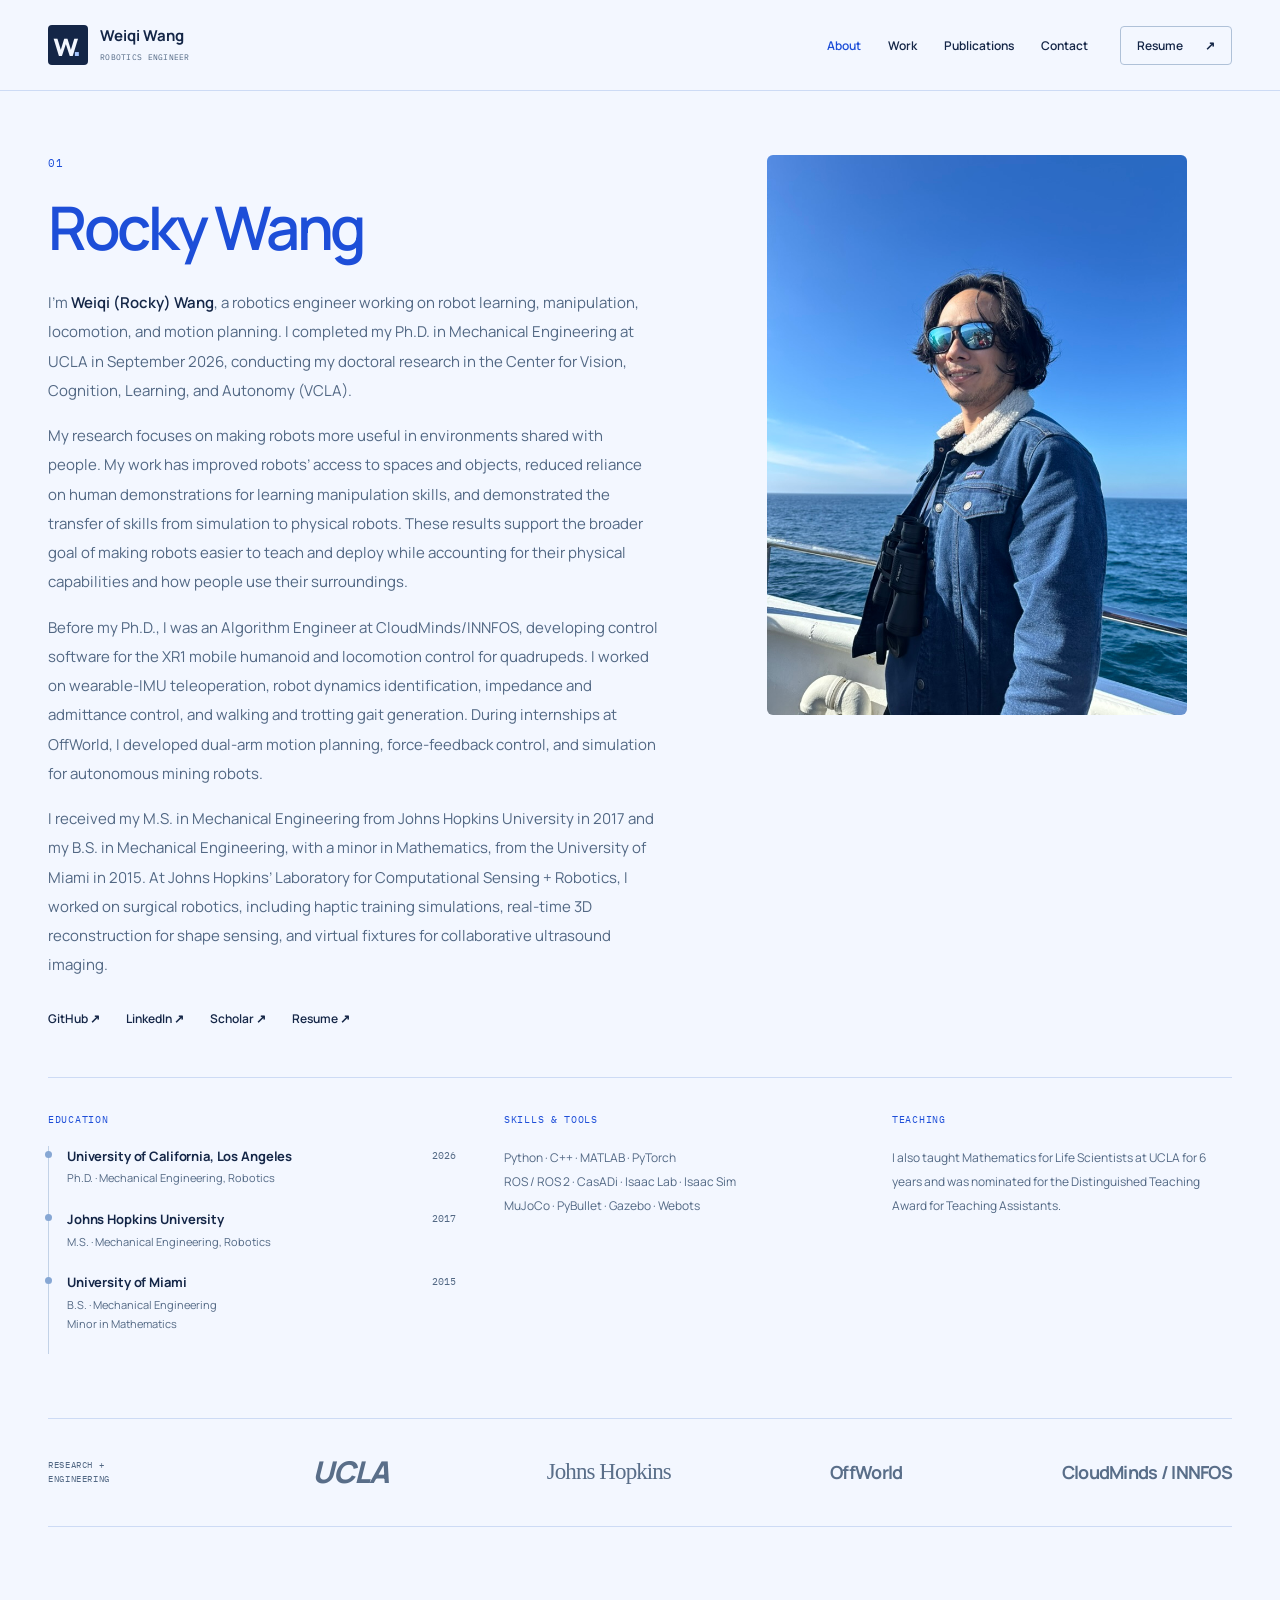
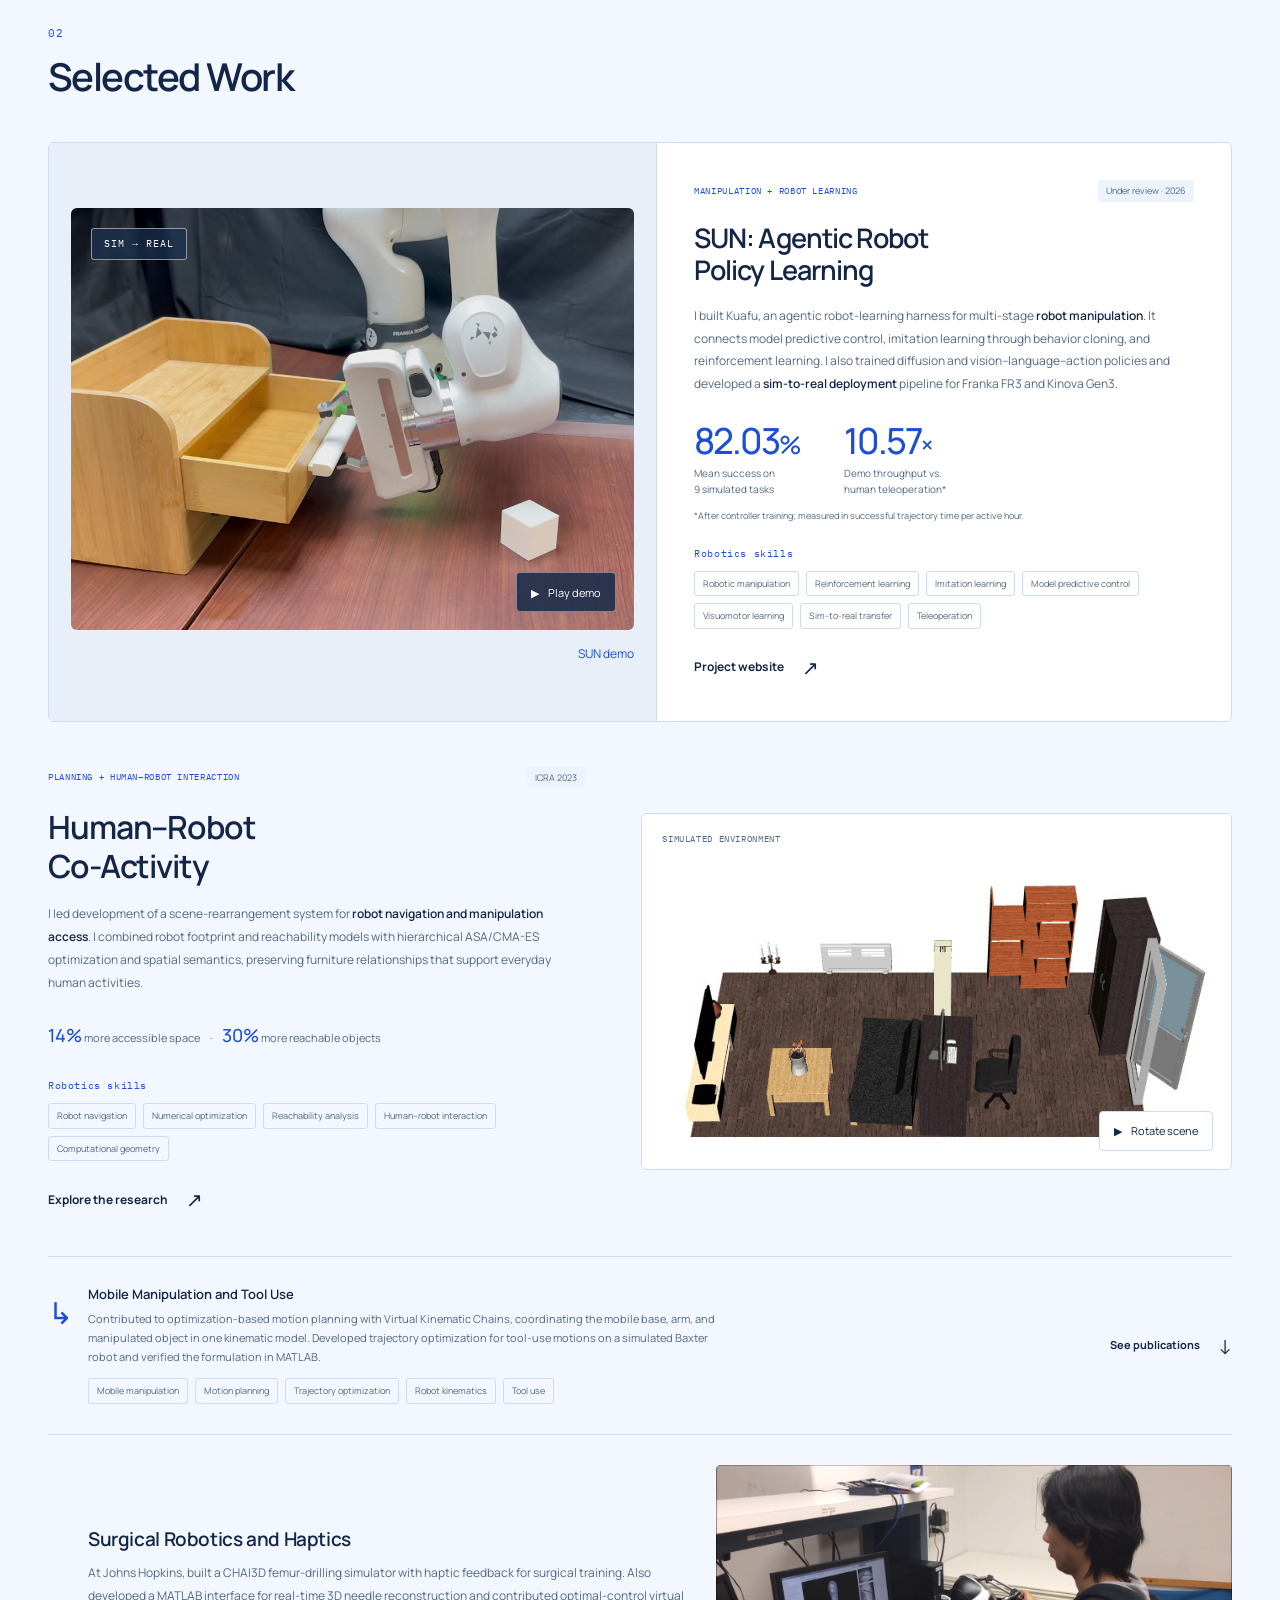
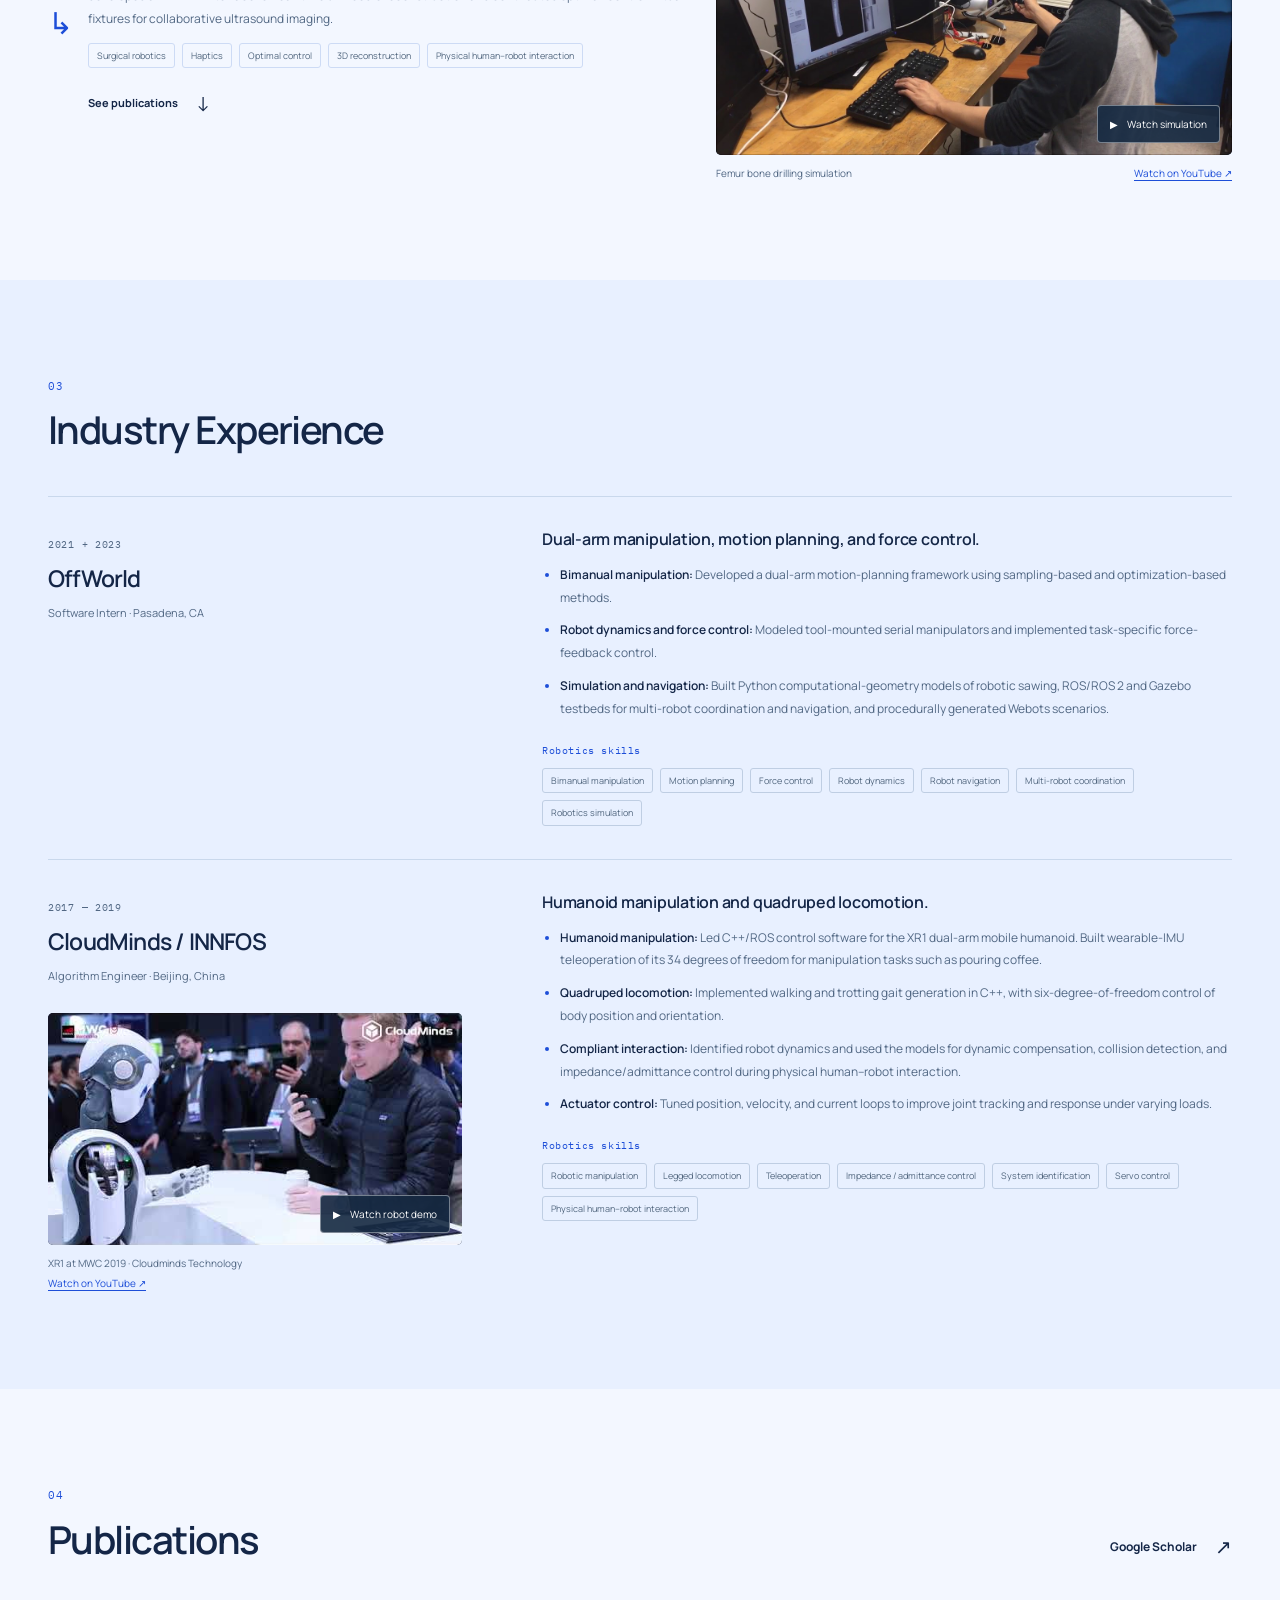
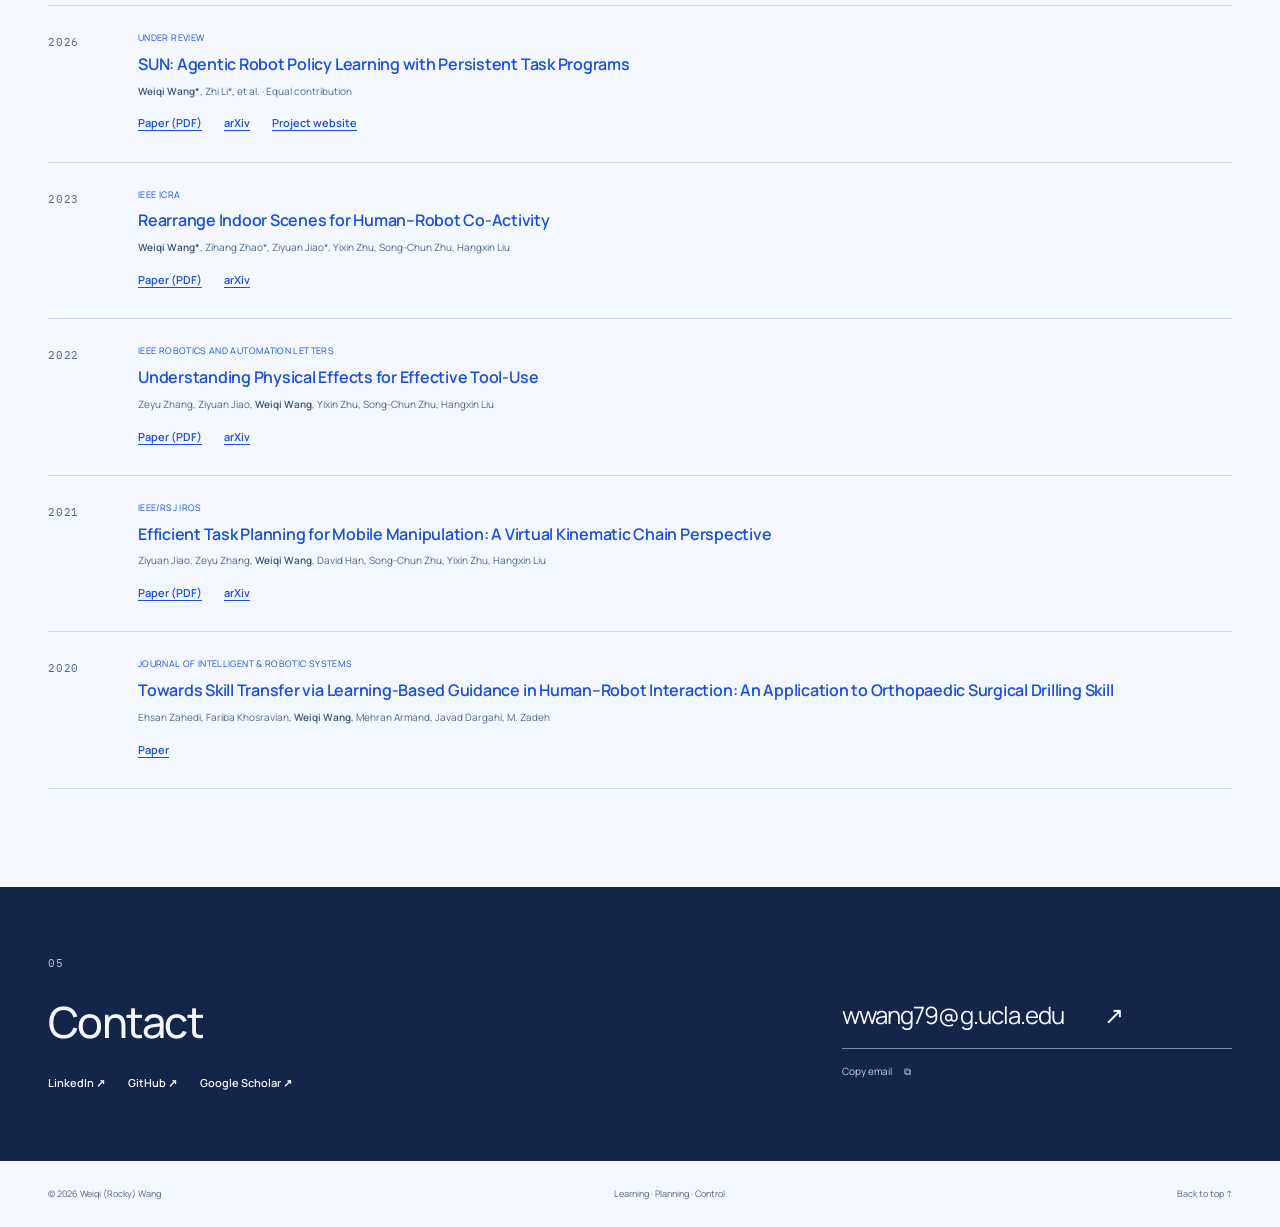
<file: index.html>
<!doctype html>
<html lang="en">
<head>
  <meta charset="utf-8">
  <meta name="viewport" content="width=device-width, initial-scale=1">
  <meta name="theme-color" content="#f3f7ff">
  <meta name="description" content="Weiqi (Rocky) Wang — robotics engineer, UCLA Ph.D. graduate. Robot learning, manipulation, model-based control, and sim-to-real deployment.">
  <meta property="og:title" content="Weiqi (Rocky) Wang · Robotics">
  <meta property="og:description" content="Meet Weiqi (Rocky) Wang, a UCLA Ph.D. graduate working in robot learning, planning, and control.">
  <meta property="og:type" content="website">
  <link rel="canonical" href="https://rayckey.github.io/">
  <meta property="og:url" content="https://rayckey.github.io/">
  <meta property="og:image" content="https://rayckey.github.io/assets/rocky-wang.jpg">
  <meta name="twitter:card" content="summary_large_image">
  <title>Weiqi (Rocky) Wang · Robotics</title>
  <link rel="icon" href="assets/favicon.svg?v=4d093eabb38e" type="image/svg+xml">
  <link rel="preload" href="assets/manrope.woff2" as="font" type="font/woff2" crossorigin>
  <link rel="stylesheet" href="assets/fonts.css">
  <link rel="stylesheet" href="styles.css?v=93c9e525212d">
  <script src="site.js" defer></script>
</head>
<body>
  <a class="skip-link" href="#main">Skip to content</a>
  <header class="site-header">
    <div class="container nav-row">
      <a class="wordmark" href="./" aria-label="Weiqi Wang, home"><span class="monogram" aria-hidden="true">w<span>.</span></span><span>Weiqi Wang<span class="wordmark-sub">ROBOTICS ENGINEER</span></span></a>
      <nav aria-label="Main navigation"><a href="#about">About</a><a href="#work">Work</a><a href="#publications">Publications</a><a href="#contact">Contact</a></nav>
      <a class="nav-resume" href="assets/Weiqi-Wang-Resume.pdf?v=91123d0ad238">Resume <span aria-hidden="true">↗</span></a>
    </div>
  </header>
  <main id="main">
    <section id="about" class="section container about-section" aria-labelledby="about-title">
      <div class="about-intro">
        <div class="about-heading">
          <p class="eyebrow">01</p>
          <h1 id="about-title">Rocky Wang</h1>
        </div>
        <div class="about-copy">
          <p>I’m <strong>Weiqi (Rocky) Wang</strong>, a robotics engineer working on robot learning, manipulation, locomotion, and motion planning. I completed my Ph.D. in Mechanical Engineering at UCLA in September 2026, conducting my doctoral research in the Center for Vision, Cognition, Learning, and Autonomy (VCLA).</p>
          <p>My research focuses on making robots more useful in environments shared with people. My work has improved robots’ access to spaces and objects, reduced reliance on human demonstrations for learning manipulation skills, and demonstrated the transfer of skills from simulation to physical robots. These results support the broader goal of making robots easier to teach and deploy while accounting for their physical capabilities and how people use their surroundings.</p>
          <p>Before my Ph.D., I was an Algorithm Engineer at CloudMinds/INNFOS, developing control software for the XR1 mobile humanoid and locomotion control for quadrupeds. I worked on wearable-IMU teleoperation, robot dynamics identification, impedance and admittance control, and walking and trotting gait generation. During internships at OffWorld, I developed dual-arm motion planning, force-feedback control, and simulation for autonomous mining robots.</p>
          <p>I received my M.S. in Mechanical Engineering from Johns Hopkins University in 2017 and my B.S. in Mechanical Engineering, with a minor in Mathematics, from the University of Miami in 2015. At Johns Hopkins’ Laboratory for Computational Sensing + Robotics, I worked on surgical robotics, including haptic training simulations, real-time 3D reconstruction for shape sensing, and virtual fixtures for collaborative ultrasound imaging.</p>
          <div class="social-links">
            <a href="https://github.com/Rayckey" target="_blank" rel="noopener noreferrer">GitHub ↗</a>
            <a href="https://www.linkedin.com/in/weiqiwang93" target="_blank" rel="noopener noreferrer">LinkedIn ↗</a>
            <a href="https://scholar.google.com/citations?hl=en&amp;user=P1fATLkAAAAJ" target="_blank" rel="noopener noreferrer">Scholar ↗</a>
            <a href="assets/Weiqi-Wang-Resume.pdf?v=91123d0ad238">Resume ↗</a>
          </div>
        </div>
      </div>
      <figure class="about-portrait">
        <img src="assets/rocky-wang.jpg" alt="Weiqi (Rocky) Wang on a boat, with the ocean behind him" width="768" height="1024" fetchpriority="high" decoding="async">
      </figure>
      <div class="about-details">
        <div class="education">
          <h2 class="mono">EDUCATION</h2>
          <div><span class="education-year">2026</span><h3>University of California, Los Angeles</h3><p>Ph.D. · Mechanical Engineering, Robotics</p></div>
          <div><span class="education-year">2017</span><h3>Johns Hopkins University</h3><p>M.S. · Mechanical Engineering, Robotics</p></div>
          <div><span class="education-year">2015</span><h3>University of Miami</h3><p>B.S. · Mechanical Engineering<br>Minor in Mathematics</p></div>
        </div>
        <div class="toolkit">
          <h2 class="mono">SKILLS &amp; TOOLS</h2>
          <p>Python · C++ · MATLAB · PyTorch<br>ROS / ROS 2 · CasADi · Isaac Lab · Isaac Sim<br>MuJoCo · PyBullet · Gazebo · Webots</p>
        </div>
        <div class="teaching">
          <h2 class="mono">TEACHING</h2>
          <p class="teaching-note">I also taught Mathematics for Life Scientists at UCLA for 6 years and was nominated for the Distinguished Teaching Award for Teaching Assistants.</p>
        </div>
      </div>
    </section>

    <div class="affiliation-band container" aria-label="Education and industry background"><span class="mono">RESEARCH + ENGINEERING</span><span class="affiliation ucla">UCLA</span><span class="affiliation hopkins">Johns Hopkins</span><span class="affiliation">OffWorld</span><span class="affiliation">CloudMinds / INNFOS</span></div>

    <section id="work" class="section container" aria-labelledby="work-title">
      <div class="section-heading"><div><p class="eyebrow">02</p><h2 id="work-title">Selected Work</h2></div></div>
      <article class="featured-project">
      <figure class="project-visual sun-demo">
        <div class="hero-media">
          <video id="hero-video" poster="assets/franka-hardware.jpg" preload="none" muted playsinline aria-label="Franka robot opens a drawer and places a cube inside; source footage at five times speed" aria-describedby="hero-caption"><source src="assets/franka-demo.mp4" type="video/mp4"></video>
          <span class="media-label">SIM → REAL</span>
          <button class="media-toggle" data-video="hero-video" aria-label="Play hardware demo" aria-pressed="false"><span aria-hidden="true">▶</span> Play demo</button>
        </div>
        <figcaption id="hero-caption"><a class="caption-link" href="projects/sun.html#project-video">SUN demo</a></figcaption>
      </figure>
        <div class="project-copy"><div class="project-kicker"><span class="mono">MANIPULATION + ROBOT LEARNING</span><span class="badge">Under review · 2026</span></div><h3><a href="projects/sun.html">SUN: Agentic Robot<br>Policy Learning</a></h3><p>I built Kuafu, an agentic robot-learning harness for multi-stage <strong>robot manipulation</strong>. It connects model predictive control, imitation learning through behavior cloning, and reinforcement learning. I also trained diffusion and vision–language–action policies and developed a <strong>sim-to-real deployment</strong> pipeline for Franka FR3 and Kinova Gen3.</p><div class="project-metrics"><div><strong>82.03<span>%</span></strong><span>Mean success on<br>9 simulated tasks</span></div><div><strong>10.57<span>×</span></strong><span>Demo throughput vs.<br>human teleoperation*</span></div></div><p class="metric-footnote">*After controller training; measured in successful trajectory time per active hour.</p><p class="skills-label">Robotics skills</p><ul class="tags" aria-label="SUN robotics skills"><li>Robotic manipulation</li><li>Reinforcement learning</li><li>Imitation learning</li><li>Model predictive control</li><li>Visuomotor learning</li><li>Sim-to-real transfer</li><li>Teleoperation</li></ul><div class="project-links"><a class="text-link" href="https://kuafu-robo.github.io/" target="_blank" rel="noopener noreferrer">Project website <span aria-hidden="true">↗</span></a></div></div>
      </article>
      <article class="secondary-project">
        <div class="coactivity-media"><video id="room-video" poster="assets/coactivity.jpg" preload="none" muted loop playsinline aria-label="Rotating visualization of an optimized indoor room layout"><source src="assets/coactivity.mp4" type="video/mp4"></video><button class="media-toggle light" data-video="room-video" aria-label="Play room visualization" aria-pressed="false"><span aria-hidden="true">▶</span> Rotate scene</button><span class="scene-label mono">SIMULATED ENVIRONMENT</span></div>
        <div class="project-copy"><div class="project-kicker"><span class="mono">PLANNING + HUMAN–ROBOT INTERACTION</span><span class="badge">ICRA 2023</span></div><h3><a href="projects/coactivity.html">Human–Robot<br>Co-Activity</a></h3><p>I led development of a scene-rearrangement system for <strong>robot navigation and manipulation access</strong>. I combined robot footprint and reachability models with hierarchical ASA/CMA-ES optimization and spatial semantics, preserving furniture relationships that support everyday human activities.</p><div class="inline-result"><strong>14%</strong> more accessible space <span>·</span> <strong>30%</strong> more reachable objects</div><p class="skills-label">Robotics skills</p><ul class="tags" aria-label="Co-activity robotics skills"><li>Robot navigation</li><li>Numerical optimization</li><li>Reachability analysis</li><li>Human–robot interaction</li><li>Computational geometry</li></ul><a class="text-link" href="projects/coactivity.html">Explore the research <span aria-hidden="true">↗</span></a></div>
      </article>
      <article class="research-note"><span class="research-note-symbol" aria-hidden="true">↳</span><div><h3>Mobile Manipulation and Tool Use</h3><p>Contributed to optimization-based motion planning with Virtual Kinematic Chains, coordinating the mobile base, arm, and manipulated object in one kinematic model. Developed trajectory optimization for tool-use motions on a simulated Baxter robot and verified the formulation in MATLAB.</p><ul class="tags" aria-label="Mobile manipulation and tool-use skills"><li>Mobile manipulation</li><li>Motion planning</li><li>Trajectory optimization</li><li>Robot kinematics</li><li>Tool use</li></ul></div><a class="text-link" href="#publications">See publications <span aria-hidden="true">↓</span></a></article>
      <article id="surgical-robotics" class="research-note research-note-media" aria-labelledby="surgical-robotics-title">
        <span class="research-note-symbol" aria-hidden="true">↳</span>
        <div>
          <h3 id="surgical-robotics-title">Surgical Robotics and Haptics</h3>
          <p>At Johns Hopkins, built a CHAI3D femur-drilling simulator with haptic feedback for surgical training. Also developed a MATLAB interface for real-time 3D needle reconstruction and contributed optimal-control virtual fixtures for collaborative ultrasound imaging.</p>
          <ul class="tags" aria-label="Surgical robotics skills"><li>Surgical robotics</li><li>Haptics</li><li>Optimal control</li><li>3D reconstruction</li><li>Physical human–robot interaction</li></ul>
          <a class="text-link" href="#publications">See publications <span aria-hidden="true">↓</span></a>
        </div>
        <figure class="research-video">
          <div class="youtube-frame">
            <a class="youtube-launch" href="https://www.youtube.com/watch?v=XEU5k1lSgUs" target="_blank" rel="noopener noreferrer" data-youtube="XEU5k1lSgUs" data-video-title="Femur Bone Drilling Simulation" aria-label="Watch femur bone drilling simulation">
              <img src="assets/femur-drilling.jpg" width="1280" height="720" alt="Using a haptic device to interact with a virtual femur in the drilling simulator" loading="lazy">
              <span class="youtube-play"><span aria-hidden="true">▶</span> Watch simulation</span>
            </a>
          </div>
          <figcaption><span>Femur bone drilling simulation</span><a href="https://www.youtube.com/watch?v=XEU5k1lSgUs" target="_blank" rel="noopener noreferrer">Watch on YouTube ↗</a></figcaption>
        </figure>
      </article>
    </section>

    <section class="experience-section" aria-labelledby="experience-title"><div class="container section"><div class="section-heading"><div><p class="eyebrow">03</p><h2 id="experience-title">Industry Experience</h2></div></div>
      <div class="experience-row"><div class="experience-meta"><span class="mono">2021 + 2023</span><h3>OffWorld</h3><span>Software Intern · Pasadena, CA</span></div><div class="experience-detail"><h4>Dual-arm manipulation, motion planning, and force control.</h4>
          <ul class="experience-points">
            <li><strong>Bimanual manipulation:</strong> Developed a dual-arm motion-planning framework using sampling-based and optimization-based methods.</li>
            <li><strong>Robot dynamics and force control:</strong> Modeled tool-mounted serial manipulators and implemented task-specific force-feedback control.</li>
            <li><strong>Simulation and navigation:</strong> Built Python computational-geometry models of robotic sawing, ROS/ROS 2 and Gazebo testbeds for multi-robot coordination and navigation, and procedurally generated Webots scenarios.</li>
          </ul>
          <p class="skills-label">Robotics skills</p><ul class="tags" aria-label="OffWorld robotics skills"><li>Bimanual manipulation</li><li>Motion planning</li><li>Force control</li><li>Robot dynamics</li><li>Robot navigation</li><li>Multi-robot coordination</li><li>Robotics simulation</li></ul></div></div>
      <div class="experience-row"><div class="experience-meta"><span class="mono">2017 — 2019</span><h3>CloudMinds / INNFOS</h3><span>Algorithm Engineer · Beijing, China</span>
          <figure class="industry-video">
            <div class="youtube-frame">
              <a class="youtube-launch" href="https://www.youtube.com/watch?v=fLJyO_HKgtE" target="_blank" rel="noopener noreferrer" data-youtube="fLJyO_HKgtE" data-video-title="CloudMinds XR1 at MWC 2019" aria-label="Watch CloudMinds XR1 at MWC 2019">
                <img src="assets/cloudminds-xr1.jpg" width="480" height="360" alt="XR1 service robot at the CloudMinds Mobile World Congress demonstration" loading="lazy">
                <span class="youtube-play"><span aria-hidden="true">▶</span> Watch robot demo</span>
              </a>
            </div>
            <figcaption><span>XR1 at MWC 2019 · Cloudminds Technology</span><a href="https://www.youtube.com/watch?v=fLJyO_HKgtE" target="_blank" rel="noopener noreferrer">Watch on YouTube ↗</a></figcaption>
          </figure>
        </div><div class="experience-detail"><h4>Humanoid manipulation and quadruped locomotion.</h4>
          <ul class="experience-points">
            <li><strong>Humanoid manipulation:</strong> Led C++/ROS control software for the XR1 dual-arm mobile humanoid. Built wearable-IMU teleoperation of its 34 degrees of freedom for manipulation tasks such as pouring coffee.</li>
            <li><strong>Quadruped locomotion:</strong> Implemented walking and trotting gait generation in C++, with six-degree-of-freedom control of body position and orientation.</li>
            <li><strong>Compliant interaction:</strong> Identified robot dynamics and used the models for dynamic compensation, collision detection, and impedance/admittance control during physical human–robot interaction.</li>
            <li><strong>Actuator control:</strong> Tuned position, velocity, and current loops to improve joint tracking and response under varying loads.</li>
          </ul>
          <p class="skills-label">Robotics skills</p><ul class="tags" aria-label="CloudMinds and INNFOS robotics skills"><li>Robotic manipulation</li><li>Legged locomotion</li><li>Teleoperation</li><li>Impedance / admittance control</li><li>System identification</li><li>Servo control</li><li>Physical human–robot interaction</li></ul></div></div>
    </div></section>

    <section id="publications" class="section container publications-section" aria-labelledby="publications-title"><div class="section-heading"><div><p class="eyebrow">04</p><h2 id="publications-title">Publications</h2></div><a class="text-link" href="https://scholar.google.com/citations?hl=en&amp;user=P1fATLkAAAAJ" target="_blank" rel="noopener noreferrer">Google Scholar <span aria-hidden="true">↗</span></a></div><div class="publication-list">
      <article class="publication"><span class="pub-year mono">2026</span><div>
        <p class="pub-venue">Under review</p><h3><a href="https://arxiv.org/abs/2608.31167" target="_blank" rel="noopener noreferrer">SUN: Agentic Robot Policy Learning with Persistent Task Programs</a></h3><p><strong>Weiqi Wang*</strong>, Zhi Li*, et al. <span class="muted">· Equal contribution</span></p>
        <div class="pub-links"><a href="https://kuafu-robo.github.io/assets/paper/SUN.pdf" target="_blank" rel="noopener noreferrer">Paper (PDF)</a><a href="https://arxiv.org/abs/2608.31167" target="_blank" rel="noopener noreferrer">arXiv</a><a href="https://kuafu-robo.github.io/" target="_blank" rel="noopener noreferrer">Project website</a></div>
      </div></article>
      <article class="publication"><span class="pub-year mono">2023</span><div>
        <p class="pub-venue">IEEE ICRA</p><h3><a href="https://arxiv.org/abs/2303.05676" target="_blank" rel="noopener noreferrer">Rearrange Indoor Scenes for Human–Robot Co-Activity</a></h3><p><strong>Weiqi Wang*</strong>, Zihang Zhao*, Ziyuan Jiao*, Yixin Zhu, Song-Chun Zhu, Hangxin Liu</p>
        <div class="pub-links"><a href="https://arxiv.org/pdf/2303.05676" target="_blank" rel="noopener noreferrer">Paper (PDF)</a><a href="https://arxiv.org/abs/2303.05676" target="_blank" rel="noopener noreferrer">arXiv</a></div>
      </div></article>
      <article class="publication"><span class="pub-year mono">2022</span><div>
        <p class="pub-venue">IEEE Robotics and Automation Letters</p><h3><a href="https://arxiv.org/abs/2206.14998" target="_blank" rel="noopener noreferrer">Understanding Physical Effects for Effective Tool-Use</a></h3><p>Zeyu Zhang, Ziyuan Jiao, <strong>Weiqi Wang</strong>, Yixin Zhu, Song-Chun Zhu, Hangxin Liu</p>
        <div class="pub-links"><a href="https://arxiv.org/pdf/2206.14998" target="_blank" rel="noopener noreferrer">Paper (PDF)</a><a href="https://arxiv.org/abs/2206.14998" target="_blank" rel="noopener noreferrer">arXiv</a></div>
      </div></article>
      <article class="publication"><span class="pub-year mono">2021</span><div>
        <p class="pub-venue">IEEE/RSJ IROS</p><h3><a href="https://arxiv.org/abs/2108.01259" target="_blank" rel="noopener noreferrer">Efficient Task Planning for Mobile Manipulation: A Virtual Kinematic Chain Perspective</a></h3><p>Ziyuan Jiao, Zeyu Zhang, <strong>Weiqi Wang</strong>, David Han, Song-Chun Zhu, Yixin Zhu, Hangxin Liu</p>
        <div class="pub-links"><a href="https://arxiv.org/pdf/2108.01259" target="_blank" rel="noopener noreferrer">Paper (PDF)</a><a href="https://arxiv.org/abs/2108.01259" target="_blank" rel="noopener noreferrer">arXiv</a></div>
      </div></article>
      <article class="publication"><span class="pub-year mono">2020</span><div>
        <p class="pub-venue">Journal of Intelligent &amp; Robotic Systems</p><h3><a href="https://doi.org/10.1007/s10846-019-01082-2" target="_blank" rel="noopener noreferrer">Towards Skill Transfer via Learning-Based Guidance in Human–Robot Interaction: An Application to Orthopaedic Surgical Drilling Skill</a></h3><p>Ehsan Zahedi, Fariba Khosravian, <strong>Weiqi Wang</strong>, Mehran Armand, Javad Dargahi, M. Zadeh</p>
        <div class="pub-links"><a href="https://doi.org/10.1007/s10846-019-01082-2" target="_blank" rel="noopener noreferrer">Paper</a></div>
      </div></article>
    </div></section>

    <section id="contact" class="contact-section"><div class="container"><p class="eyebrow">05</p><div class="contact-grid"><div><h2>Contact</h2><div class="social-links" aria-label="Professional profiles"><a href="https://www.linkedin.com/in/weiqiwang93" target="_blank" rel="noopener noreferrer">LinkedIn ↗</a><a href="https://github.com/Rayckey" target="_blank" rel="noopener noreferrer">GitHub ↗</a><a href="https://scholar.google.com/citations?hl=en&amp;user=P1fATLkAAAAJ" target="_blank" rel="noopener noreferrer">Google Scholar ↗</a></div></div><div class="contact-actions"><a class="contact-email" href="mailto:wwang79@g.ucla.edu">wwang79@g.ucla.edu <span aria-hidden="true">↗</span></a><button class="copy-email" data-copy="wwang79@g.ucla.edu">Copy email <span aria-hidden="true">⧉</span></button><span class="copy-feedback" role="status" aria-live="polite"></span></div></div></div></section>
  </main>
  <footer class="site-footer container"><span>© <span data-year>2026</span> Weiqi (Rocky) Wang</span><span>Learning · Planning · Control</span><a href="#main">Back to top ↑</a></footer>
</body>
</html>
</file>
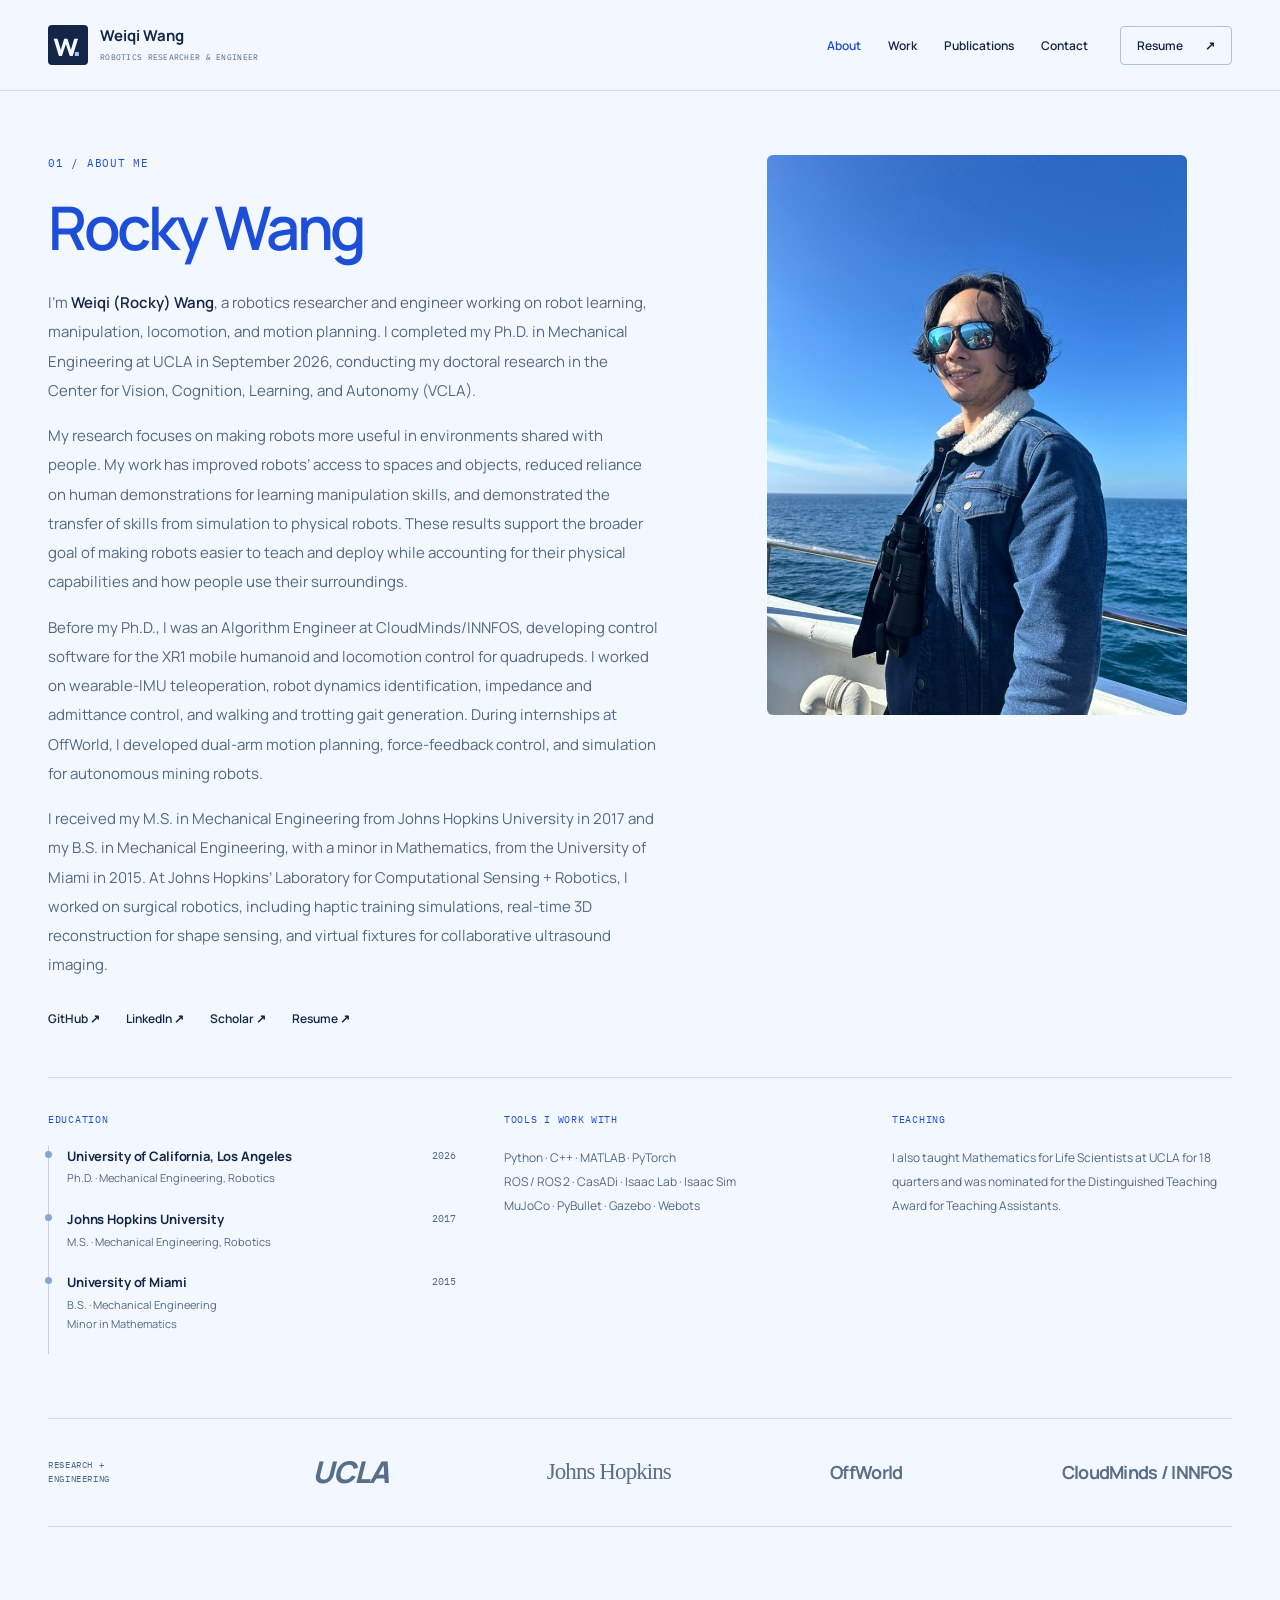
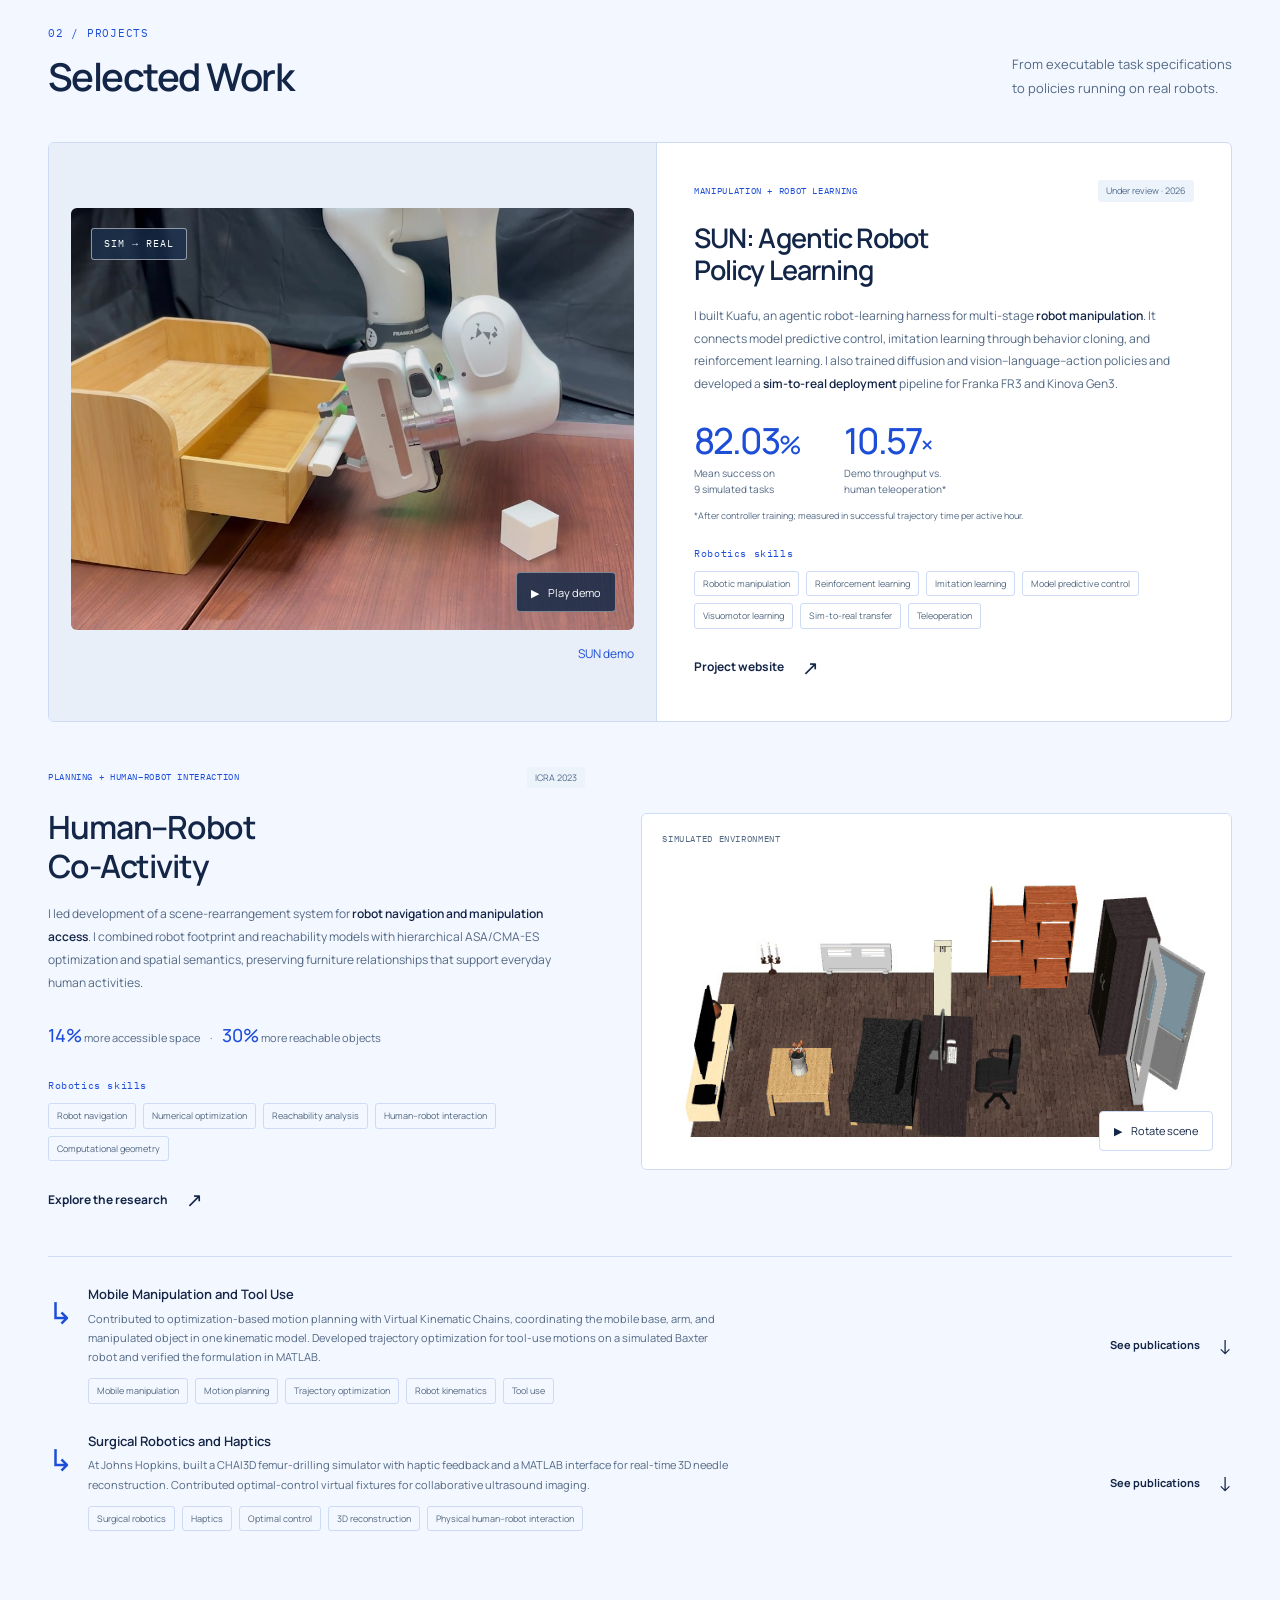
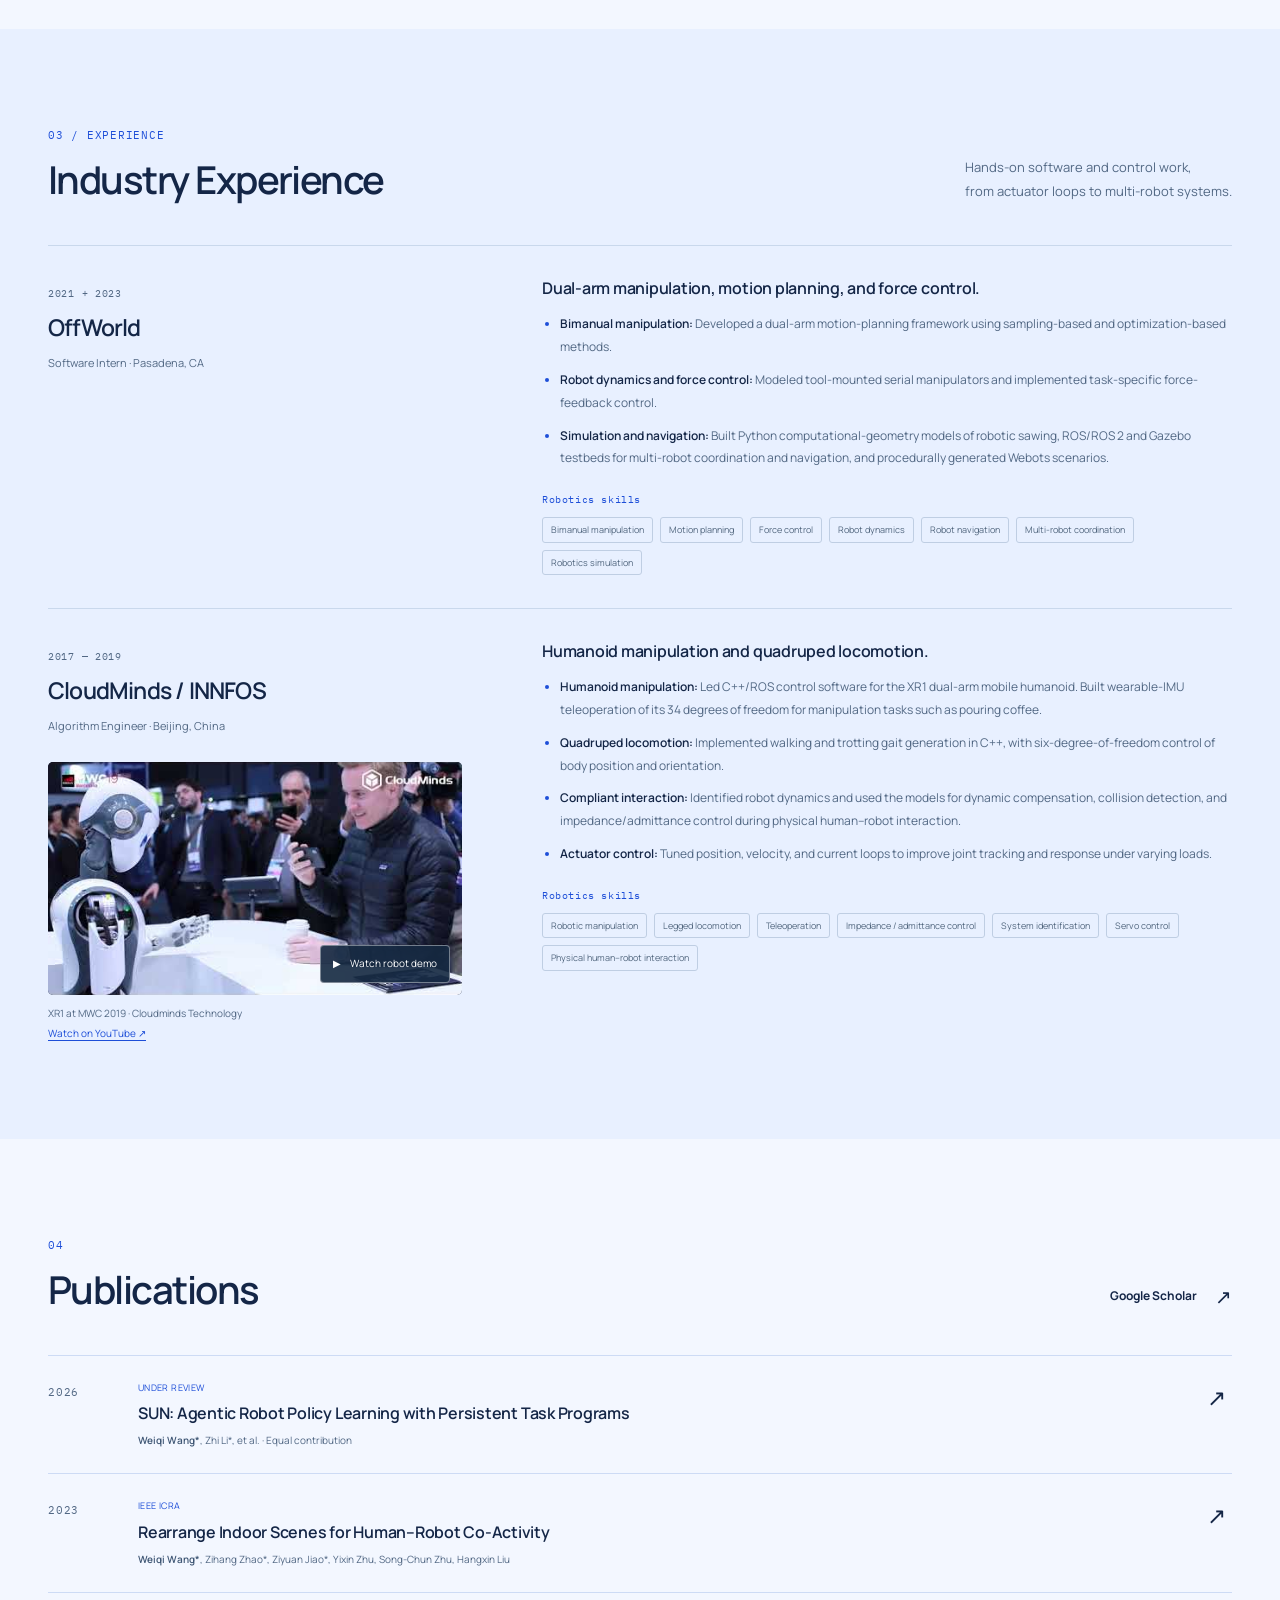
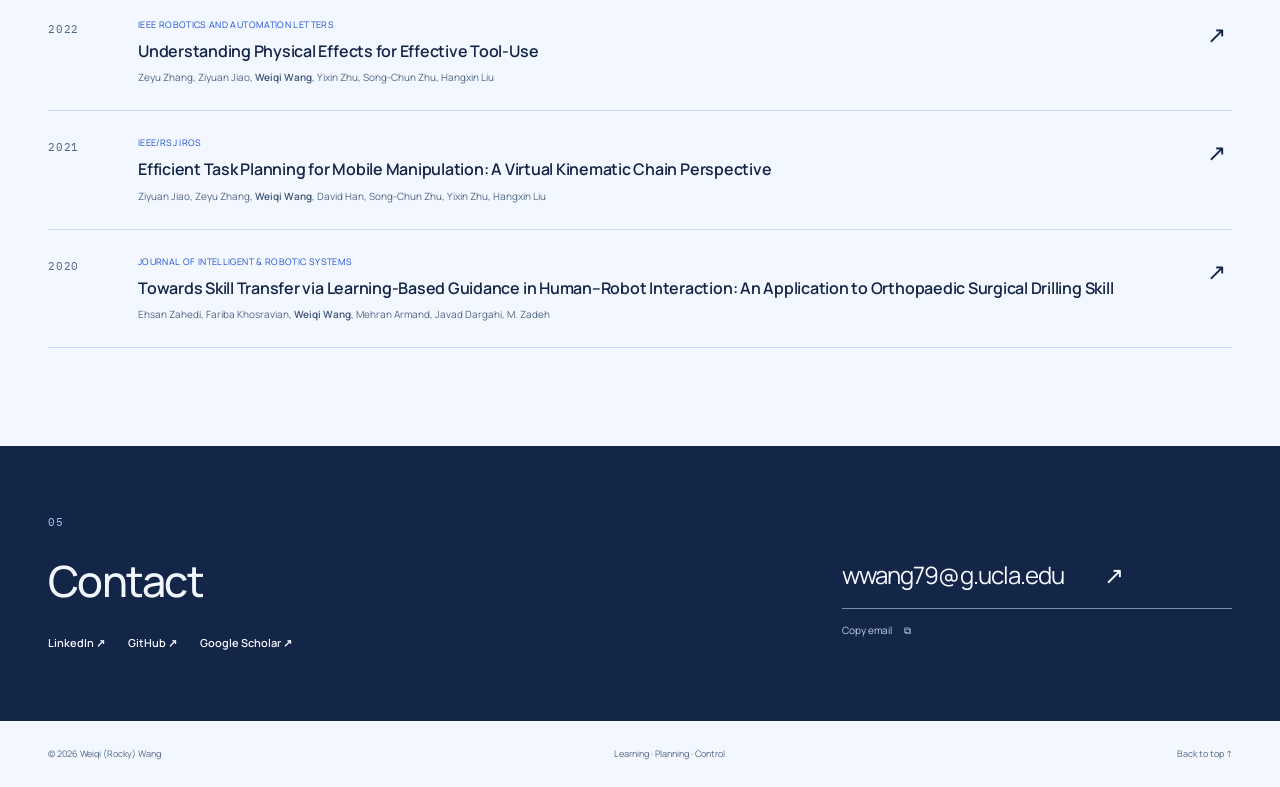
<file: public/index.html>
<!doctype html>
<html lang="en">
<head>
  <meta charset="utf-8">
  <meta name="viewport" content="width=device-width, initial-scale=1">
  <meta name="theme-color" content="#f3f7ff">
  <meta name="description" content="Weiqi (Rocky) Wang — robotics researcher and engineer, UCLA Ph.D. graduate. Robot learning, manipulation, model-based control, and sim-to-real deployment.">
  <meta property="og:title" content="Weiqi (Rocky) Wang · Robotics">
  <meta property="og:description" content="Meet Weiqi (Rocky) Wang, a UCLA Ph.D. graduate working in robot learning, planning, and control.">
  <meta property="og:type" content="website">
  <link rel="canonical" href="https://rayckey.github.io/">
  <meta property="og:url" content="https://rayckey.github.io/">
  <meta property="og:image" content="https://rayckey.github.io/assets/rocky-wang.jpg">
  <meta name="twitter:card" content="summary_large_image">
  <title>Weiqi (Rocky) Wang · Robotics</title>
  <link rel="icon" href="assets/favicon.svg?v=4d093eabb38e" type="image/svg+xml">
  <link rel="preload" href="assets/manrope.woff2" as="font" type="font/woff2" crossorigin>
  <link rel="stylesheet" href="assets/fonts.css">
  <link rel="stylesheet" href="styles.css?v=2ec96654fc91">
  <script src="site.js" defer></script>
</head>
<body>
  <a class="skip-link" href="#main">Skip to content</a>
  <header class="site-header">
    <div class="container nav-row">
      <a class="wordmark" href="./" aria-label="Weiqi Wang, home"><span class="monogram" aria-hidden="true">w<span>.</span></span><span>Weiqi Wang<span class="wordmark-sub">ROBOTICS RESEARCHER & ENGINEER</span></span></a>
      <nav aria-label="Main navigation"><a href="#about">About</a><a href="#work">Work</a><a href="#publications">Publications</a><a href="#contact">Contact</a></nav>
      <a class="nav-resume" href="assets/Weiqi-Wang-Resume.pdf">Resume <span aria-hidden="true">↗</span></a>
    </div>
  </header>
  <main id="main">
    <section id="about" class="section container about-section" aria-labelledby="about-title">
      <div class="about-intro">
        <div class="about-heading">
          <p class="eyebrow">01 / ABOUT ME</p>
          <h1 id="about-title">Rocky Wang</h1>
        </div>
        <div class="about-copy">
          <p>I’m <strong>Weiqi (Rocky) Wang</strong>, a robotics researcher and engineer working on robot learning, manipulation, locomotion, and motion planning. I completed my Ph.D. in Mechanical Engineering at UCLA in September 2026, conducting my doctoral research in the Center for Vision, Cognition, Learning, and Autonomy (VCLA).</p>
          <p>My research focuses on making robots more useful in environments shared with people. My work has improved robots’ access to spaces and objects, reduced reliance on human demonstrations for learning manipulation skills, and demonstrated the transfer of skills from simulation to physical robots. These results support the broader goal of making robots easier to teach and deploy while accounting for their physical capabilities and how people use their surroundings.</p>
          <p>Before my Ph.D., I was an Algorithm Engineer at CloudMinds/INNFOS, developing control software for the XR1 mobile humanoid and locomotion control for quadrupeds. I worked on wearable-IMU teleoperation, robot dynamics identification, impedance and admittance control, and walking and trotting gait generation. During internships at OffWorld, I developed dual-arm motion planning, force-feedback control, and simulation for autonomous mining robots.</p>
          <p>I received my M.S. in Mechanical Engineering from Johns Hopkins University in 2017 and my B.S. in Mechanical Engineering, with a minor in Mathematics, from the University of Miami in 2015. At Johns Hopkins’ Laboratory for Computational Sensing + Robotics, I worked on surgical robotics, including haptic training simulations, real-time 3D reconstruction for shape sensing, and virtual fixtures for collaborative ultrasound imaging.</p>
          <div class="social-links">
            <a href="https://github.com/Rayckey" target="_blank" rel="noopener noreferrer">GitHub ↗</a>
            <a href="https://www.linkedin.com/in/weiqiwang93" target="_blank" rel="noopener noreferrer">LinkedIn ↗</a>
            <a href="https://scholar.google.com/citations?hl=en&amp;user=P1fATLkAAAAJ" target="_blank" rel="noopener noreferrer">Scholar ↗</a>
            <a href="assets/Weiqi-Wang-Resume.pdf">Resume ↗</a>
          </div>
        </div>
      </div>
      <figure class="about-portrait">
        <img src="assets/rocky-wang.jpg" alt="Weiqi (Rocky) Wang on a boat, with the ocean behind him" width="768" height="1024" fetchpriority="high" decoding="async">
      </figure>
      <div class="about-details">
        <div class="education">
          <h2 class="mono">EDUCATION</h2>
          <div><span class="education-year">2026</span><h3>University of California, Los Angeles</h3><p>Ph.D. · Mechanical Engineering, Robotics</p></div>
          <div><span class="education-year">2017</span><h3>Johns Hopkins University</h3><p>M.S. · Mechanical Engineering, Robotics</p></div>
          <div><span class="education-year">2015</span><h3>University of Miami</h3><p>B.S. · Mechanical Engineering<br>Minor in Mathematics</p></div>
        </div>
        <div class="toolkit">
          <h2 class="mono">TOOLS I WORK WITH</h2>
          <p>Python · C++ · MATLAB · PyTorch<br>ROS / ROS 2 · CasADi · Isaac Lab · Isaac Sim<br>MuJoCo · PyBullet · Gazebo · Webots</p>
        </div>
        <div class="teaching">
          <h2 class="mono">TEACHING</h2>
          <p class="teaching-note">I also taught Mathematics for Life Scientists at UCLA for 18 quarters and was nominated for the Distinguished Teaching Award for Teaching Assistants.</p>
        </div>
      </div>
    </section>

    <div class="affiliation-band container" aria-label="Education and industry background"><span class="mono">RESEARCH + ENGINEERING</span><span class="affiliation ucla">UCLA</span><span class="affiliation hopkins">Johns Hopkins</span><span class="affiliation">OffWorld</span><span class="affiliation">CloudMinds / INNFOS</span></div>

    <section id="work" class="section container" aria-labelledby="work-title">
      <div class="section-heading"><div><p class="eyebrow">02 / PROJECTS</p><h2 id="work-title">Selected Work</h2></div><p>From executable task specifications<br>to policies running on real robots.</p></div>
      <article class="featured-project">
      <figure class="project-visual sun-demo">
        <div class="hero-media">
          <video id="hero-video" poster="assets/franka-hardware.jpg" preload="none" muted playsinline aria-label="Franka robot opens a drawer and places a cube inside; source footage at five times speed" aria-describedby="hero-caption"><source src="assets/franka-demo.mp4" type="video/mp4"></video>
          <span class="media-label">SIM → REAL</span>
          <button class="media-toggle" data-video="hero-video" aria-label="Play hardware demo" aria-pressed="false"><span aria-hidden="true">▶</span> Play demo</button>
        </div>
        <figcaption id="hero-caption"><a class="caption-link" href="projects/sun.html#project-video">SUN demo</a></figcaption>
      </figure>
        <div class="project-copy"><div class="project-kicker"><span class="mono">MANIPULATION + ROBOT LEARNING</span><span class="badge">Under review · 2026</span></div><h3><a href="projects/sun.html">SUN: Agentic Robot<br>Policy Learning</a></h3><p>I built Kuafu, an agentic robot-learning harness for multi-stage <strong>robot manipulation</strong>. It connects model predictive control, imitation learning through behavior cloning, and reinforcement learning. I also trained diffusion and vision–language–action policies and developed a <strong>sim-to-real deployment</strong> pipeline for Franka FR3 and Kinova Gen3.</p><div class="project-metrics"><div><strong>82.03<span>%</span></strong><span>Mean success on<br>9 simulated tasks</span></div><div><strong>10.57<span>×</span></strong><span>Demo throughput vs.<br>human teleoperation*</span></div></div><p class="metric-footnote">*After controller training; measured in successful trajectory time per active hour.</p><p class="skills-label">Robotics skills</p><ul class="tags" aria-label="SUN robotics skills"><li>Robotic manipulation</li><li>Reinforcement learning</li><li>Imitation learning</li><li>Model predictive control</li><li>Visuomotor learning</li><li>Sim-to-real transfer</li><li>Teleoperation</li></ul><div class="project-links"><a class="text-link" href="https://kuafu-robo.github.io/" target="_blank" rel="noopener noreferrer">Project website <span aria-hidden="true">↗</span></a></div></div>
      </article>
      <article class="secondary-project">
        <div class="coactivity-media"><video id="room-video" poster="assets/coactivity.jpg" preload="none" muted loop playsinline aria-label="Rotating visualization of an optimized indoor room layout"><source src="assets/coactivity.mp4" type="video/mp4"></video><button class="media-toggle light" data-video="room-video" aria-label="Play room visualization" aria-pressed="false"><span aria-hidden="true">▶</span> Rotate scene</button><span class="scene-label mono">SIMULATED ENVIRONMENT</span></div>
        <div class="project-copy"><div class="project-kicker"><span class="mono">PLANNING + HUMAN–ROBOT INTERACTION</span><span class="badge">ICRA 2023</span></div><h3><a href="projects/coactivity.html">Human–Robot<br>Co-Activity</a></h3><p>I led development of a scene-rearrangement system for <strong>robot navigation and manipulation access</strong>. I combined robot footprint and reachability models with hierarchical ASA/CMA-ES optimization and spatial semantics, preserving furniture relationships that support everyday human activities.</p><div class="inline-result"><strong>14%</strong> more accessible space <span>·</span> <strong>30%</strong> more reachable objects</div><p class="skills-label">Robotics skills</p><ul class="tags" aria-label="Co-activity robotics skills"><li>Robot navigation</li><li>Numerical optimization</li><li>Reachability analysis</li><li>Human–robot interaction</li><li>Computational geometry</li></ul><a class="text-link" href="projects/coactivity.html">Explore the research <span aria-hidden="true">↗</span></a></div>
      </article>
      <article class="research-note"><span class="research-note-symbol" aria-hidden="true">↳</span><div><h3>Mobile Manipulation and Tool Use</h3><p>Contributed to optimization-based motion planning with Virtual Kinematic Chains, coordinating the mobile base, arm, and manipulated object in one kinematic model. Developed trajectory optimization for tool-use motions on a simulated Baxter robot and verified the formulation in MATLAB.</p><ul class="tags" aria-label="Mobile manipulation and tool-use skills"><li>Mobile manipulation</li><li>Motion planning</li><li>Trajectory optimization</li><li>Robot kinematics</li><li>Tool use</li></ul></div><a class="text-link" href="#publications">See publications <span aria-hidden="true">↓</span></a></article>
      <article class="research-note"><span class="research-note-symbol" aria-hidden="true">↳</span><div><h3>Surgical Robotics and Haptics</h3><p>At Johns Hopkins, built a CHAI3D femur-drilling simulator with haptic feedback and a MATLAB interface for real-time 3D needle reconstruction. Contributed optimal-control virtual fixtures for collaborative ultrasound imaging.</p><ul class="tags" aria-label="Surgical robotics skills"><li>Surgical robotics</li><li>Haptics</li><li>Optimal control</li><li>3D reconstruction</li><li>Physical human–robot interaction</li></ul></div><a class="text-link" href="#publications">See publications <span aria-hidden="true">↓</span></a></article>
    </section>

    <section class="experience-section" aria-labelledby="experience-title"><div class="container section"><div class="section-heading"><div><p class="eyebrow">03 / EXPERIENCE</p><h2 id="experience-title">Industry Experience</h2></div><p>Hands-on software and control work,<br>from actuator loops to multi-robot systems.</p></div>
      <div class="experience-row"><div class="experience-meta"><span class="mono">2021 + 2023</span><h3>OffWorld</h3><span>Software Intern · Pasadena, CA</span></div><div class="experience-detail"><h4>Dual-arm manipulation, motion planning, and force control.</h4>
          <ul class="experience-points">
            <li><strong>Bimanual manipulation:</strong> Developed a dual-arm motion-planning framework using sampling-based and optimization-based methods.</li>
            <li><strong>Robot dynamics and force control:</strong> Modeled tool-mounted serial manipulators and implemented task-specific force-feedback control.</li>
            <li><strong>Simulation and navigation:</strong> Built Python computational-geometry models of robotic sawing, ROS/ROS 2 and Gazebo testbeds for multi-robot coordination and navigation, and procedurally generated Webots scenarios.</li>
          </ul>
          <p class="skills-label">Robotics skills</p><ul class="tags" aria-label="OffWorld robotics skills"><li>Bimanual manipulation</li><li>Motion planning</li><li>Force control</li><li>Robot dynamics</li><li>Robot navigation</li><li>Multi-robot coordination</li><li>Robotics simulation</li></ul></div></div>
      <div class="experience-row"><div class="experience-meta"><span class="mono">2017 — 2019</span><h3>CloudMinds / INNFOS</h3><span>Algorithm Engineer · Beijing, China</span>
          <figure class="industry-video">
            <div class="youtube-frame">
              <a class="youtube-launch" href="https://www.youtube.com/watch?v=fLJyO_HKgtE" target="_blank" rel="noopener noreferrer" data-youtube="fLJyO_HKgtE" data-video-title="CloudMinds XR1 at MWC 2019" aria-label="Watch CloudMinds XR1 at MWC 2019">
                <img src="assets/cloudminds-xr1.jpg" width="480" height="360" alt="XR1 service robot at the CloudMinds Mobile World Congress demonstration" loading="lazy">
                <span class="youtube-play"><span aria-hidden="true">▶</span> Watch robot demo</span>
              </a>
            </div>
            <figcaption><span>XR1 at MWC 2019 · Cloudminds Technology</span><a href="https://www.youtube.com/watch?v=fLJyO_HKgtE" target="_blank" rel="noopener noreferrer">Watch on YouTube ↗</a></figcaption>
          </figure>
        </div><div class="experience-detail"><h4>Humanoid manipulation and quadruped locomotion.</h4>
          <ul class="experience-points">
            <li><strong>Humanoid manipulation:</strong> Led C++/ROS control software for the XR1 dual-arm mobile humanoid. Built wearable-IMU teleoperation of its 34 degrees of freedom for manipulation tasks such as pouring coffee.</li>
            <li><strong>Quadruped locomotion:</strong> Implemented walking and trotting gait generation in C++, with six-degree-of-freedom control of body position and orientation.</li>
            <li><strong>Compliant interaction:</strong> Identified robot dynamics and used the models for dynamic compensation, collision detection, and impedance/admittance control during physical human–robot interaction.</li>
            <li><strong>Actuator control:</strong> Tuned position, velocity, and current loops to improve joint tracking and response under varying loads.</li>
          </ul>
          <p class="skills-label">Robotics skills</p><ul class="tags" aria-label="CloudMinds and INNFOS robotics skills"><li>Robotic manipulation</li><li>Legged locomotion</li><li>Teleoperation</li><li>Impedance / admittance control</li><li>System identification</li><li>Servo control</li><li>Physical human–robot interaction</li></ul></div></div>
    </div></section>

    <section id="publications" class="section container publications-section" aria-labelledby="publications-title"><div class="section-heading"><div><p class="eyebrow">04</p><h2 id="publications-title">Publications</h2></div><a class="text-link" href="https://scholar.google.com/citations?hl=en&amp;user=P1fATLkAAAAJ" target="_blank" rel="noopener noreferrer">Google Scholar <span aria-hidden="true">↗</span></a></div><div class="publication-list">
      <article class="publication"><span class="pub-year mono">2026</span><div><p class="pub-venue">Under review</p><h3><a href="https://kuafu-robo.github.io/" target="_blank" rel="noopener noreferrer">SUN: Agentic Robot Policy Learning with Persistent Task Programs</a></h3><p><strong>Weiqi Wang*</strong>, Zhi Li*, et al. <span class="muted">· Equal contribution</span></p></div><a class="pub-arrow" href="projects/sun.html" aria-label="SUN project details">↗</a></article>
      <article class="publication"><span class="pub-year mono">2023</span><div><p class="pub-venue">IEEE ICRA</p><h3><a href="https://arxiv.org/abs/2303.05676" target="_blank" rel="noopener noreferrer">Rearrange Indoor Scenes for Human–Robot Co-Activity</a></h3><p><strong>Weiqi Wang*</strong>, Zihang Zhao*, Ziyuan Jiao*, Yixin Zhu, Song-Chun Zhu, Hangxin Liu</p></div><a class="pub-arrow" href="https://arxiv.org/abs/2303.05676" target="_blank" rel="noopener noreferrer" aria-label="Read co-activity paper on arXiv">↗</a></article>
      <article class="publication"><span class="pub-year mono">2022</span><div><p class="pub-venue">IEEE Robotics and Automation Letters</p><h3><a href="https://arxiv.org/abs/2206.14998" target="_blank" rel="noopener noreferrer">Understanding Physical Effects for Effective Tool-Use</a></h3><p>Zeyu Zhang, Ziyuan Jiao, <strong>Weiqi Wang</strong>, Yixin Zhu, Song-Chun Zhu, Hangxin Liu</p></div><a class="pub-arrow" href="https://arxiv.org/abs/2206.14998" target="_blank" rel="noopener noreferrer" aria-label="Read tool-use paper on arXiv">↗</a></article>
      <article class="publication"><span class="pub-year mono">2021</span><div><p class="pub-venue">IEEE/RSJ IROS</p><h3><a href="https://arxiv.org/abs/2108.01259" target="_blank" rel="noopener noreferrer">Efficient Task Planning for Mobile Manipulation: A Virtual Kinematic Chain Perspective</a></h3><p>Ziyuan Jiao, Zeyu Zhang, <strong>Weiqi Wang</strong>, David Han, Song-Chun Zhu, Yixin Zhu, Hangxin Liu</p></div><a class="pub-arrow" href="https://arxiv.org/abs/2108.01259" target="_blank" rel="noopener noreferrer" aria-label="Read Virtual Kinematic Chain paper on arXiv">↗</a></article>
      <article class="publication"><span class="pub-year mono">2020</span><div><p class="pub-venue">Journal of Intelligent &amp; Robotic Systems</p><h3><a href="https://doi.org/10.1007/s10846-019-01082-2" target="_blank" rel="noopener noreferrer">Towards Skill Transfer via Learning-Based Guidance in Human–Robot Interaction: An Application to Orthopaedic Surgical Drilling Skill</a></h3><p>Ehsan Zahedi, Fariba Khosravian, <strong>Weiqi Wang</strong>, Mehran Armand, Javad Dargahi, M. Zadeh</p></div><a class="pub-arrow" href="https://doi.org/10.1007/s10846-019-01082-2" target="_blank" rel="noopener noreferrer" aria-label="Read surgical skill-transfer paper">↗</a></article>
    </div></section>

    <section id="contact" class="contact-section"><div class="container"><p class="eyebrow">05</p><div class="contact-grid"><div><h2>Contact</h2><div class="social-links" aria-label="Professional profiles"><a href="https://www.linkedin.com/in/weiqiwang93" target="_blank" rel="noopener noreferrer">LinkedIn ↗</a><a href="https://github.com/Rayckey" target="_blank" rel="noopener noreferrer">GitHub ↗</a><a href="https://scholar.google.com/citations?hl=en&amp;user=P1fATLkAAAAJ" target="_blank" rel="noopener noreferrer">Google Scholar ↗</a></div></div><div class="contact-actions"><a class="contact-email" href="mailto:wwang79@g.ucla.edu">wwang79@g.ucla.edu <span aria-hidden="true">↗</span></a><button class="copy-email" data-copy="wwang79@g.ucla.edu">Copy email <span aria-hidden="true">⧉</span></button><span class="copy-feedback" role="status" aria-live="polite"></span></div></div></div></section>
  </main>
  <footer class="site-footer container"><span>© <span data-year>2026</span> Weiqi (Rocky) Wang</span><span>Learning · Planning · Control</span><a href="#main">Back to top ↑</a></footer>
</body>
</html>
</file>
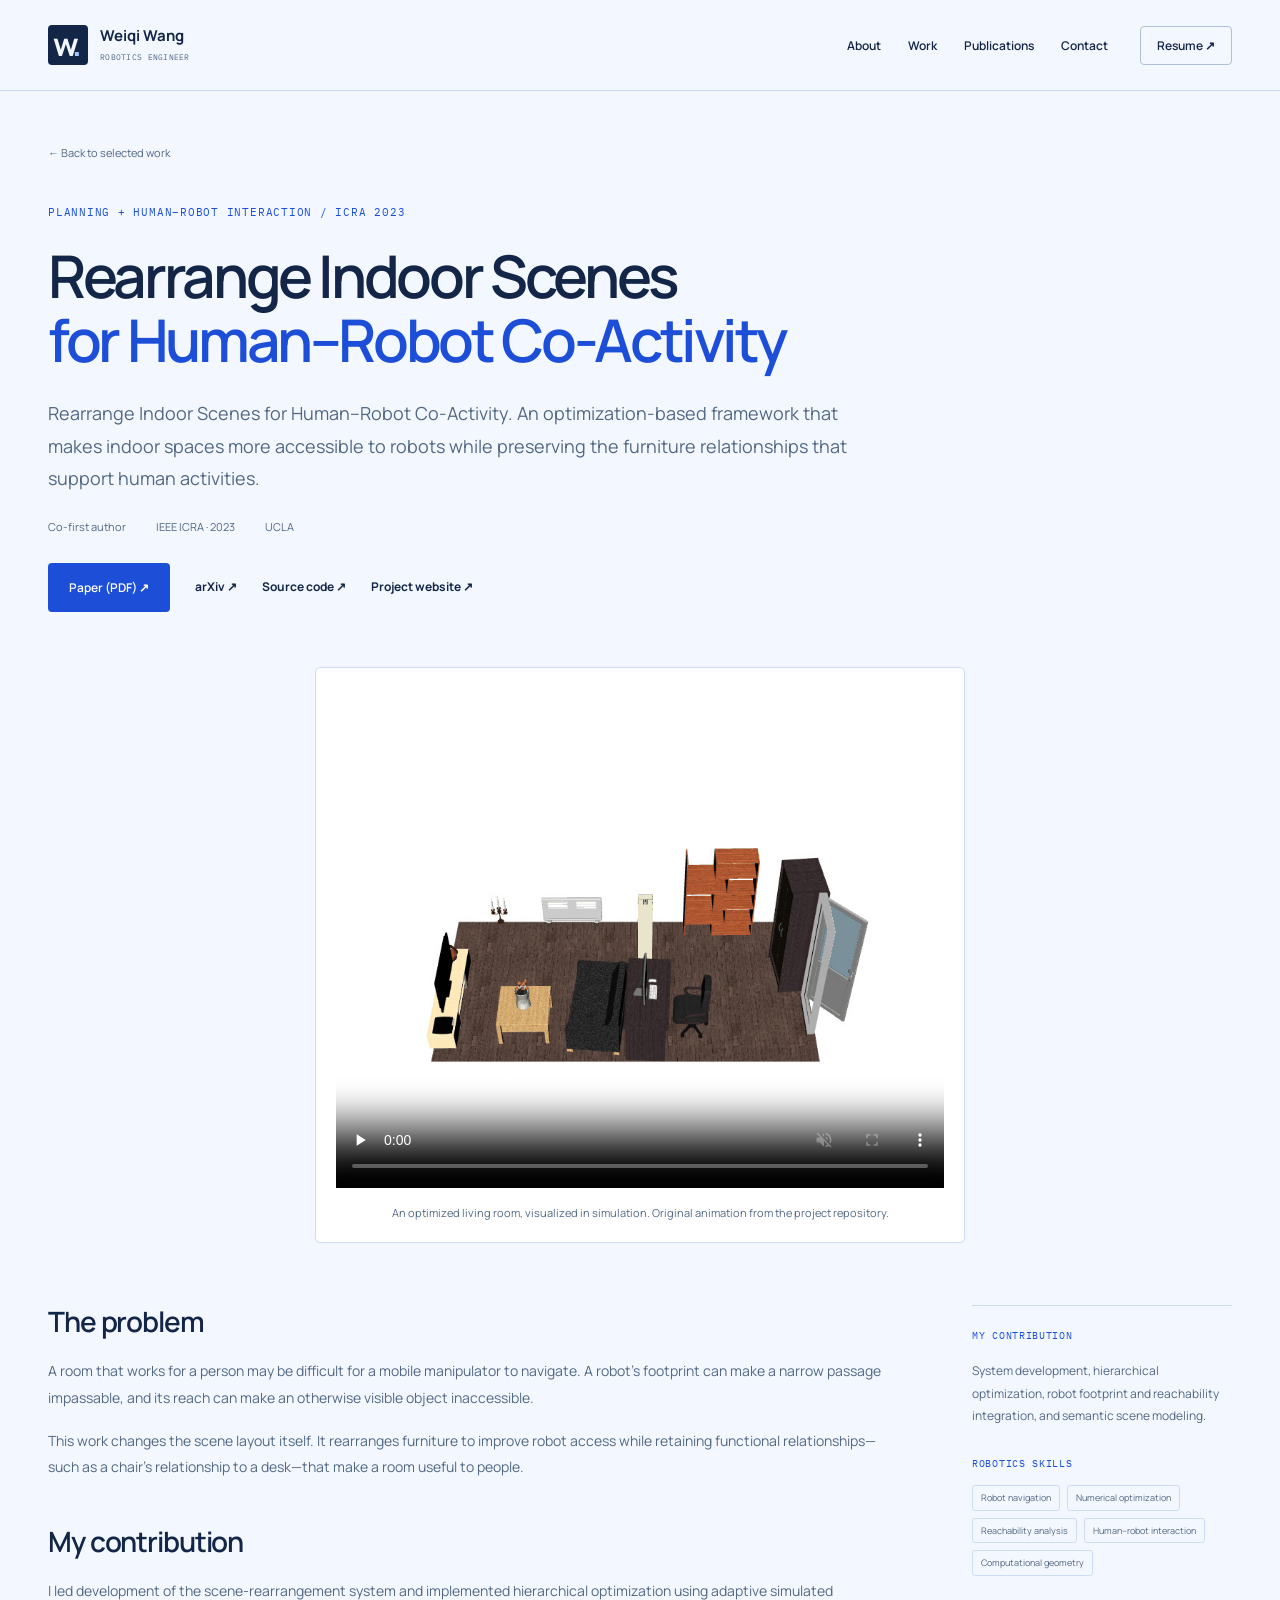
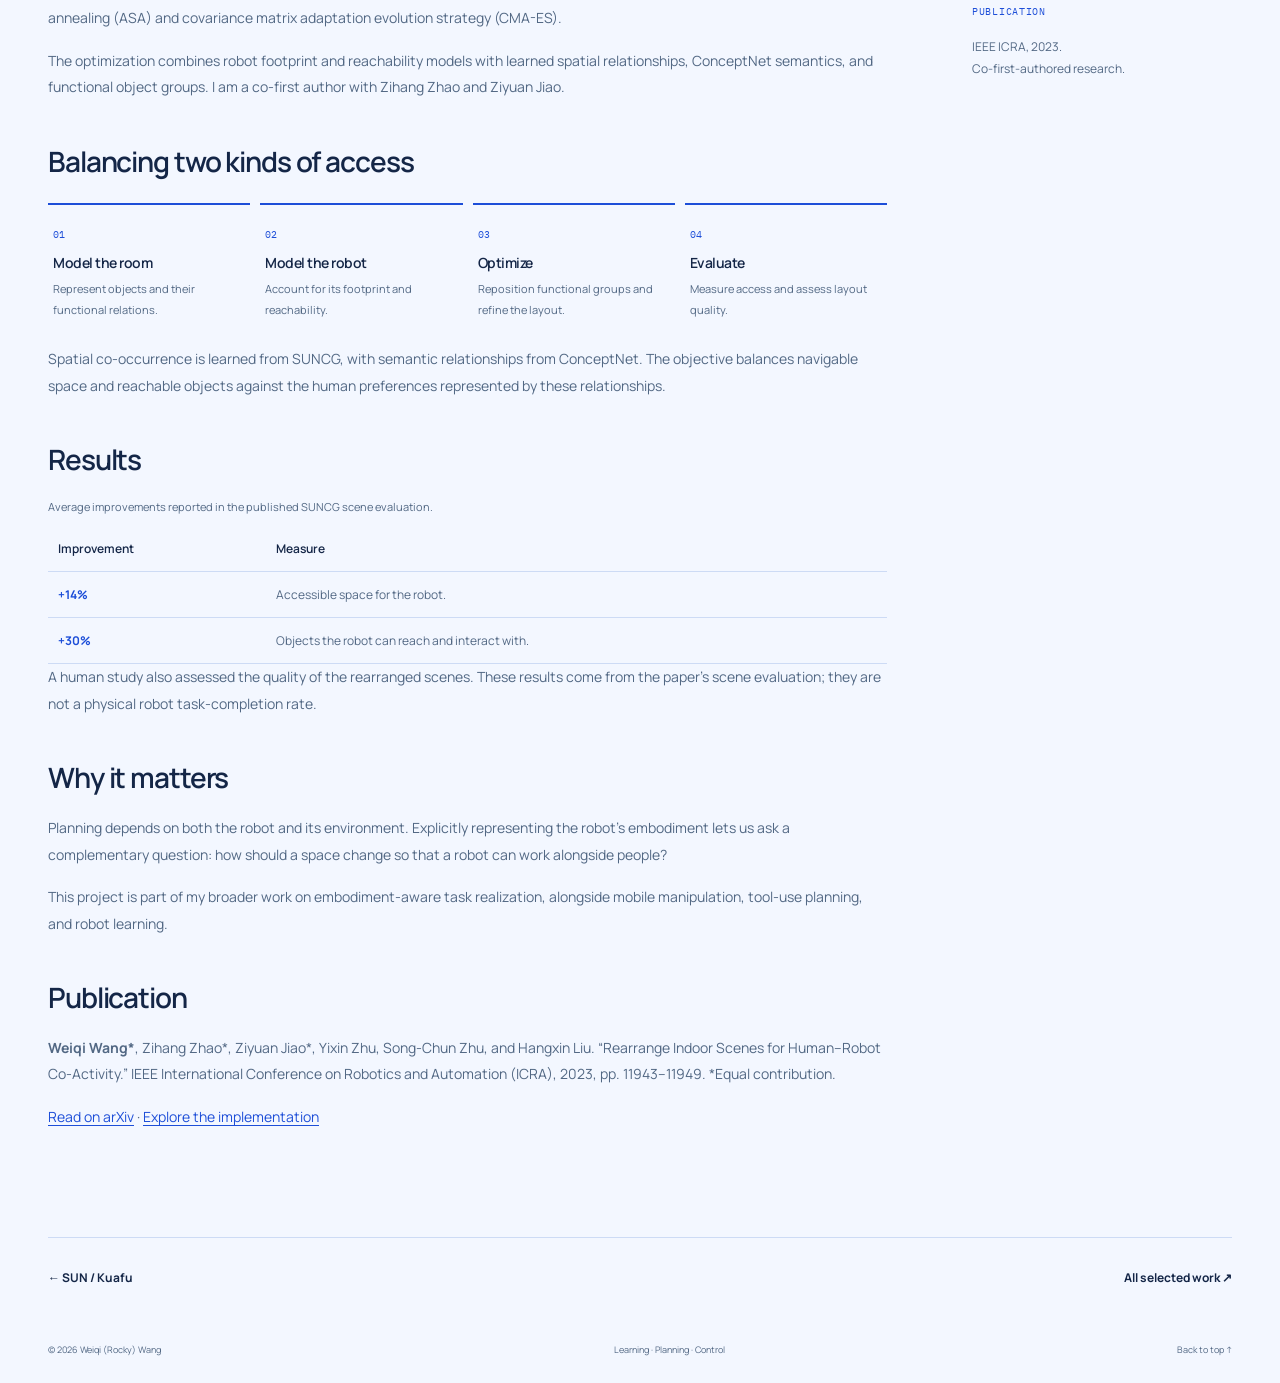
<file: projects/coactivity.html>
<!doctype html>
<html lang="en"><head><meta charset="utf-8"><meta name="viewport" content="width=device-width,initial-scale=1"><meta name="theme-color" content="#f3f7ff"><meta name="description" content="Weiqi Wang’s ICRA 2023 research on optimizing indoor scenes for robot access while preserving human activities."><title>Human–Robot Co-Activity · Weiqi Wang</title><link rel="icon" href="../assets/favicon.svg?v=4d093eabb38e" type="image/svg+xml"><link rel="stylesheet" href="../assets/fonts.css"><link rel="stylesheet" href="../styles.css?v=93c9e525212d"><script src="../site.js" defer></script></head>
<body><a class="skip-link" href="#main">Skip to content</a><header class="site-header"><div class="container nav-row"><a class="wordmark" href="../" aria-label="Weiqi Wang, home"><span class="monogram" aria-hidden="true">w<span>.</span></span><span>Weiqi Wang<span class="wordmark-sub">ROBOTICS ENGINEER</span></span></a><nav aria-label="Main navigation"><a href="../#about">About</a><a href="../#work">Work</a><a href="../#publications">Publications</a><a href="../#contact">Contact</a></nav><a class="nav-resume" href="../assets/Weiqi-Wang-Resume.pdf?v=91123d0ad238">Resume ↗</a></div></header>
<main id="main">
<div class="container"><header class="case-header"><a class="back-link" href="../#work">← Back to selected work</a><p class="eyebrow">PLANNING + HUMAN–ROBOT INTERACTION / ICRA 2023</p><h1>Rearrange Indoor Scenes<br><span>for Human–Robot Co-Activity</span></h1><p class="case-lead">Rearrange Indoor Scenes for Human–Robot Co-Activity. An optimization-based framework that makes indoor spaces more accessible to robots while preserving the furniture relationships that support human activities.</p><div class="case-meta"><span>Co-first author</span><span>IEEE ICRA · 2023</span><span>UCLA</span></div><div class="case-links"><a class="button primary" href="https://arxiv.org/pdf/2303.05676" target="_blank" rel="noopener noreferrer">Paper (PDF) ↗</a><a class="text-link" href="https://arxiv.org/abs/2303.05676" target="_blank" rel="noopener noreferrer">arXiv ↗</a><a class="text-link" href="https://github.com/Rayckey/scene_coactivity" target="_blank" rel="noopener noreferrer">Source code ↗</a><a class="text-link" href="https://sites.google.com/view/coactivity" target="_blank" rel="noopener noreferrer">Project website ↗</a></div></header>
<figure class="case-media"><video controls muted loop playsinline preload="none" poster="../assets/coactivity.jpg" aria-label="Rotating visualization of an optimized simulated living room"><source src="../assets/coactivity.mp4" type="video/mp4">Your browser does not support HTML video. <a href="../assets/coactivity.mp4">Download the visualization.</a></video><figcaption>An optimized living room, visualized in simulation. Original animation from the project repository.</figcaption></figure>
<div class="case-body"><div class="case-main">
<section><h2>The problem</h2><p>A room that works for a person may be difficult for a mobile manipulator to navigate. A robot’s footprint can make a narrow passage impassable, and its reach can make an otherwise visible object inaccessible.</p><p>This work changes the scene layout itself. It rearranges furniture to improve robot access while retaining functional relationships—such as a chair’s relationship to a desk—that make a room useful to people.</p></section>
<section><h2>My contribution</h2><p>I led development of the scene-rearrangement system and implemented hierarchical optimization using adaptive simulated annealing (ASA) and covariance matrix adaptation evolution strategy (CMA-ES).</p><p>The optimization combines robot footprint and reachability models with learned spatial relationships, ConceptNet semantics, and functional object groups. I am a co-first author with Zihang Zhao and Ziyuan Jiao.</p></section>
<section><h2>Balancing two kinds of access</h2><div class="process"><div><span>01</span><h3>Model the room</h3><p>Represent objects and their functional relations.</p></div><div><span>02</span><h3>Model the robot</h3><p>Account for its footprint and reachability.</p></div><div><span>03</span><h3>Optimize</h3><p>Reposition functional groups and refine the layout.</p></div><div><span>04</span><h3>Evaluate</h3><p>Measure access and assess layout quality.</p></div></div><p>Spatial co-occurrence is learned from SUNCG, with semantic relationships from ConceptNet. The objective balances navigable space and reachable objects against the human preferences represented by these relationships.</p></section>
<section><h2>Results</h2><table class="result-table"><caption>Average improvements reported in the published SUNCG scene evaluation.</caption><thead><tr><th scope="col">Improvement</th><th scope="col">Measure</th></tr></thead><tbody><tr><td>+14%</td><td>Accessible space for the robot.</td></tr><tr><td>+30%</td><td>Objects the robot can reach and interact with.</td></tr></tbody></table><p>A human study also assessed the quality of the rearranged scenes. These results come from the paper’s scene evaluation; they are not a physical robot task-completion rate.</p></section>
<section><h2>Why it matters</h2><p>Planning depends on both the robot and its environment. Explicitly representing the robot’s embodiment lets us ask a complementary question: how should a space change so that a robot can work alongside people?</p><p>This project is part of my broader work on embodiment-aware task realization, alongside mobile manipulation, tool-use planning, and robot learning.</p></section>
<section><h2>Publication</h2><p><strong>Weiqi Wang*</strong>, Zihang Zhao*, Ziyuan Jiao*, Yixin Zhu, Song-Chun Zhu, and Hangxin Liu. “Rearrange Indoor Scenes for Human–Robot Co-Activity.” IEEE International Conference on Robotics and Automation (ICRA), 2023, pp. 11943–11949. *Equal contribution.</p><p><a href="https://arxiv.org/abs/2303.05676" target="_blank" rel="noopener noreferrer">Read on arXiv</a> · <a href="https://github.com/Rayckey/scene_coactivity" target="_blank" rel="noopener noreferrer">Explore the implementation</a></p></section>
</div><aside class="case-sidebar" aria-label="Project summary"><div><p class="mono">MY CONTRIBUTION</p><p>System development, hierarchical optimization, robot footprint and reachability integration, and semantic scene modeling.</p></div><div><p class="mono">ROBOTICS SKILLS</p><ul class="tags"><li>Robot navigation</li><li>Numerical optimization</li><li>Reachability analysis</li><li>Human–robot interaction</li><li>Computational geometry</li></ul></div><div><p class="mono">PUBLICATION</p><p>IEEE ICRA, 2023.<br>Co-first-authored research.</p></div></aside></div><div class="case-footer"><a class="text-link" href="sun.html">← SUN / Kuafu</a><a class="text-link" href="../#work">All selected work ↗</a></div></div></main><footer class="site-footer container"><span>© <span data-year>2026</span> Weiqi (Rocky) Wang</span><span>Learning · Planning · Control</span><a href="#main">Back to top ↑</a></footer></body></html>
</file>
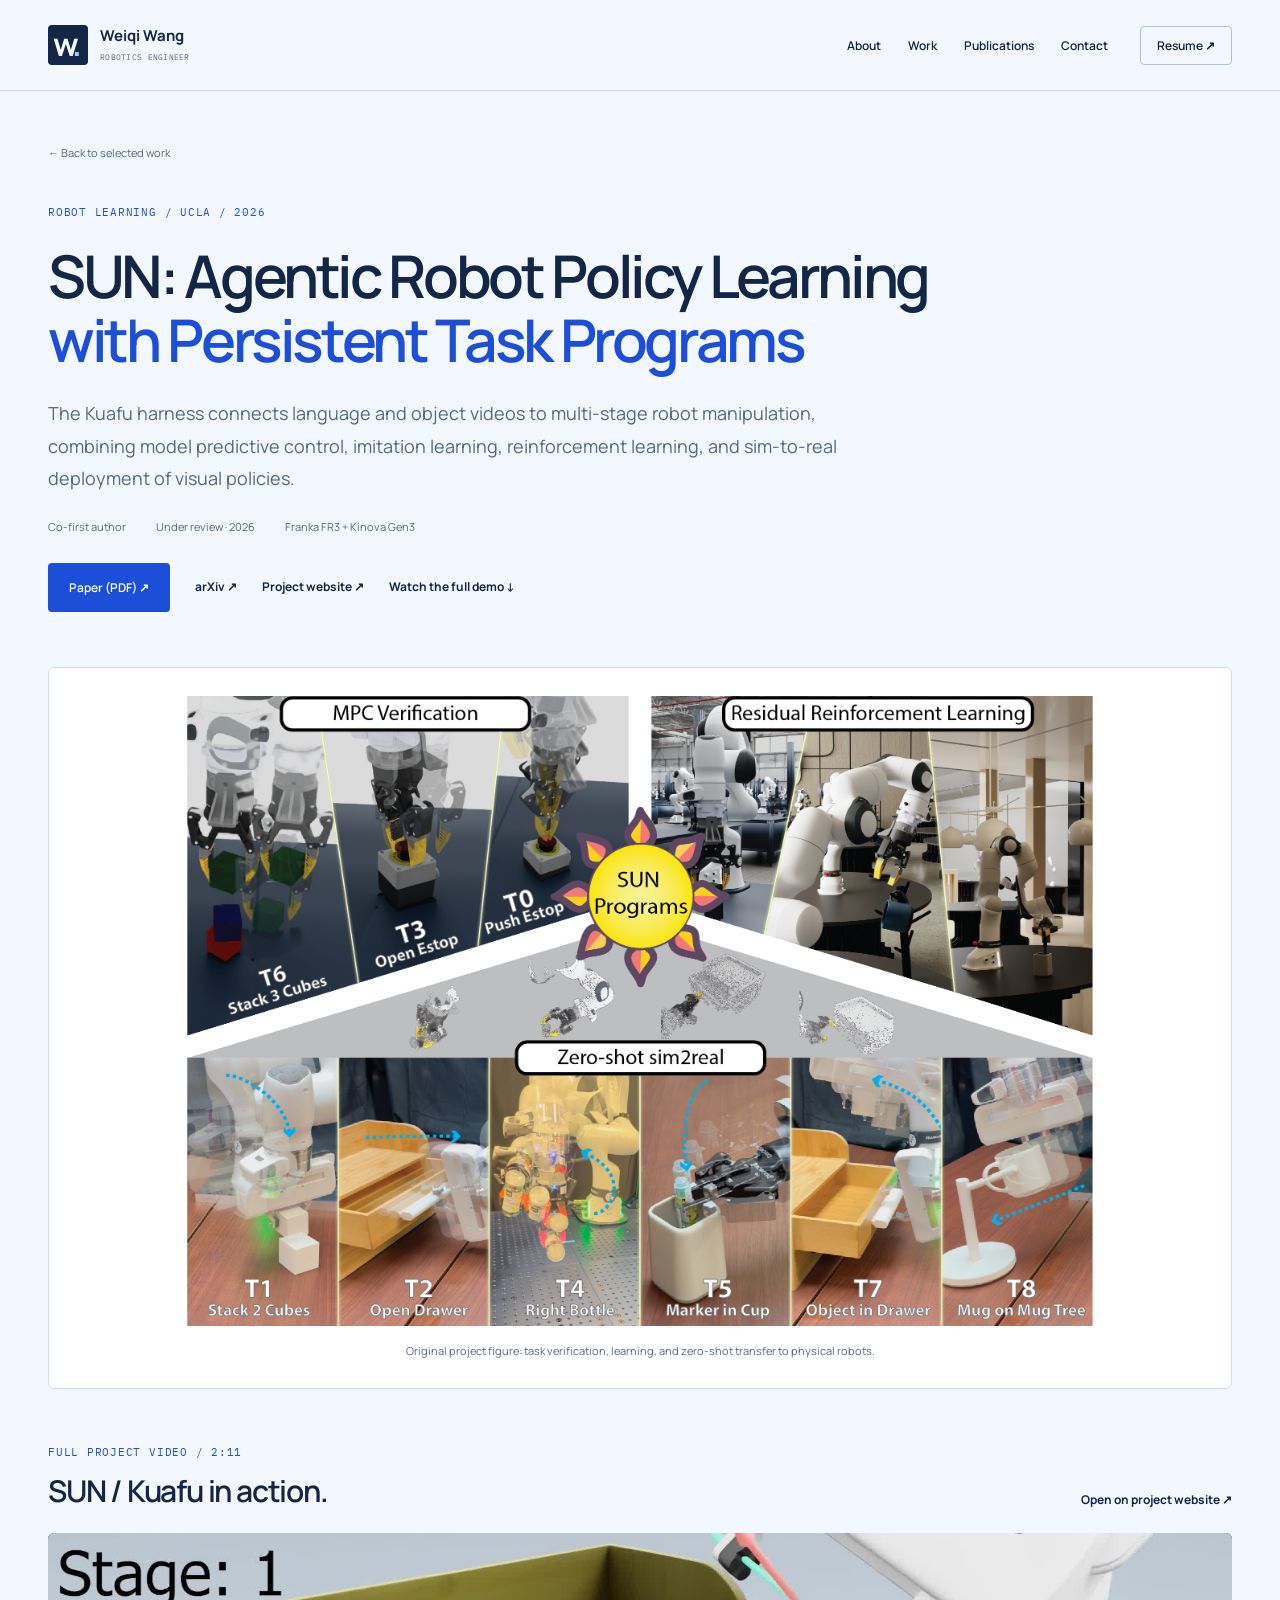
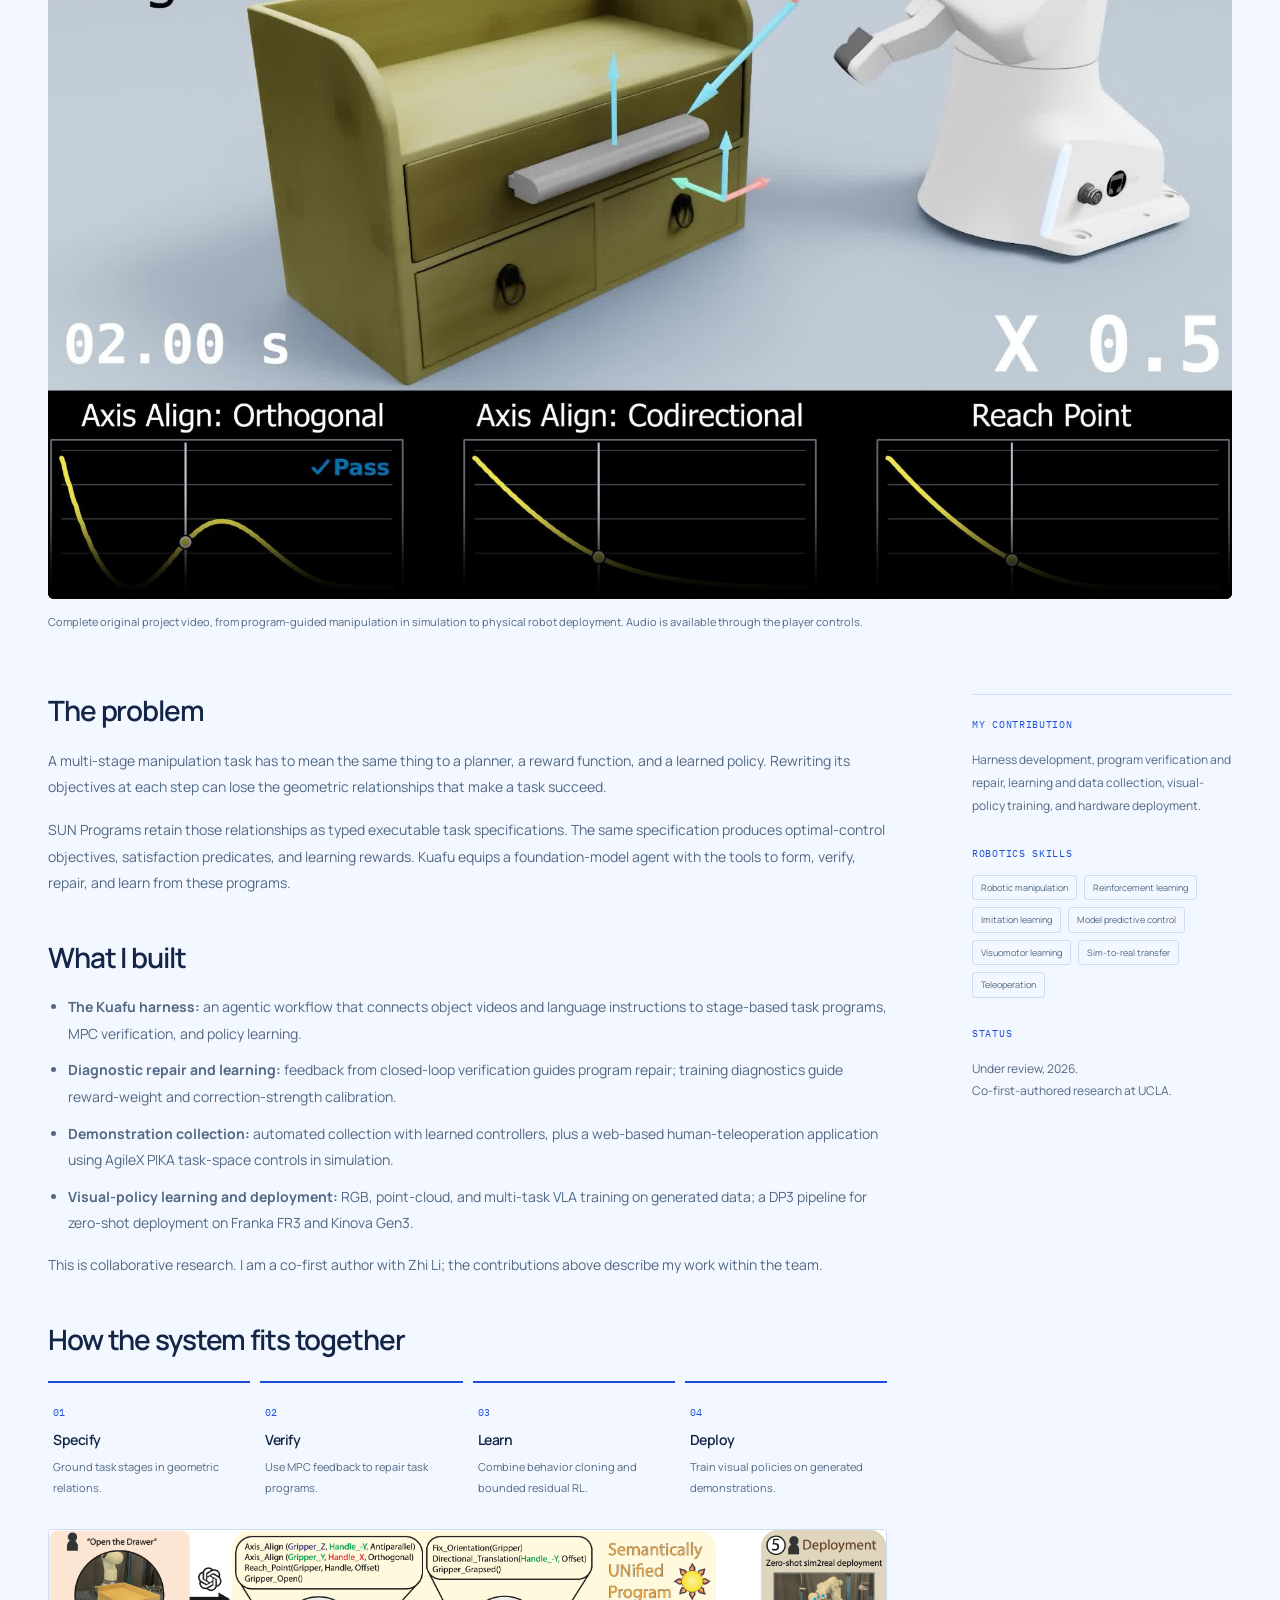
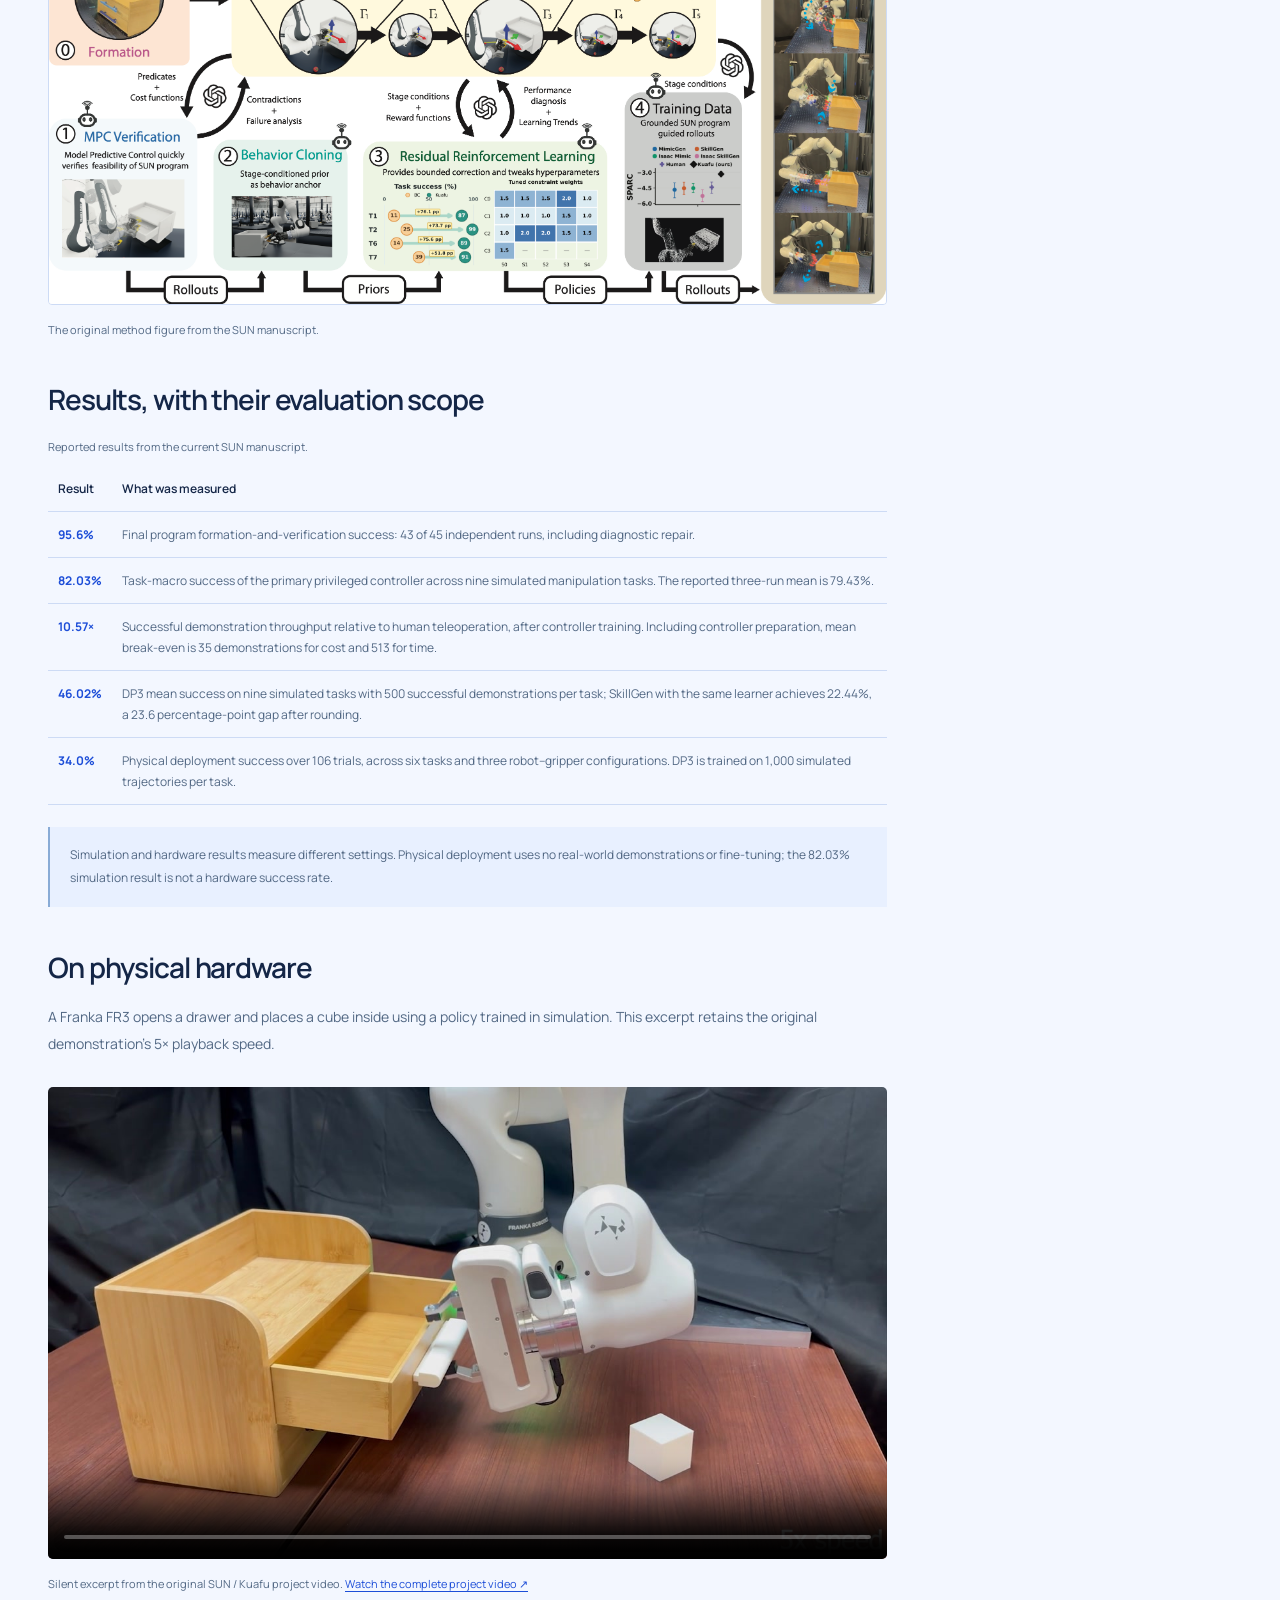
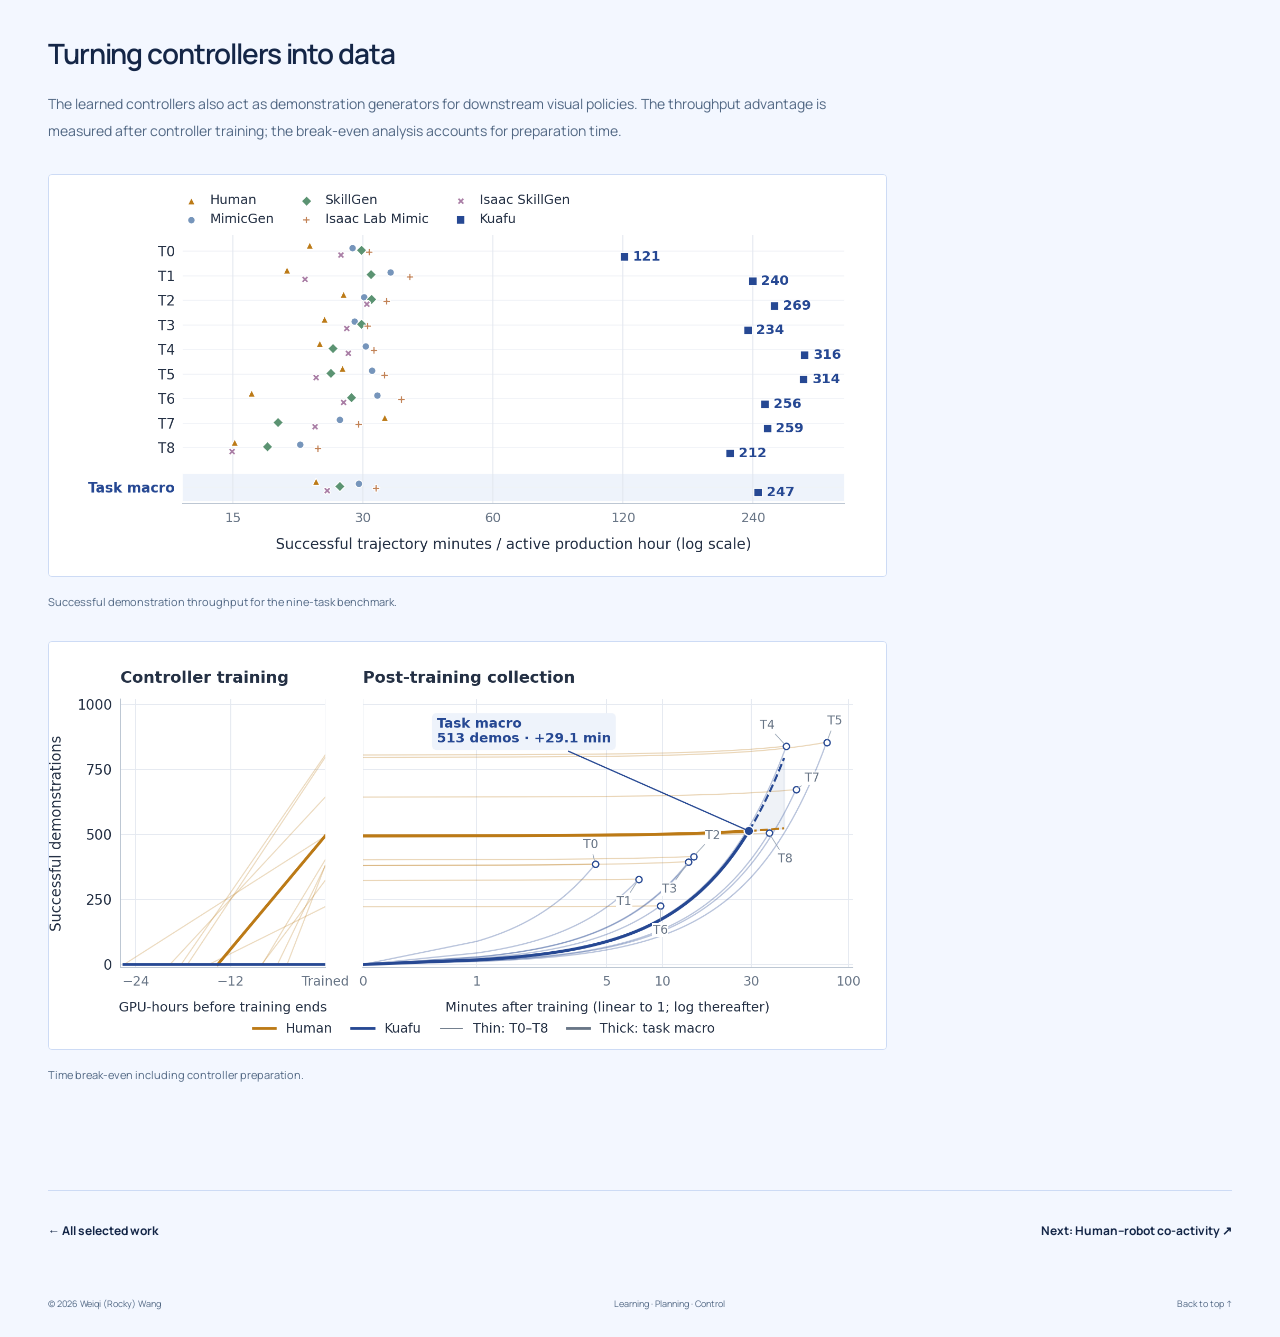
<file: projects/sun.html>
<!doctype html>
<html lang="en"><head><meta charset="utf-8"><meta name="viewport" content="width=device-width,initial-scale=1"><meta name="theme-color" content="#f3f7ff"><meta name="description" content="Weiqi Wang’s work on agentic robot learning, persistent task programs, MPC verification, residual RL, and sim-to-real deployment."><title>SUN / Kuafu · Weiqi Wang</title><link rel="icon" href="../assets/favicon.svg?v=4d093eabb38e" type="image/svg+xml"><link rel="stylesheet" href="../assets/fonts.css"><link rel="stylesheet" href="../styles.css?v=93c9e525212d"><script src="../site.js" defer></script></head>
<body><a class="skip-link" href="#main">Skip to content</a><header class="site-header"><div class="container nav-row"><a class="wordmark" href="../" aria-label="Weiqi Wang, home"><span class="monogram" aria-hidden="true">w<span>.</span></span><span>Weiqi Wang<span class="wordmark-sub">ROBOTICS ENGINEER</span></span></a><nav aria-label="Main navigation"><a href="../#about">About</a><a href="../#work">Work</a><a href="../#publications">Publications</a><a href="../#contact">Contact</a></nav><a class="nav-resume" href="../assets/Weiqi-Wang-Resume.pdf?v=91123d0ad238">Resume ↗</a></div></header>
<main id="main">
<div class="container"><header class="case-header"><a class="back-link" href="../#work">← Back to selected work</a><p class="eyebrow">ROBOT LEARNING / UCLA / 2026</p><h1>SUN: Agentic Robot Policy Learning<br><span>with Persistent Task Programs</span></h1><p class="case-lead">The Kuafu harness connects language and object videos to multi-stage robot manipulation, combining model predictive control, imitation learning, reinforcement learning, and sim-to-real deployment of visual policies.</p><div class="case-meta"><span>Co-first author</span><span>Under review · 2026</span><span>Franka FR3 + Kinova Gen3</span></div><div class="case-links"><a class="button primary" href="https://kuafu-robo.github.io/assets/paper/SUN.pdf" target="_blank" rel="noopener noreferrer">Paper (PDF) ↗</a><a class="text-link" href="https://arxiv.org/abs/2608.31167" target="_blank" rel="noopener noreferrer">arXiv ↗</a><a class="text-link" href="https://kuafu-robo.github.io/" target="_blank" rel="noopener noreferrer">Project website ↗</a><a class="text-link" href="#project-video">Watch the full demo ↓</a></div></header>
<figure class="case-cover"><img src="../assets/chase_sun.png" width="2252" height="1567" alt="SUN Programs connect MPC verification, residual reinforcement learning, and six physical robot tasks"><figcaption>Original project figure: task verification, learning, and zero-shot transfer to physical robots.</figcaption></figure>
<section id="project-video" class="full-project-demo" aria-labelledby="full-video-title"><div class="section-heading"><div><p class="eyebrow">FULL PROJECT VIDEO / 2:11</p><h2 id="full-video-title">SUN / Kuafu in action.</h2></div><a class="text-link" href="https://kuafu-robo.github.io/#video" target="_blank" rel="noopener noreferrer">Open on project website ↗</a></div><video controls controlslist="nodownload" muted playsinline preload="none" poster="../assets/sun-project-poster.jpg" aria-label="Complete SUN and Kuafu project demonstration" aria-describedby="full-video-caption"><source src="../assets/sun-project-full.mp4" type="video/mp4">Your browser does not support embedded video. Visit the SUN / Kuafu project website to view it.</video><p id="full-video-caption">Complete original project video, from program-guided manipulation in simulation to physical robot deployment. Audio is available through the player controls.</p></section>

<div class="case-body"><div class="case-main">
<section><h2>The problem</h2><p>A multi-stage manipulation task has to mean the same thing to a planner, a reward function, and a learned policy. Rewriting its objectives at each step can lose the geometric relationships that make a task succeed.</p><p>SUN Programs retain those relationships as typed executable task specifications. The same specification produces optimal-control objectives, satisfaction predicates, and learning rewards. Kuafu equips a foundation-model agent with the tools to form, verify, repair, and learn from these programs.</p></section>
<section><h2>What I built</h2><ul><li><strong>The Kuafu harness:</strong> an agentic workflow that connects object videos and language instructions to stage-based task programs, MPC verification, and policy learning.</li><li><strong>Diagnostic repair and learning:</strong> feedback from closed-loop verification guides program repair; training diagnostics guide reward-weight and correction-strength calibration.</li><li><strong>Demonstration collection:</strong> automated collection with learned controllers, plus a web-based human-teleoperation application using AgileX PIKA task-space controls in simulation.</li><li><strong>Visual-policy learning and deployment:</strong> RGB, point-cloud, and multi-task VLA training on generated data; a DP3 pipeline for zero-shot deployment on Franka FR3 and Kinova Gen3.</li></ul><p>This is collaborative research. I am a co-first author with Zhi Li; the contributions above describe my work within the team.</p></section>
<section><h2>How the system fits together</h2><div class="process"><div><span>01</span><h3>Specify</h3><p>Ground task stages in geometric relations.</p></div><div><span>02</span><h3>Verify</h3><p>Use MPC feedback to repair task programs.</p></div><div><span>03</span><h3>Learn</h3><p>Combine behavior cloning and bounded residual RL.</p></div><div><span>04</span><h3>Deploy</h3><p>Train visual policies on generated demonstrations.</p></div></div><figure><img src="../assets/pipeline1.png" loading="lazy" alt="Original Kuafu method diagram, showing program formation, MPC verification, behavior cloning, residual learning, and deployment"><figcaption>The original method figure from the SUN manuscript.</figcaption></figure></section>
<section><h2>Results, with their evaluation scope</h2><table class="result-table"><caption>Reported results from the current SUN manuscript.</caption><thead><tr><th scope="col">Result</th><th scope="col">What was measured</th></tr></thead><tbody><tr><td>95.6%</td><td>Final program formation-and-verification success: 43 of 45 independent runs, including diagnostic repair.</td></tr><tr><td>82.03%</td><td>Task-macro success of the primary privileged controller across nine simulated manipulation tasks. The reported three-run mean is 79.43%.</td></tr><tr><td>10.57×</td><td>Successful demonstration throughput relative to human teleoperation, after controller training. Including controller preparation, mean break-even is 35 demonstrations for cost and 513 for time.</td></tr><tr><td>46.02%</td><td>DP3 mean success on nine simulated tasks with 500 successful demonstrations per task; SkillGen with the same learner achieves 22.44%, a 23.6 percentage-point gap after rounding.</td></tr><tr><td>34.0%</td><td>Physical deployment success over 106 trials, across six tasks and three robot–gripper configurations. DP3 is trained on 1,000 simulated trajectories per task.</td></tr></tbody></table><div class="result-note"><p>Simulation and hardware results measure different settings. Physical deployment uses no real-world demonstrations or fine-tuning; the 82.03% simulation result is not a hardware success rate.</p></div></section>
<section id="hardware"><h2>On physical hardware</h2><p>A Franka FR3 opens a drawer and places a cube inside using a policy trained in simulation. This excerpt retains the original demonstration’s 5× playback speed.</p><figure><video controls controlslist="nodownload" playsinline preload="none" poster="../assets/franka-hardware.jpg" aria-label="Franka FR3 drawer manipulation demonstration at five times speed"><source src="../assets/franka-demo.mp4" type="video/mp4">Your browser does not support HTML video. <a href="https://kuafu-robo.github.io/#video">View it on the SUN / Kuafu project website.</a></video><figcaption>Silent excerpt from the original SUN / Kuafu project video. <a href="https://kuafu-robo.github.io/#video" target="_blank" rel="noopener noreferrer">Watch the complete project video ↗</a></figcaption></figure></section>
<section><h2>Turning controllers into data</h2><p>The learned controllers also act as demonstration generators for downstream visual policies. The throughput advantage is measured after controller training; the break-even analysis accounts for preparation time.</p><figure><img src="../assets/sun_throughput.png" loading="lazy" alt="Per-task successful demonstration throughput comparing Kuafu, human teleoperation, and data-generation baselines"><figcaption>Successful demonstration throughput for the nine-task benchmark.</figcaption></figure><figure><img src="../assets/sun_breakeven.png" loading="lazy" alt="Per-task time break-even curves including controller training"><figcaption>Time break-even including controller preparation.</figcaption></figure></section>
</div><aside class="case-sidebar" aria-label="Project summary"><div><p class="mono">MY CONTRIBUTION</p><p>Harness development, program verification and repair, learning and data collection, visual-policy training, and hardware deployment.</p></div><div><p class="mono">ROBOTICS SKILLS</p><ul class="tags"><li>Robotic manipulation</li><li>Reinforcement learning</li><li>Imitation learning</li><li>Model predictive control</li><li>Visuomotor learning</li><li>Sim-to-real transfer</li><li>Teleoperation</li></ul></div><div><p class="mono">STATUS</p><p>Under review, 2026.<br>Co-first-authored research at UCLA.</p></div></aside></div>
<div class="case-footer"><a class="text-link" href="../#work">← All selected work</a><a class="text-link" href="coactivity.html">Next: Human–robot co-activity ↗</a></div></div></main><footer class="site-footer container"><span>© <span data-year>2026</span> Weiqi (Rocky) Wang</span><span>Learning · Planning · Control</span><a href="#main">Back to top ↑</a></footer></body></html>
</file>
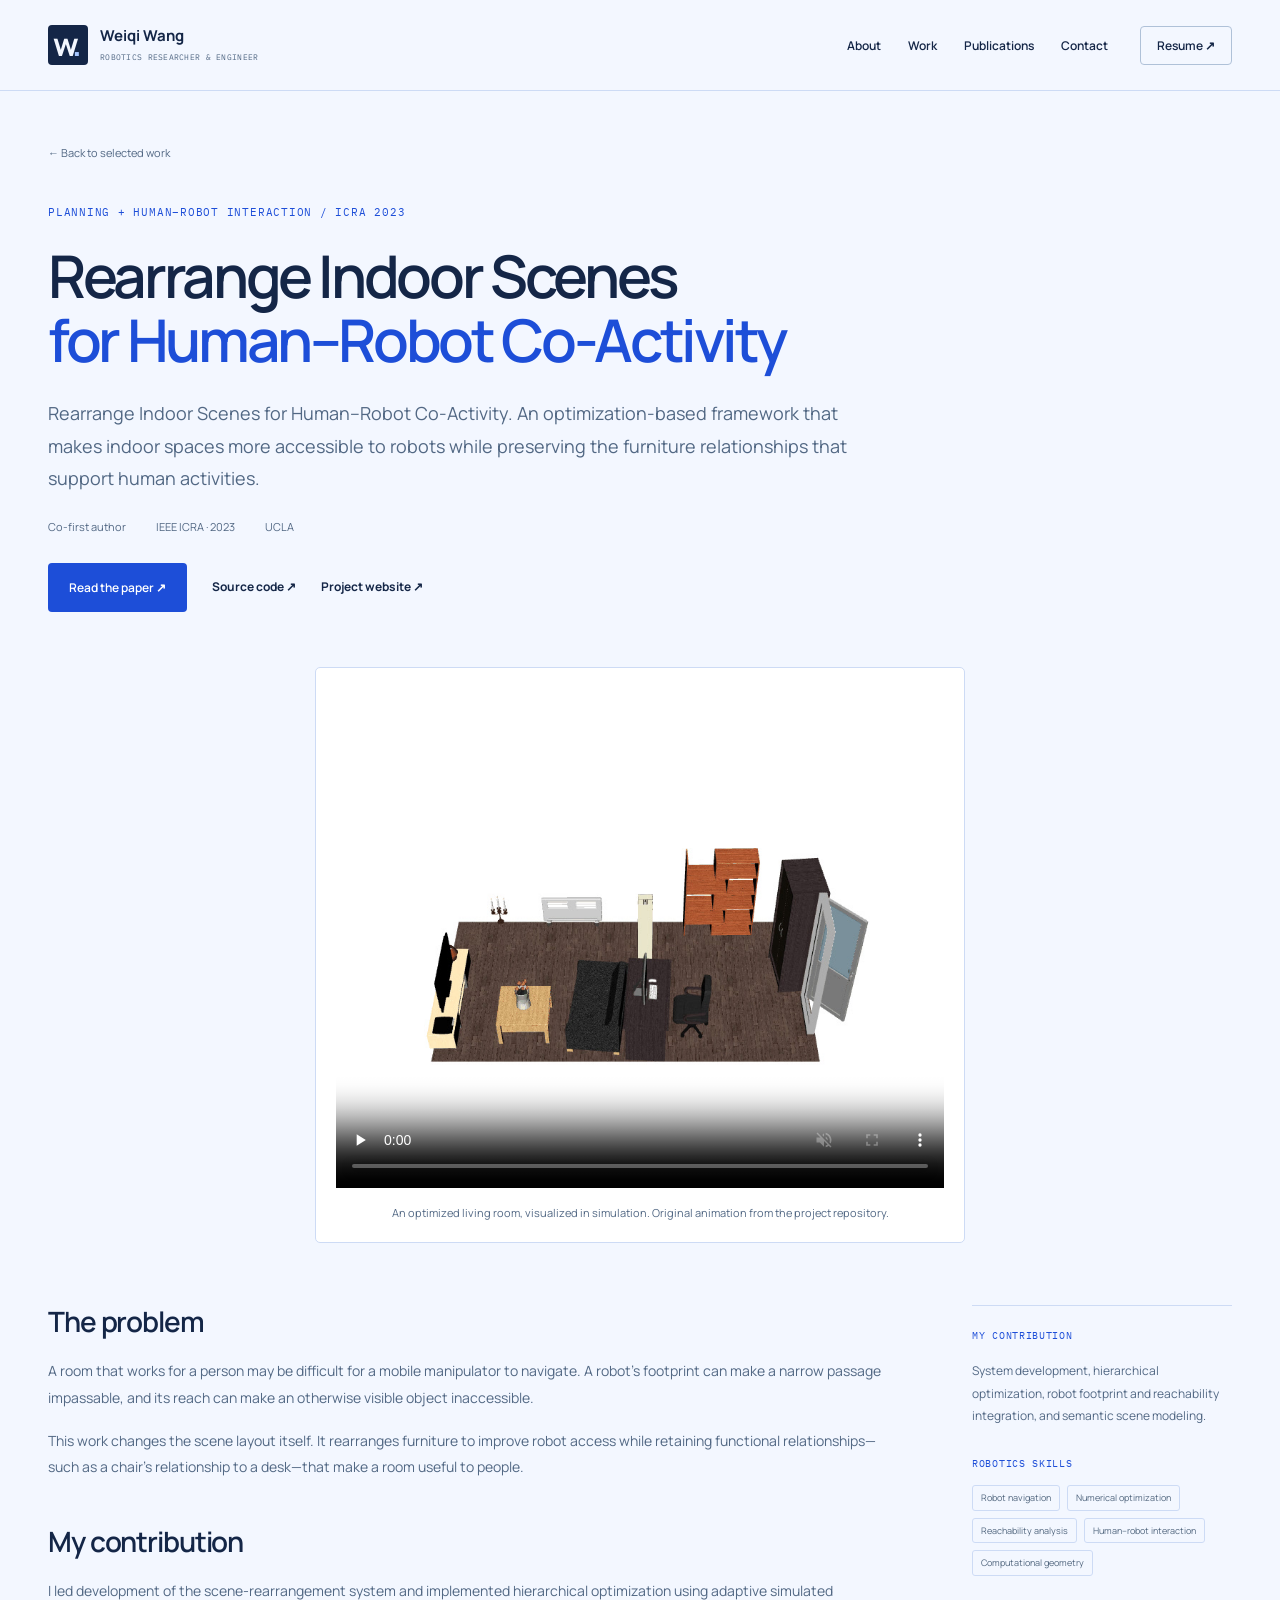
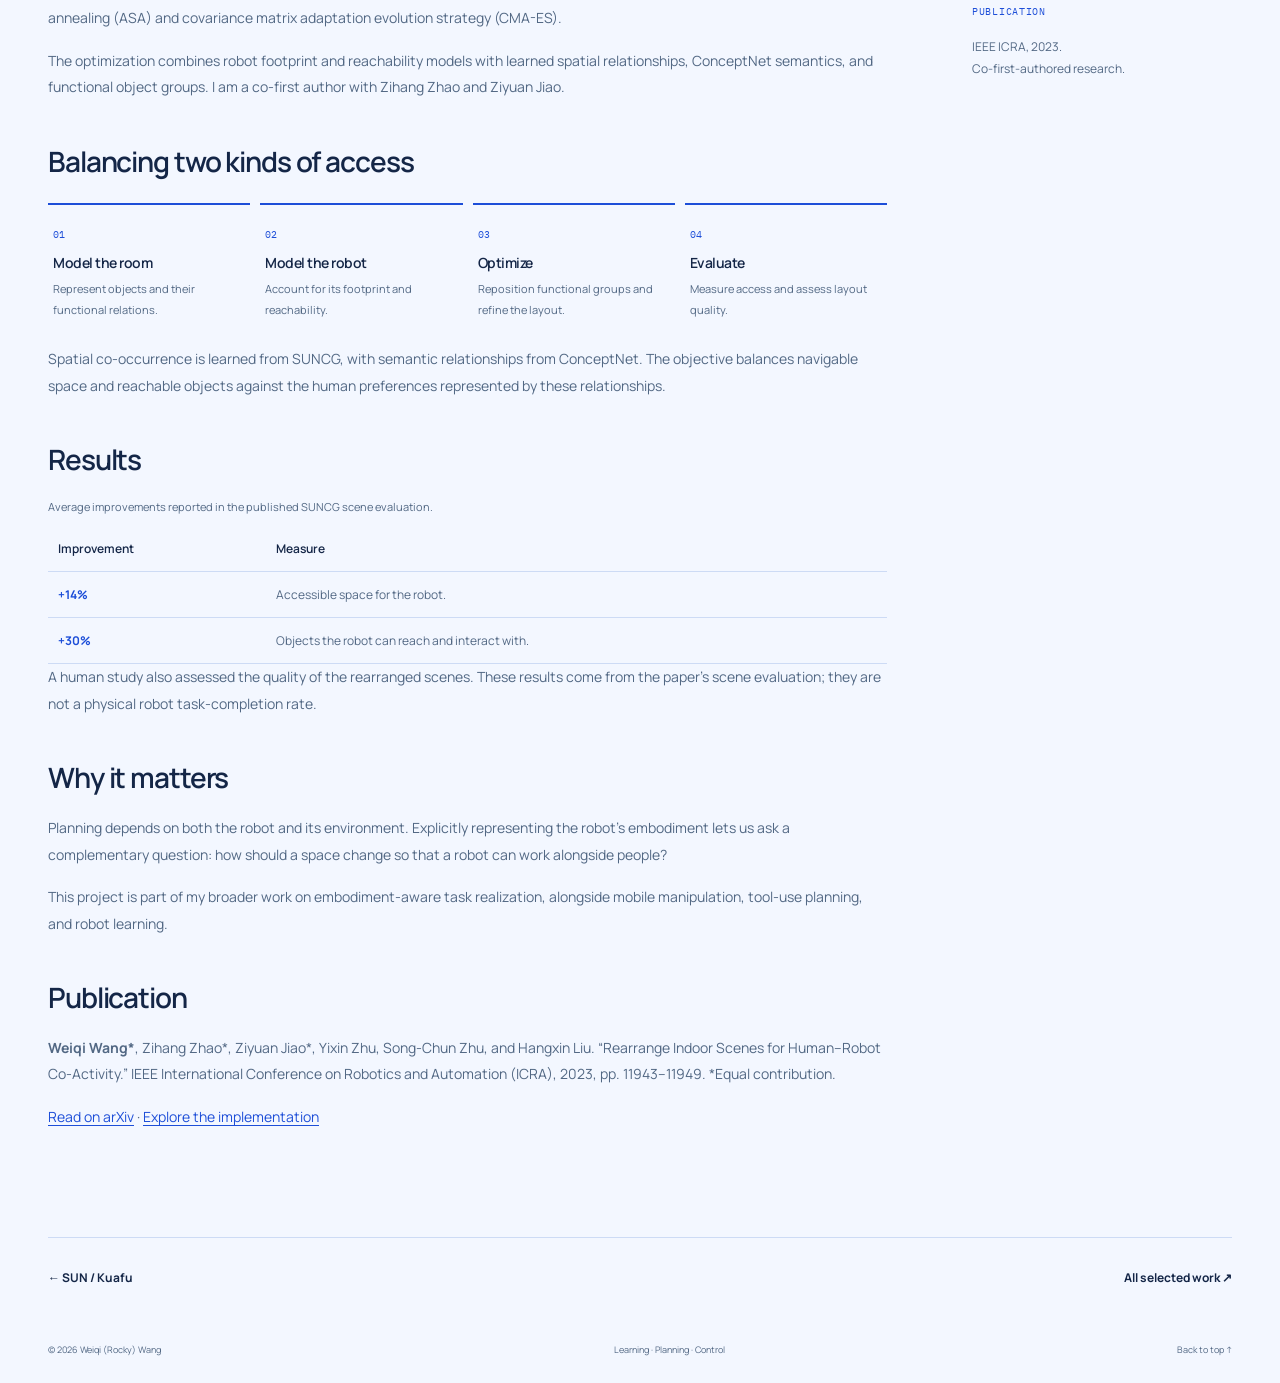
<file: public/projects/coactivity.html>
<!doctype html>
<html lang="en"><head><meta charset="utf-8"><meta name="viewport" content="width=device-width,initial-scale=1"><meta name="theme-color" content="#f3f7ff"><meta name="description" content="Weiqi Wang’s ICRA 2023 research on optimizing indoor scenes for robot access while preserving human activities."><title>Human–Robot Co-Activity · Weiqi Wang</title><link rel="icon" href="../assets/favicon.svg?v=4d093eabb38e" type="image/svg+xml"><link rel="stylesheet" href="../assets/fonts.css"><link rel="stylesheet" href="../styles.css?v=2ec96654fc91"><script src="../site.js" defer></script></head>
<body><a class="skip-link" href="#main">Skip to content</a><header class="site-header"><div class="container nav-row"><a class="wordmark" href="../" aria-label="Weiqi Wang, home"><span class="monogram" aria-hidden="true">w<span>.</span></span><span>Weiqi Wang<span class="wordmark-sub">ROBOTICS RESEARCHER &amp; ENGINEER</span></span></a><nav aria-label="Main navigation"><a href="../#about">About</a><a href="../#work">Work</a><a href="../#publications">Publications</a><a href="../#contact">Contact</a></nav><a class="nav-resume" href="../assets/Weiqi-Wang-Resume.pdf">Resume ↗</a></div></header>
<main id="main">
<div class="container"><header class="case-header"><a class="back-link" href="../#work">← Back to selected work</a><p class="eyebrow">PLANNING + HUMAN–ROBOT INTERACTION / ICRA 2023</p><h1>Rearrange Indoor Scenes<br><span>for Human–Robot Co-Activity</span></h1><p class="case-lead">Rearrange Indoor Scenes for Human–Robot Co-Activity. An optimization-based framework that makes indoor spaces more accessible to robots while preserving the furniture relationships that support human activities.</p><div class="case-meta"><span>Co-first author</span><span>IEEE ICRA · 2023</span><span>UCLA</span></div><div class="case-links"><a class="button primary" href="https://arxiv.org/abs/2303.05676" target="_blank" rel="noopener noreferrer">Read the paper ↗</a><a class="text-link" href="https://github.com/Rayckey/scene_coactivity" target="_blank" rel="noopener noreferrer">Source code ↗</a><a class="text-link" href="https://sites.google.com/view/coactivity" target="_blank" rel="noopener noreferrer">Project website ↗</a></div></header>
<figure class="case-media"><video controls muted loop playsinline preload="none" poster="../assets/coactivity.jpg" aria-label="Rotating visualization of an optimized simulated living room"><source src="../assets/coactivity.mp4" type="video/mp4">Your browser does not support HTML video. <a href="../assets/coactivity.mp4">Download the visualization.</a></video><figcaption>An optimized living room, visualized in simulation. Original animation from the project repository.</figcaption></figure>
<div class="case-body"><div class="case-main">
<section><h2>The problem</h2><p>A room that works for a person may be difficult for a mobile manipulator to navigate. A robot’s footprint can make a narrow passage impassable, and its reach can make an otherwise visible object inaccessible.</p><p>This work changes the scene layout itself. It rearranges furniture to improve robot access while retaining functional relationships—such as a chair’s relationship to a desk—that make a room useful to people.</p></section>
<section><h2>My contribution</h2><p>I led development of the scene-rearrangement system and implemented hierarchical optimization using adaptive simulated annealing (ASA) and covariance matrix adaptation evolution strategy (CMA-ES).</p><p>The optimization combines robot footprint and reachability models with learned spatial relationships, ConceptNet semantics, and functional object groups. I am a co-first author with Zihang Zhao and Ziyuan Jiao.</p></section>
<section><h2>Balancing two kinds of access</h2><div class="process"><div><span>01</span><h3>Model the room</h3><p>Represent objects and their functional relations.</p></div><div><span>02</span><h3>Model the robot</h3><p>Account for its footprint and reachability.</p></div><div><span>03</span><h3>Optimize</h3><p>Reposition functional groups and refine the layout.</p></div><div><span>04</span><h3>Evaluate</h3><p>Measure access and assess layout quality.</p></div></div><p>Spatial co-occurrence is learned from SUNCG, with semantic relationships from ConceptNet. The objective balances navigable space and reachable objects against the human preferences represented by these relationships.</p></section>
<section><h2>Results</h2><table class="result-table"><caption>Average improvements reported in the published SUNCG scene evaluation.</caption><thead><tr><th scope="col">Improvement</th><th scope="col">Measure</th></tr></thead><tbody><tr><td>+14%</td><td>Accessible space for the robot.</td></tr><tr><td>+30%</td><td>Objects the robot can reach and interact with.</td></tr></tbody></table><p>A human study also assessed the quality of the rearranged scenes. These results come from the paper’s scene evaluation; they are not a physical robot task-completion rate.</p></section>
<section><h2>Why it matters</h2><p>Planning depends on both the robot and its environment. Explicitly representing the robot’s embodiment lets us ask a complementary question: how should a space change so that a robot can work alongside people?</p><p>This project is part of my broader work on embodiment-aware task realization, alongside mobile manipulation, tool-use planning, and robot learning.</p></section>
<section><h2>Publication</h2><p><strong>Weiqi Wang*</strong>, Zihang Zhao*, Ziyuan Jiao*, Yixin Zhu, Song-Chun Zhu, and Hangxin Liu. “Rearrange Indoor Scenes for Human–Robot Co-Activity.” IEEE International Conference on Robotics and Automation (ICRA), 2023, pp. 11943–11949. *Equal contribution.</p><p><a href="https://arxiv.org/abs/2303.05676" target="_blank" rel="noopener noreferrer">Read on arXiv</a> · <a href="https://github.com/Rayckey/scene_coactivity" target="_blank" rel="noopener noreferrer">Explore the implementation</a></p></section>
</div><aside class="case-sidebar" aria-label="Project summary"><div><p class="mono">MY CONTRIBUTION</p><p>System development, hierarchical optimization, robot footprint and reachability integration, and semantic scene modeling.</p></div><div><p class="mono">ROBOTICS SKILLS</p><ul class="tags"><li>Robot navigation</li><li>Numerical optimization</li><li>Reachability analysis</li><li>Human–robot interaction</li><li>Computational geometry</li></ul></div><div><p class="mono">PUBLICATION</p><p>IEEE ICRA, 2023.<br>Co-first-authored research.</p></div></aside></div><div class="case-footer"><a class="text-link" href="sun.html">← SUN / Kuafu</a><a class="text-link" href="../#work">All selected work ↗</a></div></div></main><footer class="site-footer container"><span>© <span data-year>2026</span> Weiqi (Rocky) Wang</span><span>Learning · Planning · Control</span><a href="#main">Back to top ↑</a></footer></body></html>
</file>
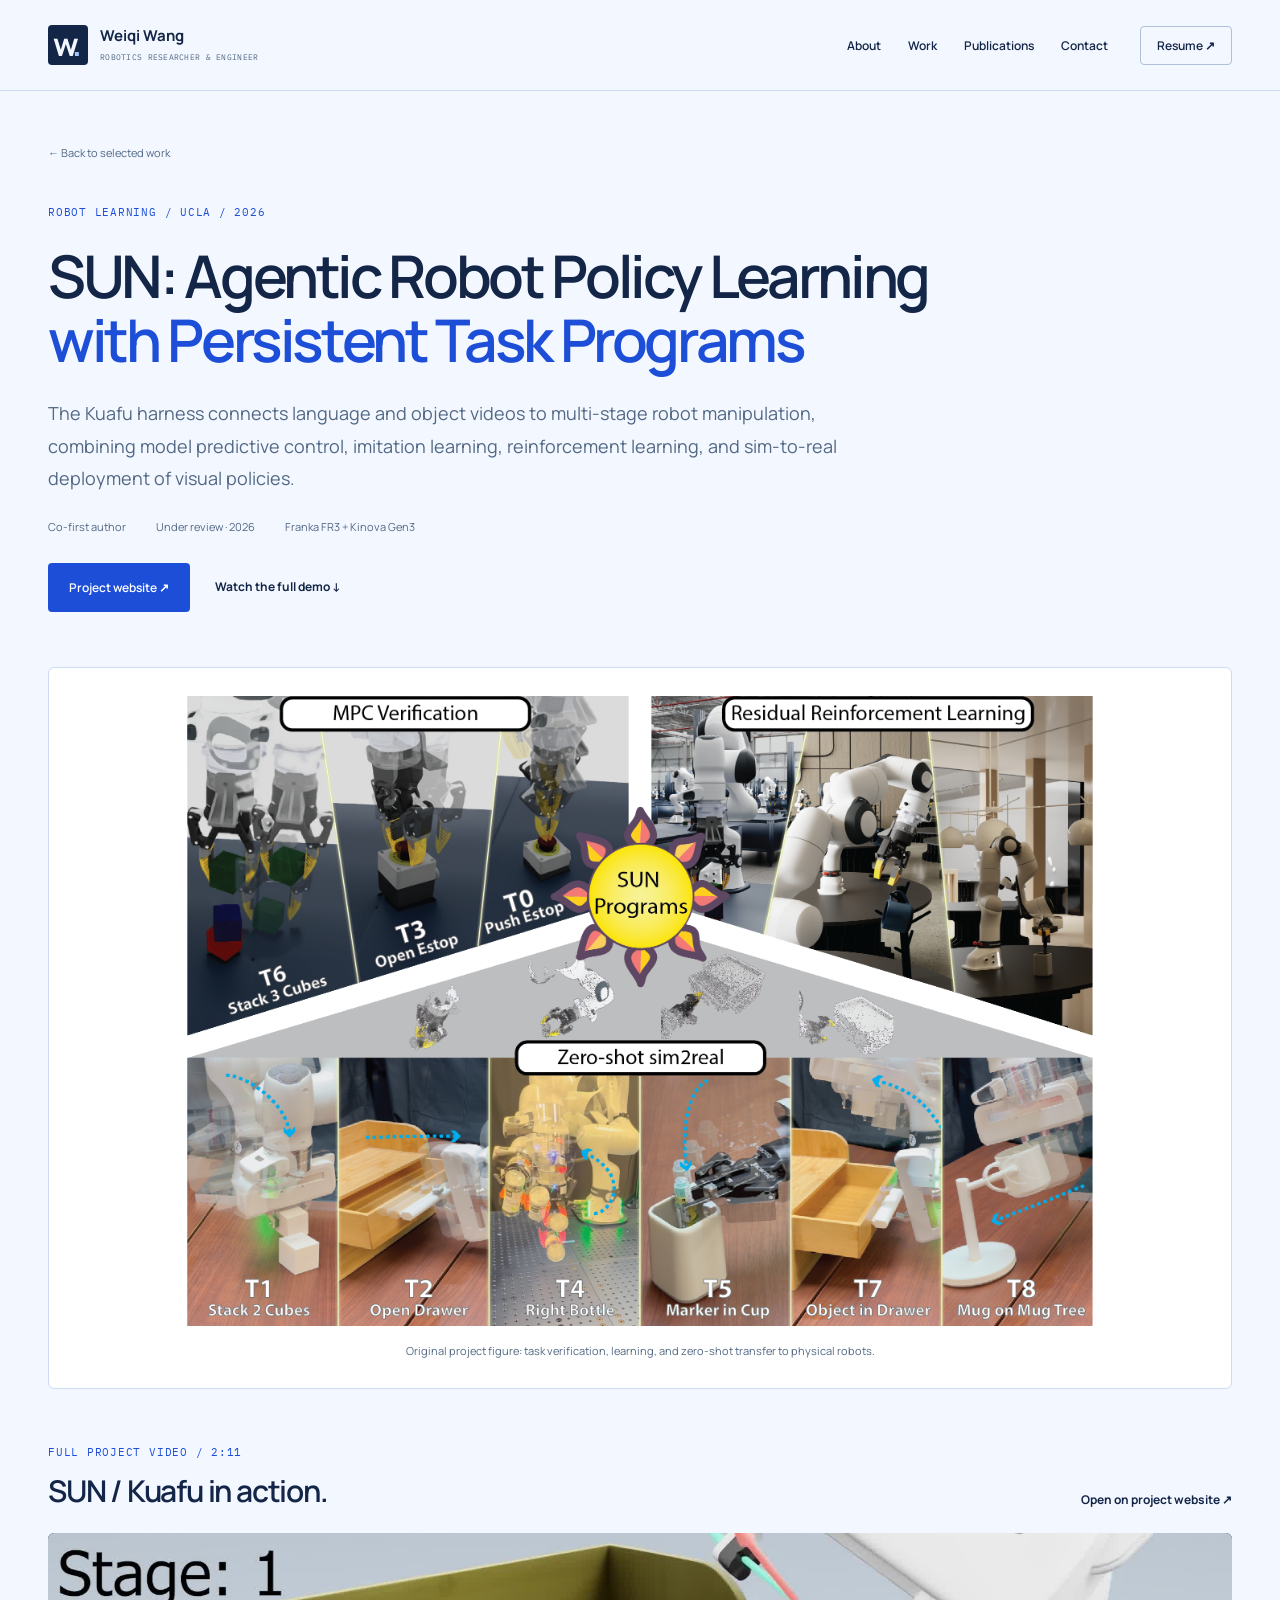
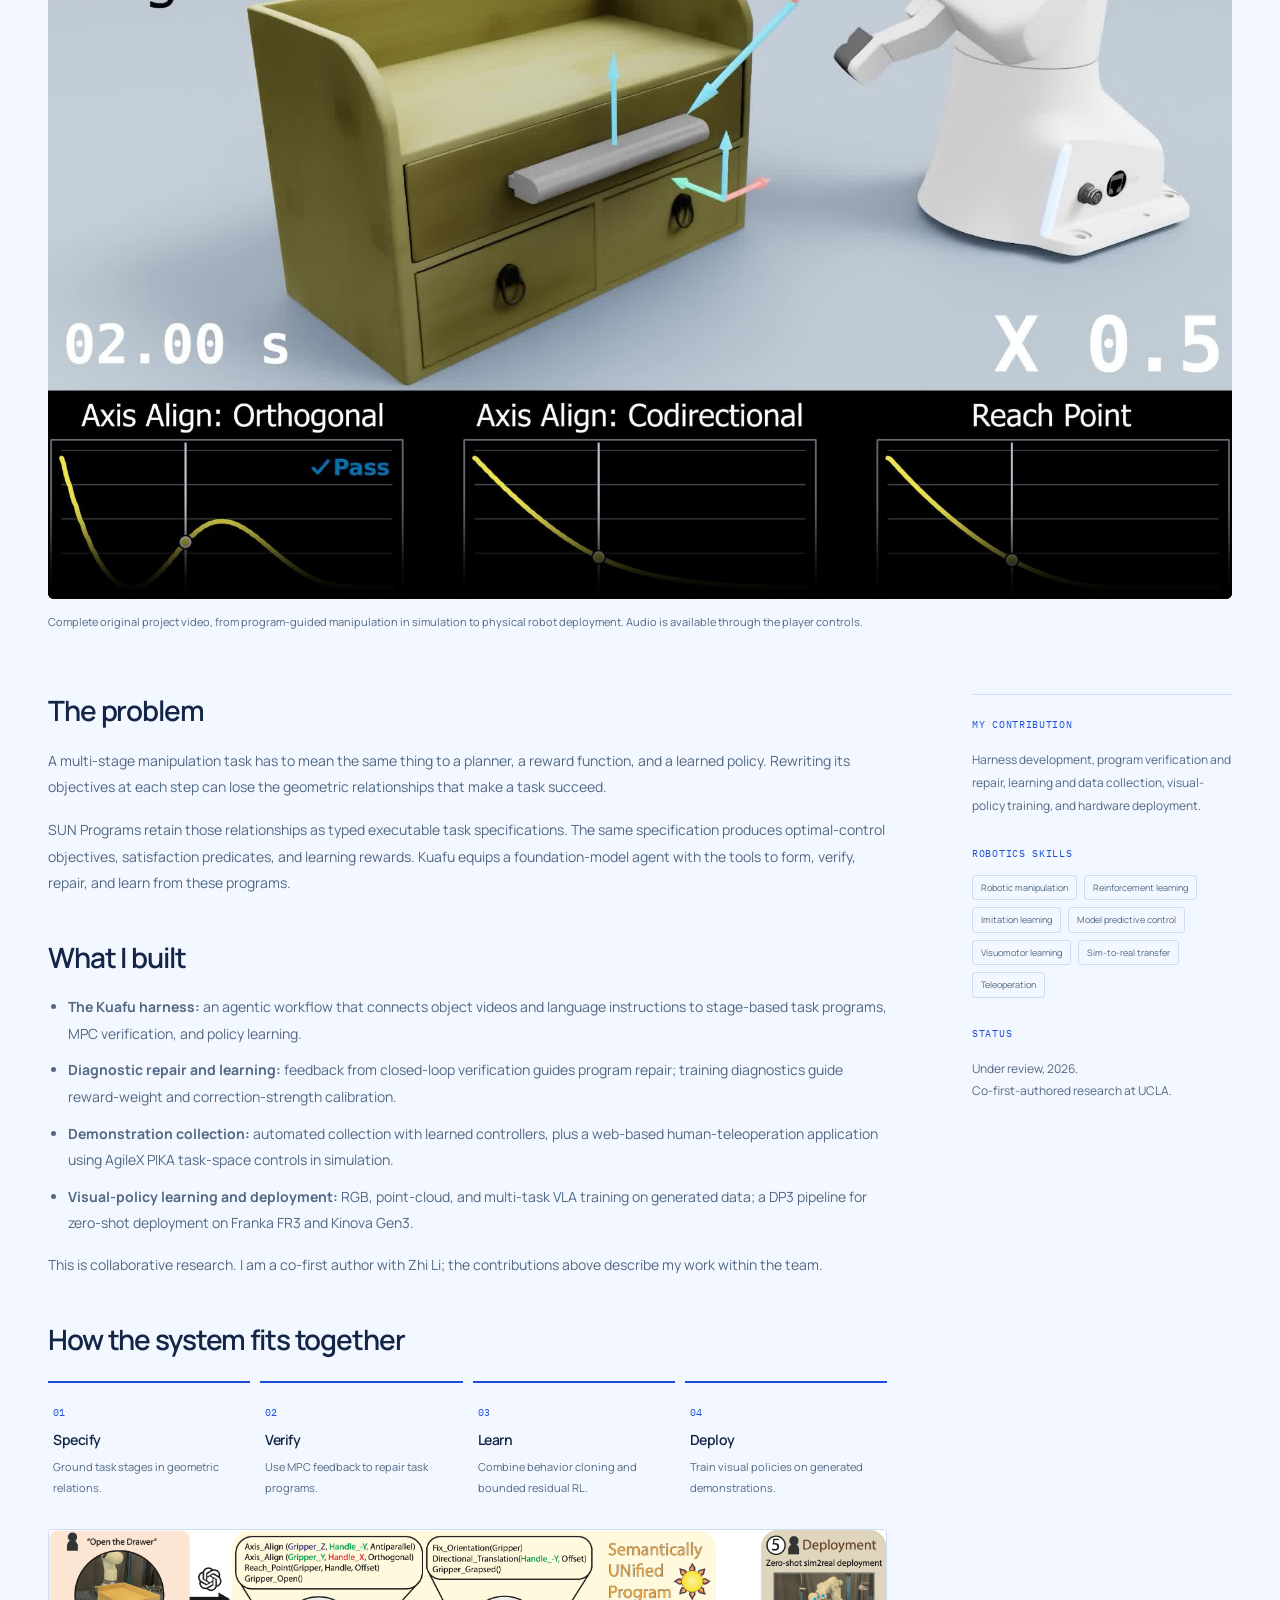
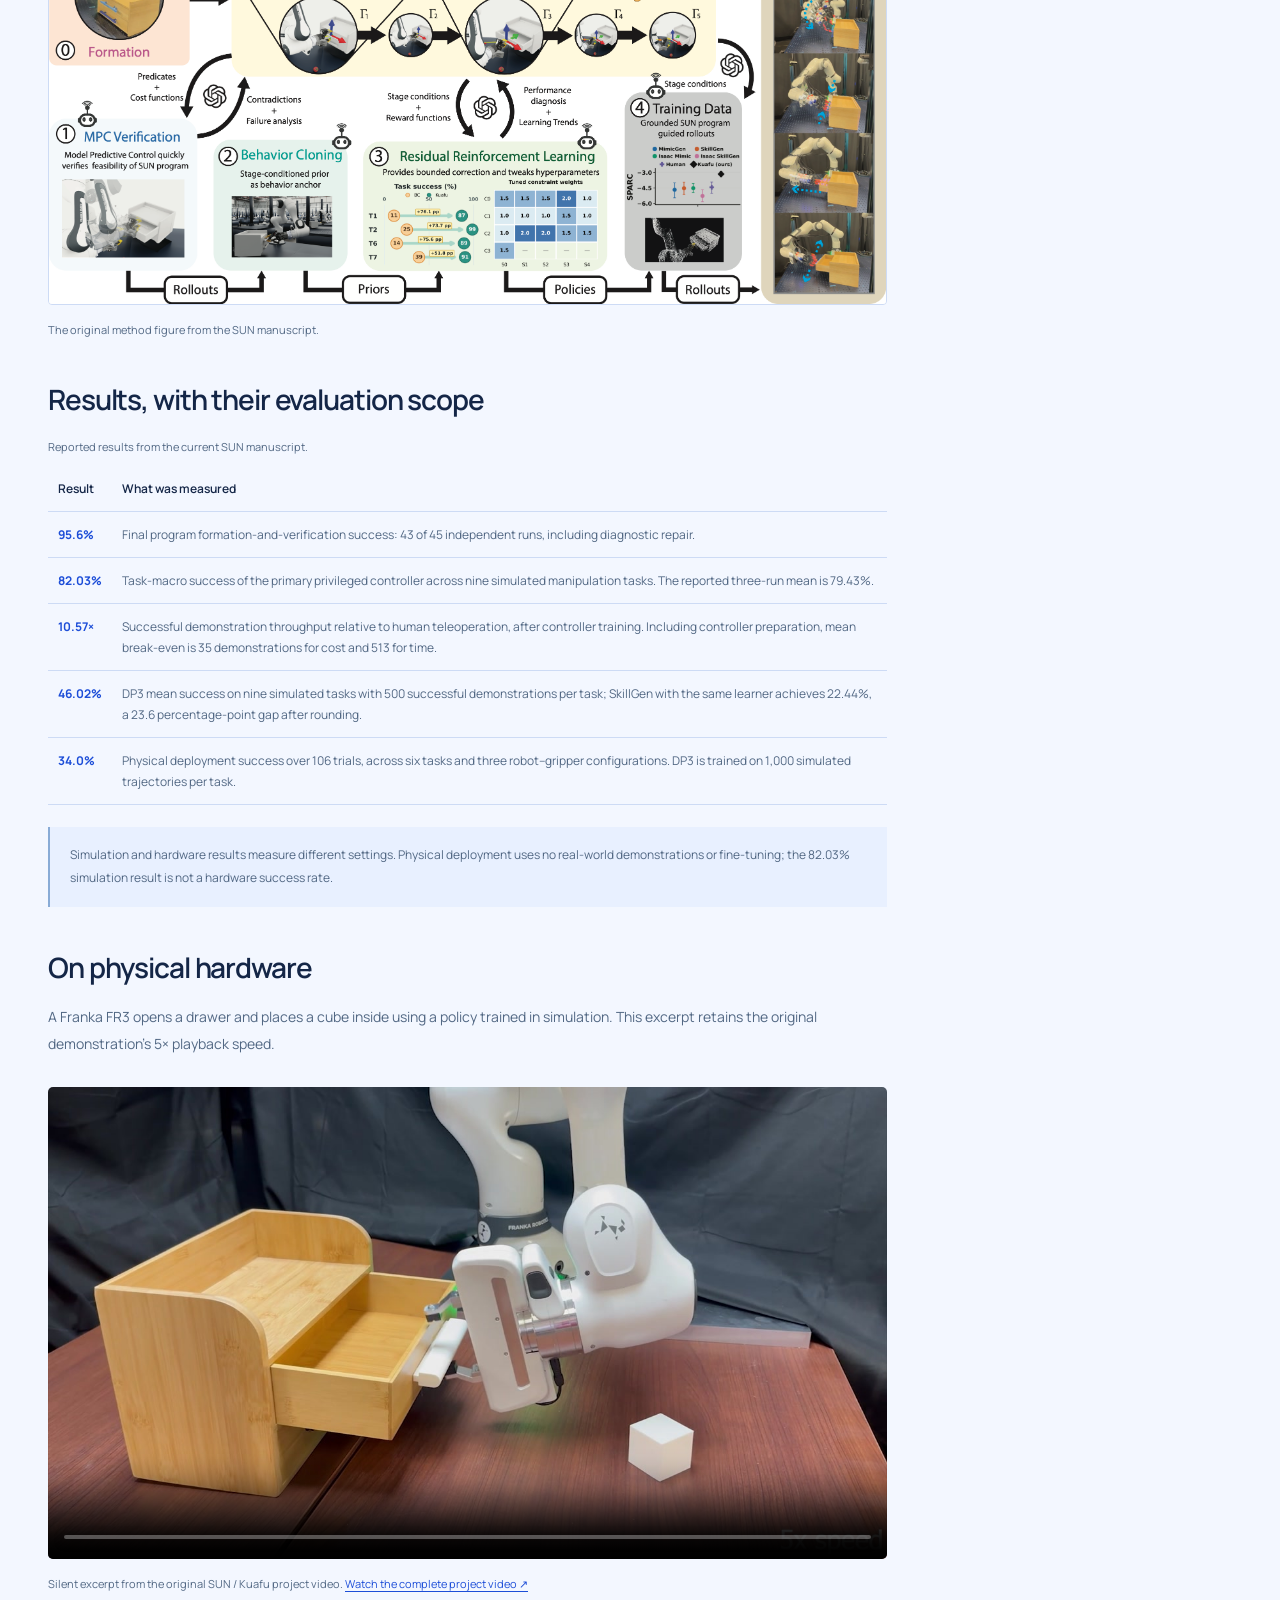
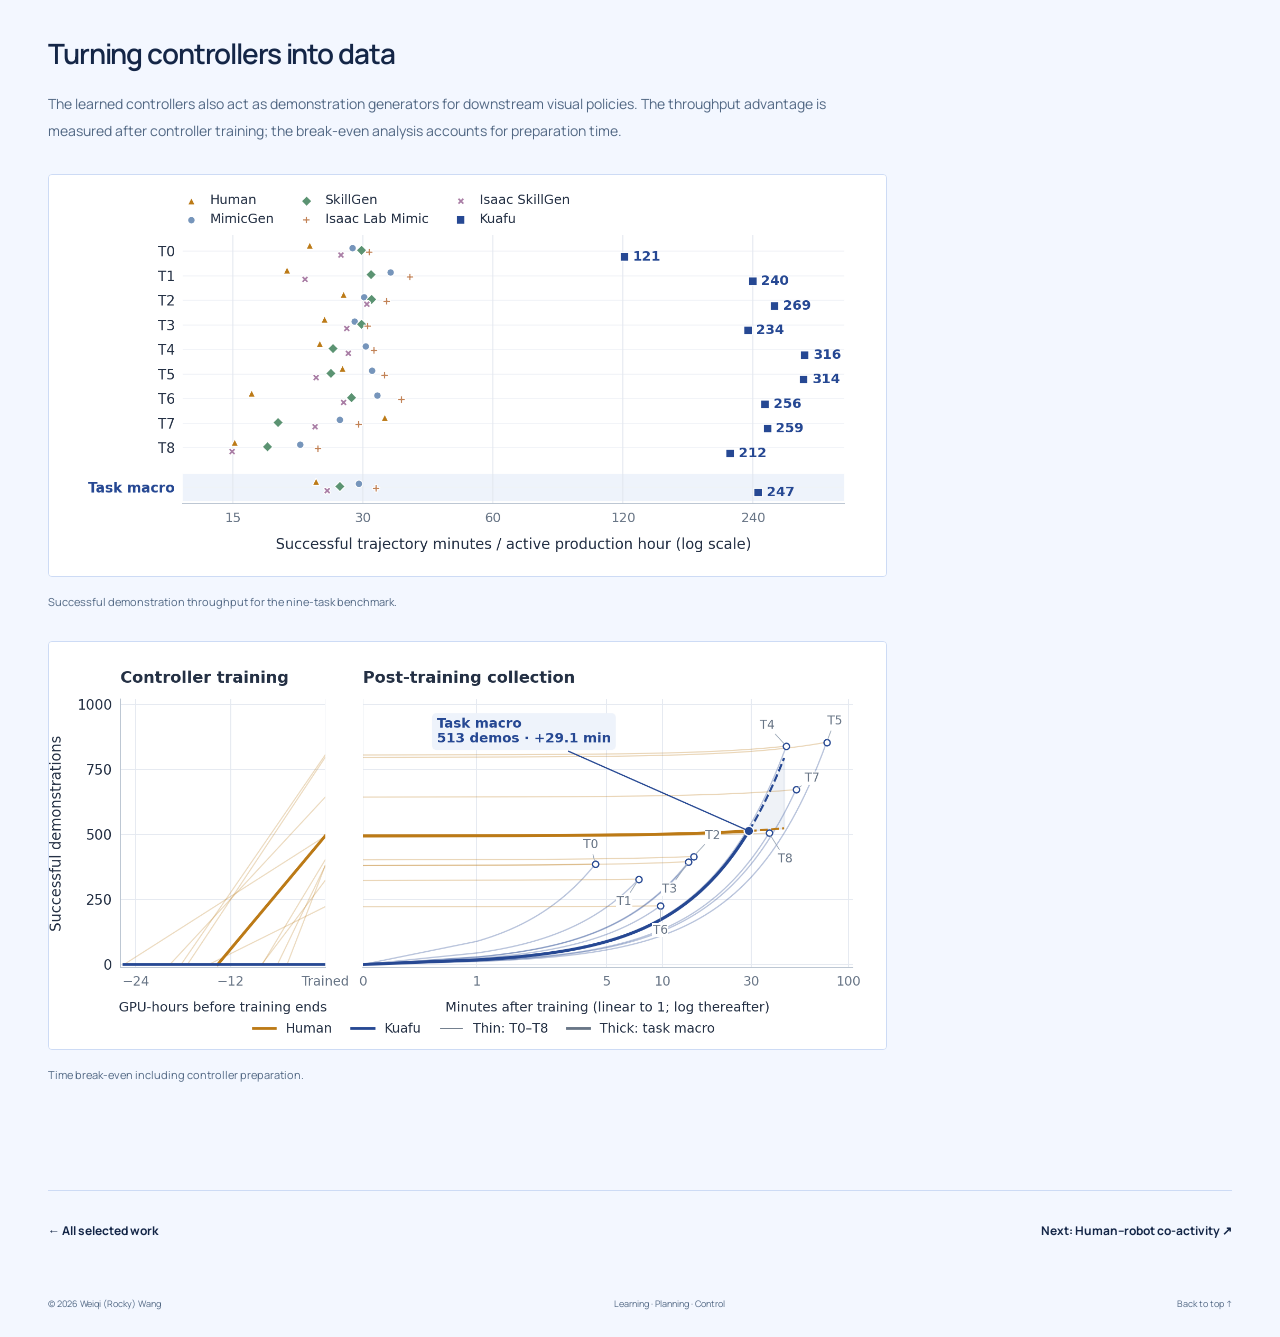
<file: public/projects/sun.html>
<!doctype html>
<html lang="en"><head><meta charset="utf-8"><meta name="viewport" content="width=device-width,initial-scale=1"><meta name="theme-color" content="#f3f7ff"><meta name="description" content="Weiqi Wang’s work on agentic robot learning, persistent task programs, MPC verification, residual RL, and sim-to-real deployment."><title>SUN / Kuafu · Weiqi Wang</title><link rel="icon" href="../assets/favicon.svg?v=4d093eabb38e" type="image/svg+xml"><link rel="stylesheet" href="../assets/fonts.css"><link rel="stylesheet" href="../styles.css?v=2ec96654fc91"><script src="../site.js" defer></script></head>
<body><a class="skip-link" href="#main">Skip to content</a><header class="site-header"><div class="container nav-row"><a class="wordmark" href="../" aria-label="Weiqi Wang, home"><span class="monogram" aria-hidden="true">w<span>.</span></span><span>Weiqi Wang<span class="wordmark-sub">ROBOTICS RESEARCHER &amp; ENGINEER</span></span></a><nav aria-label="Main navigation"><a href="../#about">About</a><a href="../#work">Work</a><a href="../#publications">Publications</a><a href="../#contact">Contact</a></nav><a class="nav-resume" href="../assets/Weiqi-Wang-Resume.pdf">Resume ↗</a></div></header>
<main id="main">
<div class="container"><header class="case-header"><a class="back-link" href="../#work">← Back to selected work</a><p class="eyebrow">ROBOT LEARNING / UCLA / 2026</p><h1>SUN: Agentic Robot Policy Learning<br><span>with Persistent Task Programs</span></h1><p class="case-lead">The Kuafu harness connects language and object videos to multi-stage robot manipulation, combining model predictive control, imitation learning, reinforcement learning, and sim-to-real deployment of visual policies.</p><div class="case-meta"><span>Co-first author</span><span>Under review · 2026</span><span>Franka FR3 + Kinova Gen3</span></div><div class="case-links"><a class="button primary" href="https://kuafu-robo.github.io/" target="_blank" rel="noopener noreferrer">Project website ↗</a><a class="text-link" href="#project-video">Watch the full demo ↓</a></div></header>
<figure class="case-cover"><img src="../assets/chase_sun.png" width="2252" height="1567" alt="SUN Programs connect MPC verification, residual reinforcement learning, and six physical robot tasks"><figcaption>Original project figure: task verification, learning, and zero-shot transfer to physical robots.</figcaption></figure>
<section id="project-video" class="full-project-demo" aria-labelledby="full-video-title"><div class="section-heading"><div><p class="eyebrow">FULL PROJECT VIDEO / 2:11</p><h2 id="full-video-title">SUN / Kuafu in action.</h2></div><a class="text-link" href="https://kuafu-robo.github.io/#video" target="_blank" rel="noopener noreferrer">Open on project website ↗</a></div><video controls controlslist="nodownload" muted playsinline preload="none" poster="../assets/sun-project-poster.jpg" aria-label="Complete SUN and Kuafu project demonstration" aria-describedby="full-video-caption"><source src="../assets/sun-project-full.mp4" type="video/mp4">Your browser does not support embedded video. Visit the SUN / Kuafu project website to view it.</video><p id="full-video-caption">Complete original project video, from program-guided manipulation in simulation to physical robot deployment. Audio is available through the player controls.</p></section>

<div class="case-body"><div class="case-main">
<section><h2>The problem</h2><p>A multi-stage manipulation task has to mean the same thing to a planner, a reward function, and a learned policy. Rewriting its objectives at each step can lose the geometric relationships that make a task succeed.</p><p>SUN Programs retain those relationships as typed executable task specifications. The same specification produces optimal-control objectives, satisfaction predicates, and learning rewards. Kuafu equips a foundation-model agent with the tools to form, verify, repair, and learn from these programs.</p></section>
<section><h2>What I built</h2><ul><li><strong>The Kuafu harness:</strong> an agentic workflow that connects object videos and language instructions to stage-based task programs, MPC verification, and policy learning.</li><li><strong>Diagnostic repair and learning:</strong> feedback from closed-loop verification guides program repair; training diagnostics guide reward-weight and correction-strength calibration.</li><li><strong>Demonstration collection:</strong> automated collection with learned controllers, plus a web-based human-teleoperation application using AgileX PIKA task-space controls in simulation.</li><li><strong>Visual-policy learning and deployment:</strong> RGB, point-cloud, and multi-task VLA training on generated data; a DP3 pipeline for zero-shot deployment on Franka FR3 and Kinova Gen3.</li></ul><p>This is collaborative research. I am a co-first author with Zhi Li; the contributions above describe my work within the team.</p></section>
<section><h2>How the system fits together</h2><div class="process"><div><span>01</span><h3>Specify</h3><p>Ground task stages in geometric relations.</p></div><div><span>02</span><h3>Verify</h3><p>Use MPC feedback to repair task programs.</p></div><div><span>03</span><h3>Learn</h3><p>Combine behavior cloning and bounded residual RL.</p></div><div><span>04</span><h3>Deploy</h3><p>Train visual policies on generated demonstrations.</p></div></div><figure><img src="../assets/pipeline1.png" loading="lazy" alt="Original Kuafu method diagram, showing program formation, MPC verification, behavior cloning, residual learning, and deployment"><figcaption>The original method figure from the SUN manuscript.</figcaption></figure></section>
<section><h2>Results, with their evaluation scope</h2><table class="result-table"><caption>Reported results from the current SUN manuscript.</caption><thead><tr><th scope="col">Result</th><th scope="col">What was measured</th></tr></thead><tbody><tr><td>95.6%</td><td>Final program formation-and-verification success: 43 of 45 independent runs, including diagnostic repair.</td></tr><tr><td>82.03%</td><td>Task-macro success of the primary privileged controller across nine simulated manipulation tasks. The reported three-run mean is 79.43%.</td></tr><tr><td>10.57×</td><td>Successful demonstration throughput relative to human teleoperation, after controller training. Including controller preparation, mean break-even is 35 demonstrations for cost and 513 for time.</td></tr><tr><td>46.02%</td><td>DP3 mean success on nine simulated tasks with 500 successful demonstrations per task; SkillGen with the same learner achieves 22.44%, a 23.6 percentage-point gap after rounding.</td></tr><tr><td>34.0%</td><td>Physical deployment success over 106 trials, across six tasks and three robot–gripper configurations. DP3 is trained on 1,000 simulated trajectories per task.</td></tr></tbody></table><div class="result-note"><p>Simulation and hardware results measure different settings. Physical deployment uses no real-world demonstrations or fine-tuning; the 82.03% simulation result is not a hardware success rate.</p></div></section>
<section id="hardware"><h2>On physical hardware</h2><p>A Franka FR3 opens a drawer and places a cube inside using a policy trained in simulation. This excerpt retains the original demonstration’s 5× playback speed.</p><figure><video controls controlslist="nodownload" playsinline preload="none" poster="../assets/franka-hardware.jpg" aria-label="Franka FR3 drawer manipulation demonstration at five times speed"><source src="../assets/franka-demo.mp4" type="video/mp4">Your browser does not support HTML video. <a href="https://kuafu-robo.github.io/#video">View it on the SUN / Kuafu project website.</a></video><figcaption>Silent excerpt from the original SUN / Kuafu project video. <a href="https://kuafu-robo.github.io/#video" target="_blank" rel="noopener noreferrer">Watch the complete project video ↗</a></figcaption></figure></section>
<section><h2>Turning controllers into data</h2><p>The learned controllers also act as demonstration generators for downstream visual policies. The throughput advantage is measured after controller training; the break-even analysis accounts for preparation time.</p><figure><img src="../assets/sun_throughput.png" loading="lazy" alt="Per-task successful demonstration throughput comparing Kuafu, human teleoperation, and data-generation baselines"><figcaption>Successful demonstration throughput for the nine-task benchmark.</figcaption></figure><figure><img src="../assets/sun_breakeven.png" loading="lazy" alt="Per-task time break-even curves including controller training"><figcaption>Time break-even including controller preparation.</figcaption></figure></section>
</div><aside class="case-sidebar" aria-label="Project summary"><div><p class="mono">MY CONTRIBUTION</p><p>Harness development, program verification and repair, learning and data collection, visual-policy training, and hardware deployment.</p></div><div><p class="mono">ROBOTICS SKILLS</p><ul class="tags"><li>Robotic manipulation</li><li>Reinforcement learning</li><li>Imitation learning</li><li>Model predictive control</li><li>Visuomotor learning</li><li>Sim-to-real transfer</li><li>Teleoperation</li></ul></div><div><p class="mono">STATUS</p><p>Under review, 2026.<br>Co-first-authored research at UCLA.</p></div></aside></div>
<div class="case-footer"><a class="text-link" href="../#work">← All selected work</a><a class="text-link" href="coactivity.html">Next: Human–robot co-activity ↗</a></div></div></main><footer class="site-footer container"><span>© <span data-year>2026</span> Weiqi (Rocky) Wang</span><span>Learning · Planning · Control</span><a href="#main">Back to top ↑</a></footer></body></html>
</file>
<file: assets/fonts.css>
@font-face {
  font-family: 'IBM Plex Mono';
  font-style: normal;
  font-weight: 400;
  font-display: swap;
  src: url(./ibm-plex-mono.woff2) format('woff2');
  unicode-range: U+0000-00FF, U+0131, U+0152-0153, U+02BB-02BC, U+02C6, U+02DA, U+02DC, U+0304, U+0308, U+0329, U+2000-206F, U+20AC, U+2122, U+2191, U+2193, U+2212, U+2215, U+FEFF, U+FFFD;
}
@font-face {
  font-family: 'Manrope';
  font-style: normal;
  font-weight: 400 800;
  font-display: swap;
  src: url(./manrope.woff2) format('woff2');
  unicode-range: U+0000-00FF, U+0131, U+0152-0153, U+02BB-02BC, U+02C6, U+02DA, U+02DC, U+0304, U+0308, U+0329, U+2000-206F, U+20AC, U+2122, U+2191, U+2193, U+2212, U+2215, U+FEFF, U+FFFD;
}
</file>
<file: styles.css>
:root{--paper:#f3f7ff;--white:#fff;--ink:#142647;--muted:#526884;--line:#cddbf5;--blue:#1d4ed8;--light-blue:#e8f0ff;--accent:#a7c7ff;--mono:'IBM Plex Mono',monospace;--sans:'Manrope',Arial,sans-serif;color-scheme:light}
*{box-sizing:border-box}html{scroll-behavior:smooth;scroll-padding-top:106px}body{margin:0;background:var(--paper);color:var(--ink);font:15px/1.75 var(--sans);-webkit-font-smoothing:antialiased}a{color:inherit;text-decoration:none}button{font:inherit}button,a{-webkit-tap-highlight-color:transparent}button{cursor:pointer}img,video{display:block;max-width:100%}figure,p,h1,h2,h3,h4{margin:0}p+p{margin-top:16px}h1,h2,h3,h4{line-height:1.2}button:focus-visible,a:focus-visible,summary:focus-visible{outline:3px solid var(--blue);outline-offset:5px}::selection{background:var(--accent);color:var(--ink)}.container{width:min(1240px,calc(100% - 96px));margin-inline:auto}.mono,.eyebrow{font:11px/1.6 var(--mono);letter-spacing:.07em}.eyebrow{color:var(--blue);margin-bottom:22px}.section{padding-block:98px}.skip-link{position:fixed;z-index:100;top:10px;left:12px;background:var(--ink);color:#fff;padding:12px 20px;transform:translateY(-160%)}.skip-link:focus{transform:none}.site-header{position:sticky;top:0;z-index:20;background:var(--paper);border-bottom:1px solid var(--line)}.nav-row{height:90px;display:flex;align-items:center;gap:32px}.wordmark{display:flex;align-items:center;gap:12px;font-weight:700;line-height:1.4;flex:1}.monogram{font-size:32px;line-height:1;width:40px;height:40px;background:var(--ink);color:var(--paper);text-align:center;padding-top:3px;border-radius:4px;letter-spacing:-4px;padding-right:5px}.monogram span{color:var(--accent)}.wordmark-sub{display:block;font:8px/2 var(--mono);letter-spacing:.035em;font-weight:400;color:var(--muted);margin-top:3px}nav{display:flex;gap:27px;font-size:12px;font-weight:600}nav a:hover,nav a[aria-current]{color:var(--blue)}.nav-resume{border:1px solid #afc1d8;padding:8px 16px;border-radius:4px;font-size:12px;font-weight:600;display:flex;align-items:center;gap:22px}.nav-resume:hover{background:var(--light-blue)}.hero{display:grid;grid-template-columns:1.1fr 1fr;gap:55px;padding-top:75px;padding-bottom:72px;align-items:center}.hero .eyebrow{display:flex;align-items:center;gap:10px;margin-bottom:26px}.short-line{width:24px;height:1px;background:var(--blue)}h1{font-size:clamp(40px,4.45vw,66px);letter-spacing:-.057em;font-weight:600;line-height:1.09}h1 span{color:var(--blue)}.hero-intro{margin-top:26px;max-width:470px;color:var(--muted);font-size:15px;line-height:1.85}.hero-intro strong{color:var(--ink);font-weight:600}.hero-actions{display:flex;gap:27px;align-items:center;margin-top:30px}.button{display:inline-flex;align-items:center;justify-content:center;gap:30px;padding:13px 20px;border-radius:4px;font-weight:600;font-size:12px;border:1px solid transparent;transition:background .15s,transform .15s}.button:hover{transform:translateY(-2px)}.primary{color:#fff;background:var(--blue)}.primary:hover{background:#1e40af}.text-link{display:inline-flex;gap:18px;align-items:center;font-size:12px;font-weight:700;line-height:1.65}.text-link span{font-size:20px;font-weight:400;transition:transform .15s}.text-link:hover{color:var(--blue)}.text-link:hover span{transform:translate(2px,-2px)}.availability{display:flex;align-items:center;gap:9px;font-size:11px;color:var(--muted);margin-top:28px}.status-dot{display:block;height:6px;width:6px;background:var(--blue);border-radius:50%;box-shadow:0 0 0 4px #dce9fb}.hero-figure{position:relative;margin-top:12px}.hero-media{background:#bdcddd;position:relative;overflow:hidden;border-radius:6px}.hero-media video{width:100%;height:420px;object-fit:cover;object-position:48% center}.media-label{position:absolute;left:20px;top:20px;border:1px solid #ffffff80;background:#192f4dbd;backdrop-filter:blur(4px);color:white;font:10px/1 var(--mono);letter-spacing:.1em;padding:10px 12px;border-radius:3px}.media-toggle{position:absolute;bottom:18px;right:18px;border:1px solid #ffffff65;background:#172b49d9;color:#fff;border-radius:4px;padding:9px 14px;font-size:11px;display:flex;align-items:center;gap:9px;min-height:40px}.media-toggle:hover{background:#12243d}.media-toggle:focus-visible{outline-color:#fff}.media-toggle.light{background:#fff;color:var(--ink);border-color:var(--line)}.media-toggle.light:hover{background:var(--paper)}figcaption{display:flex;align-items:start;justify-content:space-between;gap:15px;font-size:11px;color:var(--muted);line-height:1.65;margin-top:16px}figcaption .mono{color:var(--blue);font-size:9px}figcaption small{font-size:9px}.figure-corner{position:absolute;right:-21px;top:-23px;color:#829aba;font:22px var(--mono)}.affiliation-band{padding-block:27px;border-top:1px solid var(--line);border-bottom:1px solid var(--line);display:flex;justify-content:space-between;align-items:center;gap:25px}.affiliation-band>.mono{font-size:9px;max-width:105px;color:var(--muted)}.affiliation{font-size:18px;font-weight:700;letter-spacing:-.04em;color:#596e89}.affiliation.ucla{font-size:30px;font-weight:800;font-style:italic}.affiliation.hopkins{font-family:Georgia,serif;font-size:23px;font-weight:400;letter-spacing:-.04em}.section-heading{display:flex;justify-content:space-between;align-items:end;gap:35px;margin-bottom:42px}.section-heading .eyebrow{margin-bottom:12px}h2{font-size:clamp(32px,3vw,42px);letter-spacing:-.04em;font-weight:600}.section-heading>p{font-size:13px;color:var(--muted);max-width:340px;line-height:1.8}.featured-project{display:grid;grid-template-columns:1.06fr 1fr;gap:0;border:1px solid var(--line);border-radius:6px;overflow:hidden;background:#fff}.project-visual{background:#e8eff8;display:flex;flex-direction:column;justify-content:center;border-right:1px solid var(--line);padding:25px 22px 17px}.project-visual img{width:100%;height:auto;border-radius:2px;transition:transform .35s}.project-visual a{overflow:hidden}.project-visual a:hover img{transform:scale(1.02)}.visual-caption{padding-top:18px;color:var(--muted);font-size:9px}.project-copy{padding:37px}.project-kicker{display:flex;gap:12px;justify-content:space-between;align-items:center;margin-bottom:20px;flex-wrap:wrap}.project-kicker .mono{color:var(--blue);font-size:9px}.badge{padding:3px 8px;background:#edf3fb;border-radius:3px;color:#506b8d;font-size:9px;white-space:nowrap}h3{font-size:27px;letter-spacing:-.035em;font-weight:600}.project-copy>p{font-size:12px;line-height:1.9;color:var(--muted);margin-top:18px}.project-metrics{display:flex;gap:44px;margin-top:24px}.project-metrics>div{display:flex;flex-direction:column;gap:4px}.project-metrics strong{font-size:36px;letter-spacing:-.055em;font-weight:500;line-height:1.15;color:var(--blue)}.project-metrics strong span{font-size:25px}.project-metrics>div>span{font-size:10px;line-height:1.6;color:var(--muted)}.project-copy>.metric-footnote{font-size:9px;margin-top:12px;line-height:1.6}.tags{padding:0;margin:22px 0;list-style:none;display:flex;gap:7px;flex-wrap:wrap}.tags li{font-size:9px;line-height:1.5;padding:5px 8px;border:1px solid var(--line);border-radius:3px;color:#52677f}.secondary-project{display:grid;grid-template-columns:1fr 1.06fr;border-bottom:1px solid var(--line);padding-top:45px;padding-bottom:40px;gap:36px;align-items:center}.secondary-project .project-copy{grid-column:1;grid-row:1;padding:0 20px 0 0}.coactivity-media{position:relative;grid-column:2;grid-row:1;background:#fff;border:1px solid var(--line);border-radius:6px;overflow:hidden}.coactivity-media video{width:100%;height:355px;object-fit:cover}.scene-label{position:absolute;top:18px;left:20px;font-size:9px;color:var(--muted)}.secondary-project h3{font-size:32px}.inline-result{font-size:11px;margin-top:22px;color:var(--muted);line-height:2.2}.inline-result strong{font-size:18px;color:var(--blue);font-weight:500}.inline-result>span{margin-inline:8px}.research-note{display:flex;gap:20px;align-items:center;margin-top:30px}.research-note-symbol{color:var(--blue);font-size:30px}.research-note>div{flex:1}.research-note h3{font-size:13px;letter-spacing:0;font-weight:600}.research-note p{font-size:11px;color:var(--muted);margin-top:6px;max-width:650px}.research-note .text-link{white-space:nowrap;font-size:11px}.experience-section{background:var(--light-blue)}.experience-row{display:grid;grid-template-columns:.9fr 1.5fr;gap:80px;border-top:1px solid #c9d8ec;padding-block:33px}.experience-row:last-child{padding-bottom:0}.experience-meta .mono{font-size:10px;color:var(--muted)}.experience-meta h3{font-size:23px;margin:9px 0 7px}.experience-meta>span:last-child{font-size:11px;color:var(--muted)}.experience-detail h4{font-size:16px;font-weight:600;letter-spacing:-.015em}.experience-detail p{font-size:12px;margin-top:12px;line-height:1.95;color:var(--muted)}.experience-detail .tags{margin-bottom:0}.experience-detail .tags li{border-color:#bfcee3}.about-section{display:grid;grid-template-columns:1.1fr 1fr;gap:110px}.about-copy h2{margin-bottom:27px}.about-copy>p:not(.eyebrow){font-size:13px;color:var(--muted);line-height:1.95}.social-links{display:flex;gap:23px;font-size:11px;font-weight:600;margin-top:26px}.social-links a:hover{text-decoration:underline}.about-details{padding-top:8px}.education>.mono,.toolkit>.mono{font-size:10px;color:var(--blue);margin-bottom:18px}.education>div{position:relative;padding:0 42px 21px 18px;border-left:1px solid #c2d2e7}.education>div:before{content:'';position:absolute;left:-4px;top:5px;width:7px;height:7px;border-radius:50%;background:#86a7d4}.education h3{font-size:13px;font-weight:700;line-height:1.6;letter-spacing:-.01em}.education p{color:var(--muted);font-size:11px;margin-top:2px}.education-year{position:absolute;right:0;top:3px;font:10px var(--mono);color:var(--muted)}.toolkit{border-top:1px solid var(--line);padding-top:23px;margin-top:6px}.toolkit>.mono{margin-bottom:10px}.toolkit>p:last-child{font-size:12px;line-height:2;color:var(--muted)}.teaching-note{border-left:2px solid #a5bedf;padding-left:15px;margin-top:21px;font-size:11px;color:var(--muted);line-height:1.8}.publications-section{padding-top:0}.publication{display:grid;grid-template-columns:70px 1fr 32px;gap:20px;border-top:1px solid var(--line);padding-block:24px;align-items:start}.publication:last-child{border-bottom:1px solid var(--line)}.pub-year{padding-top:4px;color:var(--muted);font-size:11px}.pub-venue{font-size:9px;color:var(--blue);text-transform:uppercase;letter-spacing:.04em;margin-bottom:6px}.publication h3{font-size:16px;line-height:1.55;letter-spacing:-.015em}.publication h3 a:hover{color:var(--blue)}.publication h3+p{font-size:10px;color:var(--muted);line-height:1.7;margin-top:6px}.publication strong{font-weight:600;color:#3e5674}.pub-arrow{font-size:23px;line-height:1.5;text-align:center;min-width:32px;min-height:35px}.pub-arrow:hover{color:var(--blue);background:var(--light-blue)}.muted{color:var(--muted)}.contact-section{background:var(--ink);color:var(--paper);padding-block:68px}.contact-section .eyebrow{color:var(--accent);margin-bottom:22px}.contact-grid{display:flex;justify-content:space-between;gap:40px;align-items:center}.contact-grid h2{font-size:43px;font-weight:500;letter-spacing:-.04em}.contact-grid p{font-size:12px;color:#b8c9df;line-height:1.9;margin-top:20px}.contact-actions{display:flex;flex-wrap:wrap;max-width:410px;align-items:center;column-gap:20px}.contact-email{font-size:24px;letter-spacing:-.04em;border-bottom:1px solid #728fae;padding-bottom:12px;width:100%;display:flex;gap:40px;align-items:center}.contact-email:hover{color:var(--accent)}.copy-email{background:none;color:#c1d1e6;border:none;font-size:10px;padding:12px 0;display:flex;gap:12px;align-items:center;min-height:44px}.copy-feedback{font-size:10px;color:var(--accent)}.contact-section a:focus-visible,.contact-section button:focus-visible{outline-color:var(--accent)}.site-footer{display:flex;justify-content:space-between;gap:20px;font-size:9px;color:var(--muted);padding-block:25px}.site-footer a:hover{text-decoration:underline}
/* Research case studies */
.case-header{padding-block:48px 55px}.back-link{display:inline-block;font-size:11px;color:var(--muted);margin-bottom:42px}.back-link:hover{color:var(--blue)}.case-header h1{max-width:900px;font-size:clamp(36px,4.6vw,62px)}.case-lead{font-size:18px;max-width:810px;color:var(--muted);line-height:1.8;margin-top:25px}.case-meta{display:flex;gap:30px;font-size:11px;margin-top:23px;color:var(--muted);flex-wrap:wrap}.case-links{display:flex;gap:25px;align-items:center;margin-top:26px;flex-wrap:wrap}.case-cover{background:#fff;border:1px solid var(--line);border-radius:6px;padding:28px}.case-cover img{max-height:630px;margin-inline:auto;width:auto}.case-cover figcaption{justify-content:center;text-align:center}.case-body{padding-block:62px;display:grid;grid-template-columns:1fr 260px;gap:85px}.case-main{min-width:0}.case-main section{margin-bottom:44px}.case-main h2{font-size:28px;margin-bottom:20px}.case-main h3{font-size:18px;margin:25px 0 12px}.case-main p,.case-main li{font-size:14px;color:var(--muted);line-height:1.9}.case-main ul{padding-left:20px}.case-main li+li{margin-top:10px}.case-main a:not(.button):not(.text-link){text-decoration:underline;text-underline-offset:3px;color:var(--blue)}.case-main figure{margin:30px 0}.case-main figure>img{width:100%;height:auto;border:1px solid var(--line);background:#fff;border-radius:4px}.case-main figcaption{display:block;font-size:11px}.case-main video{width:100%;height:auto;border-radius:5px}.case-sidebar{align-self:start;position:sticky;top:130px;border-top:1px solid var(--line);padding-top:22px}.case-sidebar .mono{font-size:10px;color:var(--blue);margin-bottom:13px}.case-sidebar p:not(.mono){font-size:12px;color:var(--muted);line-height:1.9}.case-sidebar .tags{margin-top:13px}.case-sidebar>div+div{margin-top:28px}.result-table{border-collapse:collapse;width:100%;font-size:12px;margin-top:20px}.result-table th,.result-table td{text-align:left;padding:12px 10px;border-bottom:1px solid var(--line);vertical-align:top}.result-table th{font-weight:600}.result-table td{color:var(--muted)}.result-table td:first-child{color:var(--blue);font-weight:700;white-space:nowrap}.result-table caption{text-align:left;font-size:11px;color:var(--muted);margin-bottom:10px}.result-note{background:var(--light-blue);padding:17px 20px;border-left:2px solid #88abd6;margin-top:22px}.result-note p{font-size:12px}.process{display:grid;grid-template-columns:repeat(4,1fr);gap:10px;margin-block:25px}.process>div{border-top:2px solid var(--blue);padding:15px 5px 0}.process span{font:10px var(--mono);color:var(--blue)}.process h3{font-size:14px;margin:8px 0}.process p{font-size:11px}.case-footer{border-top:1px solid var(--line);padding-block:30px;display:flex;justify-content:space-between;gap:20px}.case-media{background:white;border:1px solid var(--line);border-radius:5px;max-width:650px;margin-inline:auto;padding:20px}.case-media video{width:100%;max-height:500px;object-fit:contain}.case-media figcaption{font-size:11px;color:var(--muted);display:block;text-align:center}
@media(min-width:1500px){.hero{padding-top:100px;padding-bottom:90px}.hero-media video{height:445px}}
@media(max-width:1100px){.container{width:calc(100% - 64px)}.hero{gap:32px}.hero-media video{height:380px}h1{font-size:50px}.hero-intro{font-size:13px}.project-copy{padding:27px}.project-kicker .mono{font-size:8px}.project-copy h3{font-size:26px}.project-metrics{gap:30px}.about-section{gap:65px}.experience-row{gap:55px}.contact-email{font-size:21px}.case-body{gap:40px;grid-template-columns:1fr 220px}.affiliation{font-size:16px}}
@media(max-width:820px){.container{width:calc(100% - 48px)}.nav-row{height:76px;gap:20px}.wordmark-sub{display:none}.wordmark{font-size:13px}.monogram{height:32px;width:32px;font-size:26px}nav{gap:16px;font-size:11px}.nav-resume{padding:7px 10px;gap:12px;font-size:10px}.hero{padding-top:48px;padding-bottom:45px;gap:27px;grid-template-columns:1fr 1fr}h1{font-size:40px}.hero-intro{font-size:12px}.hero-media video{height:360px}.hero-actions{gap:18px}.button{padding:11px 14px;gap:15px;font-size:11px}.hero-actions .text-link{font-size:10px;gap:10px}.availability{font-size:9px}.hero-figure figcaption{flex-direction:column;gap:5px}.affiliation-band{gap:20px;flex-wrap:wrap;justify-content:center}.affiliation-band>.mono{max-width:none;width:100%;text-align:center}.affiliation{font-size:15px}.affiliation.ucla{font-size:25px}.affiliation.hopkins{font-size:21px}.section{padding-block:68px}.section-heading{gap:25px}.section-heading>p{font-size:11px}.featured-project{grid-template-columns:1fr}.project-visual{border-right:0;border-bottom:1px solid var(--line);padding:25px 40px}.project-visual img{max-height:390px;width:auto;margin:auto}.project-copy{padding:30px}.project-copy>p{font-size:13px}.featured-project .project-copy h3 br{display:none}.project-metrics{gap:50px}.project-copy>.metric-footnote{font-size:10px}.secondary-project{gap:22px}.secondary-project .project-copy{padding-right:0}.secondary-project .project-copy>p{font-size:12px}.coactivity-media video{height:345px}.project-kicker{margin-bottom:15px}.inline-result>span{display:none}.inline-result strong:last-child:before{content:'';display:block}.research-note{flex-wrap:wrap;gap:15px}.research-note .text-link{margin-left:40px}.experience-row{grid-template-columns:1fr 1.5fr;gap:36px}.experience-meta h3{font-size:20px}.about-section{gap:40px}.about-copy h2{font-size:31px}.education>div{padding-right:0;padding-bottom:22px}.education-year{position:static;font-size:9px;display:block;margin-bottom:4px}.publications-section{padding-top:0}.contact-grid{gap:30px}.contact-grid h2{font-size:32px}.contact-email{font-size:18px;gap:20px}.contact-grid p{font-size:11px}.case-body{grid-template-columns:1fr}.case-sidebar{position:static;display:grid;grid-template-columns:1fr 1fr;gap:35px}.case-sidebar>div+div{margin:0}.case-lead{font-size:16px}}
@media(max-width:600px){html{scroll-padding-top:115px}.container{width:calc(100% - 36px)}.nav-row{height:auto;min-height:96px;padding-block:12px;display:grid;grid-template-columns:1fr auto;gap:10px}.wordmark{font-size:12px}.wordmark-sub{display:block;font-size:7px}.nav-resume{grid-column:2;grid-row:1;min-height:34px}nav{grid-column:1/-1;grid-row:2;justify-content:space-between;gap:12px;font-size:11px}nav a{padding-block:4px}.hero{display:flex;flex-direction:column;align-items:stretch;padding-top:37px;gap:28px;padding-bottom:30px}.hero .eyebrow{font-size:10px;margin-bottom:20px}h1{font-size:48px;line-height:1.08}.desktop-break{display:none}.hero-intro{font-size:13px;max-width:100%;margin-top:22px}.hero-actions{margin-top:23px;gap:25px}.button{font-size:11px;padding:12px 16px;gap:24px}.hero-actions .text-link{font-size:11px}.availability{font-size:10px;margin-top:22px}.hero-figure{margin-top:0}.hero-media video{height:290px;object-fit:cover}.hero-figure figcaption{flex-direction:row;font-size:9px;gap:8px;line-height:1.7}.hero-figure figcaption .mono{font-size:8px;white-space:nowrap}.hero-figure figcaption small{font-size:8px}.media-label{left:14px;top:14px;font-size:9px}.figure-corner{display:none}.affiliation-band{column-gap:24px;row-gap:12px;padding-block:20px}.affiliation-band>.mono{font-size:8px}.affiliation{font-size:13px}.affiliation.ucla{font-size:23px}.affiliation.hopkins{font-size:19px}.section{padding-block:53px}.section-heading{display:block;margin-bottom:28px}.section-heading .eyebrow{font-size:9px}.section-heading>p{margin-top:17px;font-size:12px}.section-heading>p br{display:none}h2{font-size:33px}.project-visual{padding:15px}.visual-caption{font-size:8px;padding-top:12px}.project-copy{padding:23px}.project-kicker{gap:9px}.project-copy h3{font-size:29px}.featured-project .project-copy h3 br{display:block}.project-copy>p{font-size:12px}.project-metrics{gap:42px;margin-top:24px}.project-metrics strong{font-size:34px}.tags{margin-block:19px;gap:6px}.tags li{font-size:9px;padding:4px 7px}.secondary-project{display:flex;flex-direction:column;gap:24px;padding-top:30px;padding-bottom:28px}.secondary-project>div{width:100%}.coactivity-media video{height:300px}.secondary-project .project-copy{padding:0 6px}.secondary-project h3 br{display:none}.project-kicker .mono{font-size:9px}.inline-result{font-size:10px}.inline-result>span{display:inline;margin-inline:5px}.inline-result strong{font-size:17px}.inline-result strong:last-child:before{display:none}.research-note{gap:12px;margin-top:25px}.research-note-symbol{align-self:start;font-size:24px}.research-note h3{font-size:12px;line-height:1.5}.research-note p{font-size:11px}.research-note .text-link{margin-left:29px}.experience-row{grid-template-columns:1fr;gap:20px;padding-block:26px}.experience-meta h3{font-size:23px}.experience-detail h4{font-size:16px;line-height:1.5}.experience-detail p{font-size:12px}.about-section{grid-template-columns:1fr;gap:38px}.about-copy h2{font-size:34px}.about-copy>p:not(.eyebrow){font-size:13px}.education>div{padding-right:42px}.education-year{position:absolute;right:0;top:4px}.education h3{font-size:12px}.toolkit>p:last-child{font-size:12px}.publications-section{padding-top:0}.publications-section .section-heading>.text-link{margin-top:16px}.publication{grid-template-columns:40px 1fr 24px;gap:10px;padding-block:23px}.pub-year{font-size:9px}.pub-venue{font-size:8px}.publication h3{font-size:13px;line-height:1.6}.publication h3+p{font-size:9px}.pub-arrow{font-size:20px;min-width:24px}.contact-section{padding-block:43px}.contact-grid{display:block}.contact-grid h2{font-size:35px}.contact-grid p{font-size:12px}.contact-grid p br{display:none}.contact-actions{margin-top:28px}.contact-email{font-size:24px;justify-content:space-between}.site-footer{font-size:8px;flex-wrap:wrap;gap:10px;padding-block:20px}.site-footer>span:nth-child(2){display:none}.case-header{padding-block:25px 35px}.back-link{margin-bottom:30px}.case-header h1{font-size:40px}.case-header .eyebrow{font-size:10px;margin-bottom:17px}.case-lead{font-size:14px;margin-top:22px}.case-meta{gap:10px 20px;font-size:10px}.case-cover{padding:12px}.case-cover figcaption{font-size:9px}.case-body{padding-top:40px;gap:30px}.case-main h2{font-size:26px}.case-main p,.case-main li{font-size:13px}.case-main section{margin-bottom:32px}.process{grid-template-columns:1fr 1fr;gap:20px}.result-table{font-size:10px}.result-table th,.result-table td{padding:10px 7px}.case-sidebar{grid-template-columns:1fr;gap:25px}.case-footer{flex-wrap:wrap}.case-media{padding:10px}.case-media video{max-height:340px}}
@media(prefers-reduced-motion:reduce){html{scroll-behavior:auto}*,*::before,*::after{animation:none!important;transition:none!important}}
@media print{.site-header,.hero-actions,.media-toggle,.site-footer,.contact-section,.skip-link{display:none}.container{width:100%}.section{padding-block:25px}body{background:white}.hero{padding-block:20px}.hero-media video{height:240px}.case-sidebar{position:static}a{text-decoration:none}.featured-project,.experience-row,.publication{break-inside:avoid}}

/* Original project and industry demonstrations. */
.project-links{display:flex;align-items:center;gap:12px 28px;flex-wrap:wrap}
.caption-link{color:var(--blue);font-size:10px;text-underline-offset:3px}
.caption-link:hover{text-decoration:underline}
.experience-meta>span:not(.mono){font-size:11px;color:var(--muted)}
.industry-video{margin-top:24px}
.youtube-frame{position:relative;aspect-ratio:16/9;overflow:hidden;border-radius:5px;background:var(--ink)}
.youtube-frame iframe{position:absolute;inset:0;width:100%;height:100%;border:0}
.youtube-launch{display:block;width:100%;height:100%;position:relative}
.youtube-launch img{width:100%;height:100%;object-fit:cover}
.youtube-launch:focus-visible{outline-offset:-4px;outline-color:var(--accent)}
.youtube-play{position:absolute;inset:auto 12px 12px auto;display:flex;gap:9px;align-items:center;padding:8px 12px;background:#172a43e8;color:#fff;border:1px solid #ffffff66;border-radius:4px;font-size:10px;min-height:38px}
.youtube-launch:hover .youtube-play{background:var(--blue)}
.industry-video figcaption{display:flex;flex-direction:column;gap:4px;font-size:10px;line-height:1.6;margin-top:10px}
.industry-video figcaption a{color:var(--blue);text-decoration:underline;text-underline-offset:3px}
.full-project-demo{padding-top:55px}
.full-project-demo .section-heading{margin-bottom:24px}
.full-project-demo h2{font-size:30px}
.full-project-demo video{width:100%;aspect-ratio:16/9;object-fit:contain;background:#111;border-radius:6px}
.full-project-demo>p{font-size:11px;color:var(--muted);margin-top:13px;line-height:1.8}
.case-cover img{width:100%;height:auto;max-height:630px;object-fit:contain}
@media(max-width:600px){.project-links{gap:10px 23px}.project-links .text-link{font-size:11px}.caption-link{font-size:9px}.industry-video{margin-top:18px}.full-project-demo{padding-top:35px}.full-project-demo h2{font-size:27px}.full-project-demo .section-heading>.text-link{margin-top:15px}}

/* Introduce Rocky before research and industry work. */
.about-section{grid-template-columns:minmax(0,1.2fr) minmax(0,1fr);column-gap:64px;row-gap:48px;align-items:start;padding-top:64px;padding-bottom:64px}
.about-intro{align-self:center}
.about-heading{margin-bottom:28px}
.about-heading .eyebrow{margin-bottom:22px}
.about-heading h1{font-size:clamp(46px,4.7vw,68px);color:var(--blue)}
.about-copy>p:not(.eyebrow){font-size:15px;line-height:1.95}
.about-copy>p:first-child{margin-top:0}
.about-copy strong{color:var(--ink);font-weight:600}
.about-copy .social-links{flex-wrap:wrap;gap:14px 26px;margin-top:28px;font-size:12px}
.about-portrait{width:100%;max-width:420px;min-width:0;justify-self:center;align-self:start}
.about-portrait img{display:block;width:100%;height:auto;max-width:100%;max-height:none;aspect-ratio:auto;object-fit:contain;transform:none;border-radius:6px}
.about-details{grid-column:1/-1;display:grid;grid-template-columns:1.2fr 1fr 1fr;gap:48px;align-items:start;border-top:1px solid var(--line);padding-top:34px}
.about-details h2.mono{font-size:10px;font-weight:400;letter-spacing:.07em;color:var(--blue);margin-bottom:18px}
.about-details .toolkit{border:0;margin:0;padding:0}
.about-details .teaching-note{border:0;padding:0;margin:0;font-size:12px;line-height:2}
.sun-demo .hero-media video{height:auto;aspect-ratio:4/3;object-fit:cover}
.sun-demo figcaption{justify-content:flex-end;margin-top:14px}
.sun-demo .caption-link{font-size:12px}
.research-note p:first-child{margin-top:0}
.publications-section{padding-top:98px}
.publication{grid-template-columns:70px minmax(0,1fr)}
.publication h3 a{color:var(--blue)}
.publication h3 a:hover{text-decoration:underline;text-underline-offset:3px}
.pub-links{display:flex;flex-wrap:wrap;gap:8px 22px;margin-top:10px}
.pub-links a{display:inline-flex;align-items:center;min-height:28px;color:var(--blue);font-size:11px;font-weight:600;line-height:1.5;text-decoration:underline;text-underline-offset:3px}
.pub-links a:hover{text-decoration-thickness:2px}
@media(max-width:600px){.publication{grid-template-columns:40px minmax(0,1fr)}}
.project-copy>p strong{color:var(--ink);font-weight:600}
.project-copy>.skills-label,.experience-detail>.skills-label{font:10px/1.6 var(--mono);letter-spacing:.06em;color:var(--blue);margin-top:22px}
.skills-label+.tags{margin-top:9px}
.experience-points{margin:15px 0 0;padding-left:18px;color:var(--muted);font-size:12px;line-height:1.9}
.experience-points li+li{margin-top:10px}
.experience-points li::marker{color:var(--blue)}
.experience-points strong{color:var(--ink);font-weight:600}
.research-note .tags{margin:12px 0 0}
.research-note{display:grid;grid-template-columns:20px minmax(0,1fr) auto;align-items:start;gap:20px}
.research-note .text-link{align-self:center}
.research-note-media{grid-template-columns:20px minmax(0,1fr) minmax(0,.85fr);align-items:center;border-top:1px solid var(--line);padding-top:30px}
.research-note-media h3{font-size:19px;letter-spacing:-.02em}
.research-note-media p{font-size:12px;line-height:1.9;margin-top:12px}
.research-note-media .text-link{margin:18px 0 0}
.research-video{min-width:0;grid-column:3}
.research-video .youtube-launch img{object-fit:contain}
.research-video figcaption{flex-wrap:wrap;gap:4px 16px;font-size:10px;margin-top:10px}
.research-video figcaption a{color:var(--blue);text-decoration:underline;text-underline-offset:3px}
@media(max-width:820px){.research-note{grid-template-columns:20px minmax(0,1fr);gap:12px}.research-note .text-link{grid-column:2;margin-left:0;justify-self:start}}
@media(max-width:820px){.research-note-media{align-items:start}.research-video{grid-column:2;margin-top:8px}}
@media(max-width:1100px){.about-section{column-gap:40px;row-gap:36px}.about-copy>p:not(.eyebrow){font-size:14px}.about-details{gap:24px 36px;grid-template-columns:1.2fr 1fr;grid-template-rows:min-content 1fr}.about-details .education{grid-row:1/span 2}.about-details .toolkit,.about-details .teaching{grid-column:2}}
@media(max-width:820px){.about-section{grid-template-columns:1fr;gap:32px;padding-top:44px}.about-intro{display:contents}.about-heading{order:0;margin-bottom:0}.about-portrait{order:1}.about-copy{order:2}.about-details{order:3}.about-heading h1{font-size:48px}.publications-section{padding-top:68px}.sun-demo{padding:24px}}
@media(max-width:600px){.about-section{grid-template-columns:1fr;gap:26px;padding-top:36px;padding-bottom:42px}.about-intro{display:contents}.about-heading{order:0;margin-bottom:0}.about-portrait{order:1}.about-copy{order:2}.about-details{order:3;grid-column:1;display:grid;grid-template-columns:1fr;grid-template-rows:none;gap:24px;padding-top:28px}.about-details .education,.about-details .toolkit,.about-details .teaching{grid-column:1;grid-row:auto}.about-heading .eyebrow{font-size:10px;margin-bottom:16px}.about-heading h1{font-size:46px}.about-copy>p:not(.eyebrow){font-size:14px}.about-details .toolkit,.about-details .teaching{border-top:1px solid var(--line);padding-top:23px}.sun-demo{padding:15px}.publications-section{padding-top:53px}}
</file>
<file: public/assets/fonts.css>
@font-face {
  font-family: 'IBM Plex Mono';
  font-style: normal;
  font-weight: 400;
  font-display: swap;
  src: url(./ibm-plex-mono.woff2) format('woff2');
  unicode-range: U+0000-00FF, U+0131, U+0152-0153, U+02BB-02BC, U+02C6, U+02DA, U+02DC, U+0304, U+0308, U+0329, U+2000-206F, U+20AC, U+2122, U+2191, U+2193, U+2212, U+2215, U+FEFF, U+FFFD;
}
@font-face {
  font-family: 'Manrope';
  font-style: normal;
  font-weight: 400 800;
  font-display: swap;
  src: url(./manrope.woff2) format('woff2');
  unicode-range: U+0000-00FF, U+0131, U+0152-0153, U+02BB-02BC, U+02C6, U+02DA, U+02DC, U+0304, U+0308, U+0329, U+2000-206F, U+20AC, U+2122, U+2191, U+2193, U+2212, U+2215, U+FEFF, U+FFFD;
}
</file>
<file: public/styles.css>
:root{--paper:#f3f7ff;--white:#fff;--ink:#142647;--muted:#526884;--line:#cddbf5;--blue:#1d4ed8;--light-blue:#e8f0ff;--accent:#a7c7ff;--mono:'IBM Plex Mono',monospace;--sans:'Manrope',Arial,sans-serif;color-scheme:light}
*{box-sizing:border-box}html{scroll-behavior:smooth;scroll-padding-top:106px}body{margin:0;background:var(--paper);color:var(--ink);font:15px/1.75 var(--sans);-webkit-font-smoothing:antialiased}a{color:inherit;text-decoration:none}button{font:inherit}button,a{-webkit-tap-highlight-color:transparent}button{cursor:pointer}img,video{display:block;max-width:100%}figure,p,h1,h2,h3,h4{margin:0}p+p{margin-top:16px}h1,h2,h3,h4{line-height:1.2}button:focus-visible,a:focus-visible,summary:focus-visible{outline:3px solid var(--blue);outline-offset:5px}::selection{background:var(--accent);color:var(--ink)}.container{width:min(1240px,calc(100% - 96px));margin-inline:auto}.mono,.eyebrow{font:11px/1.6 var(--mono);letter-spacing:.07em}.eyebrow{color:var(--blue);margin-bottom:22px}.section{padding-block:98px}.skip-link{position:fixed;z-index:100;top:10px;left:12px;background:var(--ink);color:#fff;padding:12px 20px;transform:translateY(-160%)}.skip-link:focus{transform:none}.site-header{position:sticky;top:0;z-index:20;background:var(--paper);border-bottom:1px solid var(--line)}.nav-row{height:90px;display:flex;align-items:center;gap:32px}.wordmark{display:flex;align-items:center;gap:12px;font-weight:700;line-height:1.4;flex:1}.monogram{font-size:32px;line-height:1;width:40px;height:40px;background:var(--ink);color:var(--paper);text-align:center;padding-top:3px;border-radius:4px;letter-spacing:-4px;padding-right:5px}.monogram span{color:var(--accent)}.wordmark-sub{display:block;font:8px/2 var(--mono);letter-spacing:.035em;font-weight:400;color:var(--muted);margin-top:3px}nav{display:flex;gap:27px;font-size:12px;font-weight:600}nav a:hover,nav a[aria-current]{color:var(--blue)}.nav-resume{border:1px solid #afc1d8;padding:8px 16px;border-radius:4px;font-size:12px;font-weight:600;display:flex;align-items:center;gap:22px}.nav-resume:hover{background:var(--light-blue)}.hero{display:grid;grid-template-columns:1.1fr 1fr;gap:55px;padding-top:75px;padding-bottom:72px;align-items:center}.hero .eyebrow{display:flex;align-items:center;gap:10px;margin-bottom:26px}.short-line{width:24px;height:1px;background:var(--blue)}h1{font-size:clamp(40px,4.45vw,66px);letter-spacing:-.057em;font-weight:600;line-height:1.09}h1 span{color:var(--blue)}.hero-intro{margin-top:26px;max-width:470px;color:var(--muted);font-size:15px;line-height:1.85}.hero-intro strong{color:var(--ink);font-weight:600}.hero-actions{display:flex;gap:27px;align-items:center;margin-top:30px}.button{display:inline-flex;align-items:center;justify-content:center;gap:30px;padding:13px 20px;border-radius:4px;font-weight:600;font-size:12px;border:1px solid transparent;transition:background .15s,transform .15s}.button:hover{transform:translateY(-2px)}.primary{color:#fff;background:var(--blue)}.primary:hover{background:#1e40af}.text-link{display:inline-flex;gap:18px;align-items:center;font-size:12px;font-weight:700;line-height:1.65}.text-link span{font-size:20px;font-weight:400;transition:transform .15s}.text-link:hover{color:var(--blue)}.text-link:hover span{transform:translate(2px,-2px)}.availability{display:flex;align-items:center;gap:9px;font-size:11px;color:var(--muted);margin-top:28px}.status-dot{display:block;height:6px;width:6px;background:var(--blue);border-radius:50%;box-shadow:0 0 0 4px #dce9fb}.hero-figure{position:relative;margin-top:12px}.hero-media{background:#bdcddd;position:relative;overflow:hidden;border-radius:6px}.hero-media video{width:100%;height:420px;object-fit:cover;object-position:48% center}.media-label{position:absolute;left:20px;top:20px;border:1px solid #ffffff80;background:#192f4dbd;backdrop-filter:blur(4px);color:white;font:10px/1 var(--mono);letter-spacing:.1em;padding:10px 12px;border-radius:3px}.media-toggle{position:absolute;bottom:18px;right:18px;border:1px solid #ffffff65;background:#172b49d9;color:#fff;border-radius:4px;padding:9px 14px;font-size:11px;display:flex;align-items:center;gap:9px;min-height:40px}.media-toggle:hover{background:#12243d}.media-toggle:focus-visible{outline-color:#fff}.media-toggle.light{background:#fff;color:var(--ink);border-color:var(--line)}.media-toggle.light:hover{background:var(--paper)}figcaption{display:flex;align-items:start;justify-content:space-between;gap:15px;font-size:11px;color:var(--muted);line-height:1.65;margin-top:16px}figcaption .mono{color:var(--blue);font-size:9px}figcaption small{font-size:9px}.figure-corner{position:absolute;right:-21px;top:-23px;color:#829aba;font:22px var(--mono)}.affiliation-band{padding-block:27px;border-top:1px solid var(--line);border-bottom:1px solid var(--line);display:flex;justify-content:space-between;align-items:center;gap:25px}.affiliation-band>.mono{font-size:9px;max-width:105px;color:var(--muted)}.affiliation{font-size:18px;font-weight:700;letter-spacing:-.04em;color:#596e89}.affiliation.ucla{font-size:30px;font-weight:800;font-style:italic}.affiliation.hopkins{font-family:Georgia,serif;font-size:23px;font-weight:400;letter-spacing:-.04em}.section-heading{display:flex;justify-content:space-between;align-items:end;gap:35px;margin-bottom:42px}.section-heading .eyebrow{margin-bottom:12px}h2{font-size:clamp(32px,3vw,42px);letter-spacing:-.04em;font-weight:600}.section-heading>p{font-size:13px;color:var(--muted);max-width:340px;line-height:1.8}.featured-project{display:grid;grid-template-columns:1.06fr 1fr;gap:0;border:1px solid var(--line);border-radius:6px;overflow:hidden;background:#fff}.project-visual{background:#e8eff8;display:flex;flex-direction:column;justify-content:center;border-right:1px solid var(--line);padding:25px 22px 17px}.project-visual img{width:100%;height:auto;border-radius:2px;transition:transform .35s}.project-visual a{overflow:hidden}.project-visual a:hover img{transform:scale(1.02)}.visual-caption{padding-top:18px;color:var(--muted);font-size:9px}.project-copy{padding:37px}.project-kicker{display:flex;gap:12px;justify-content:space-between;align-items:center;margin-bottom:20px;flex-wrap:wrap}.project-kicker .mono{color:var(--blue);font-size:9px}.badge{padding:3px 8px;background:#edf3fb;border-radius:3px;color:#506b8d;font-size:9px;white-space:nowrap}h3{font-size:27px;letter-spacing:-.035em;font-weight:600}.project-copy>p{font-size:12px;line-height:1.9;color:var(--muted);margin-top:18px}.project-metrics{display:flex;gap:44px;margin-top:24px}.project-metrics>div{display:flex;flex-direction:column;gap:4px}.project-metrics strong{font-size:36px;letter-spacing:-.055em;font-weight:500;line-height:1.15;color:var(--blue)}.project-metrics strong span{font-size:25px}.project-metrics>div>span{font-size:10px;line-height:1.6;color:var(--muted)}.project-copy>.metric-footnote{font-size:9px;margin-top:12px;line-height:1.6}.tags{padding:0;margin:22px 0;list-style:none;display:flex;gap:7px;flex-wrap:wrap}.tags li{font-size:9px;line-height:1.5;padding:5px 8px;border:1px solid var(--line);border-radius:3px;color:#52677f}.secondary-project{display:grid;grid-template-columns:1fr 1.06fr;border-bottom:1px solid var(--line);padding-top:45px;padding-bottom:40px;gap:36px;align-items:center}.secondary-project .project-copy{grid-column:1;grid-row:1;padding:0 20px 0 0}.coactivity-media{position:relative;grid-column:2;grid-row:1;background:#fff;border:1px solid var(--line);border-radius:6px;overflow:hidden}.coactivity-media video{width:100%;height:355px;object-fit:cover}.scene-label{position:absolute;top:18px;left:20px;font-size:9px;color:var(--muted)}.secondary-project h3{font-size:32px}.inline-result{font-size:11px;margin-top:22px;color:var(--muted);line-height:2.2}.inline-result strong{font-size:18px;color:var(--blue);font-weight:500}.inline-result>span{margin-inline:8px}.research-note{display:flex;gap:20px;align-items:center;margin-top:30px}.research-note-symbol{color:var(--blue);font-size:30px}.research-note>div{flex:1}.research-note h3{font-size:13px;letter-spacing:0;font-weight:600}.research-note p{font-size:11px;color:var(--muted);margin-top:6px;max-width:650px}.research-note .text-link{white-space:nowrap;font-size:11px}.experience-section{background:var(--light-blue)}.experience-row{display:grid;grid-template-columns:.9fr 1.5fr;gap:80px;border-top:1px solid #c9d8ec;padding-block:33px}.experience-row:last-child{padding-bottom:0}.experience-meta .mono{font-size:10px;color:var(--muted)}.experience-meta h3{font-size:23px;margin:9px 0 7px}.experience-meta>span:last-child{font-size:11px;color:var(--muted)}.experience-detail h4{font-size:16px;font-weight:600;letter-spacing:-.015em}.experience-detail p{font-size:12px;margin-top:12px;line-height:1.95;color:var(--muted)}.experience-detail .tags{margin-bottom:0}.experience-detail .tags li{border-color:#bfcee3}.about-section{display:grid;grid-template-columns:1.1fr 1fr;gap:110px}.about-copy h2{margin-bottom:27px}.about-copy>p:not(.eyebrow){font-size:13px;color:var(--muted);line-height:1.95}.social-links{display:flex;gap:23px;font-size:11px;font-weight:600;margin-top:26px}.social-links a:hover{text-decoration:underline}.about-details{padding-top:8px}.education>.mono,.toolkit>.mono{font-size:10px;color:var(--blue);margin-bottom:18px}.education>div{position:relative;padding:0 42px 21px 18px;border-left:1px solid #c2d2e7}.education>div:before{content:'';position:absolute;left:-4px;top:5px;width:7px;height:7px;border-radius:50%;background:#86a7d4}.education h3{font-size:13px;font-weight:700;line-height:1.6;letter-spacing:-.01em}.education p{color:var(--muted);font-size:11px;margin-top:2px}.education-year{position:absolute;right:0;top:3px;font:10px var(--mono);color:var(--muted)}.toolkit{border-top:1px solid var(--line);padding-top:23px;margin-top:6px}.toolkit>.mono{margin-bottom:10px}.toolkit>p:last-child{font-size:12px;line-height:2;color:var(--muted)}.teaching-note{border-left:2px solid #a5bedf;padding-left:15px;margin-top:21px;font-size:11px;color:var(--muted);line-height:1.8}.publications-section{padding-top:0}.publication{display:grid;grid-template-columns:70px 1fr 32px;gap:20px;border-top:1px solid var(--line);padding-block:24px;align-items:start}.publication:last-child{border-bottom:1px solid var(--line)}.pub-year{padding-top:4px;color:var(--muted);font-size:11px}.pub-venue{font-size:9px;color:var(--blue);text-transform:uppercase;letter-spacing:.04em;margin-bottom:6px}.publication h3{font-size:16px;line-height:1.55;letter-spacing:-.015em}.publication h3 a:hover{color:var(--blue)}.publication h3+p{font-size:10px;color:var(--muted);line-height:1.7;margin-top:6px}.publication strong{font-weight:600;color:#3e5674}.pub-arrow{font-size:23px;line-height:1.5;text-align:center;min-width:32px;min-height:35px}.pub-arrow:hover{color:var(--blue);background:var(--light-blue)}.muted{color:var(--muted)}.contact-section{background:var(--ink);color:var(--paper);padding-block:68px}.contact-section .eyebrow{color:var(--accent);margin-bottom:22px}.contact-grid{display:flex;justify-content:space-between;gap:40px;align-items:center}.contact-grid h2{font-size:43px;font-weight:500;letter-spacing:-.04em}.contact-grid p{font-size:12px;color:#b8c9df;line-height:1.9;margin-top:20px}.contact-actions{display:flex;flex-wrap:wrap;max-width:410px;align-items:center;column-gap:20px}.contact-email{font-size:24px;letter-spacing:-.04em;border-bottom:1px solid #728fae;padding-bottom:12px;width:100%;display:flex;gap:40px;align-items:center}.contact-email:hover{color:var(--accent)}.copy-email{background:none;color:#c1d1e6;border:none;font-size:10px;padding:12px 0;display:flex;gap:12px;align-items:center;min-height:44px}.copy-feedback{font-size:10px;color:var(--accent)}.contact-section a:focus-visible,.contact-section button:focus-visible{outline-color:var(--accent)}.site-footer{display:flex;justify-content:space-between;gap:20px;font-size:9px;color:var(--muted);padding-block:25px}.site-footer a:hover{text-decoration:underline}
/* Research case studies */
.case-header{padding-block:48px 55px}.back-link{display:inline-block;font-size:11px;color:var(--muted);margin-bottom:42px}.back-link:hover{color:var(--blue)}.case-header h1{max-width:900px;font-size:clamp(36px,4.6vw,62px)}.case-lead{font-size:18px;max-width:810px;color:var(--muted);line-height:1.8;margin-top:25px}.case-meta{display:flex;gap:30px;font-size:11px;margin-top:23px;color:var(--muted);flex-wrap:wrap}.case-links{display:flex;gap:25px;align-items:center;margin-top:26px;flex-wrap:wrap}.case-cover{background:#fff;border:1px solid var(--line);border-radius:6px;padding:28px}.case-cover img{max-height:630px;margin-inline:auto;width:auto}.case-cover figcaption{justify-content:center;text-align:center}.case-body{padding-block:62px;display:grid;grid-template-columns:1fr 260px;gap:85px}.case-main{min-width:0}.case-main section{margin-bottom:44px}.case-main h2{font-size:28px;margin-bottom:20px}.case-main h3{font-size:18px;margin:25px 0 12px}.case-main p,.case-main li{font-size:14px;color:var(--muted);line-height:1.9}.case-main ul{padding-left:20px}.case-main li+li{margin-top:10px}.case-main a:not(.button):not(.text-link){text-decoration:underline;text-underline-offset:3px;color:var(--blue)}.case-main figure{margin:30px 0}.case-main figure>img{width:100%;height:auto;border:1px solid var(--line);background:#fff;border-radius:4px}.case-main figcaption{display:block;font-size:11px}.case-main video{width:100%;height:auto;border-radius:5px}.case-sidebar{align-self:start;position:sticky;top:130px;border-top:1px solid var(--line);padding-top:22px}.case-sidebar .mono{font-size:10px;color:var(--blue);margin-bottom:13px}.case-sidebar p:not(.mono){font-size:12px;color:var(--muted);line-height:1.9}.case-sidebar .tags{margin-top:13px}.case-sidebar>div+div{margin-top:28px}.result-table{border-collapse:collapse;width:100%;font-size:12px;margin-top:20px}.result-table th,.result-table td{text-align:left;padding:12px 10px;border-bottom:1px solid var(--line);vertical-align:top}.result-table th{font-weight:600}.result-table td{color:var(--muted)}.result-table td:first-child{color:var(--blue);font-weight:700;white-space:nowrap}.result-table caption{text-align:left;font-size:11px;color:var(--muted);margin-bottom:10px}.result-note{background:var(--light-blue);padding:17px 20px;border-left:2px solid #88abd6;margin-top:22px}.result-note p{font-size:12px}.process{display:grid;grid-template-columns:repeat(4,1fr);gap:10px;margin-block:25px}.process>div{border-top:2px solid var(--blue);padding:15px 5px 0}.process span{font:10px var(--mono);color:var(--blue)}.process h3{font-size:14px;margin:8px 0}.process p{font-size:11px}.case-footer{border-top:1px solid var(--line);padding-block:30px;display:flex;justify-content:space-between;gap:20px}.case-media{background:white;border:1px solid var(--line);border-radius:5px;max-width:650px;margin-inline:auto;padding:20px}.case-media video{width:100%;max-height:500px;object-fit:contain}.case-media figcaption{font-size:11px;color:var(--muted);display:block;text-align:center}
@media(min-width:1500px){.hero{padding-top:100px;padding-bottom:90px}.hero-media video{height:445px}}
@media(max-width:1100px){.container{width:calc(100% - 64px)}.hero{gap:32px}.hero-media video{height:380px}h1{font-size:50px}.hero-intro{font-size:13px}.project-copy{padding:27px}.project-kicker .mono{font-size:8px}.project-copy h3{font-size:26px}.project-metrics{gap:30px}.about-section{gap:65px}.experience-row{gap:55px}.contact-email{font-size:21px}.case-body{gap:40px;grid-template-columns:1fr 220px}.affiliation{font-size:16px}}
@media(max-width:820px){.container{width:calc(100% - 48px)}.nav-row{height:76px;gap:20px}.wordmark-sub{display:none}.wordmark{font-size:13px}.monogram{height:32px;width:32px;font-size:26px}nav{gap:16px;font-size:11px}.nav-resume{padding:7px 10px;gap:12px;font-size:10px}.hero{padding-top:48px;padding-bottom:45px;gap:27px;grid-template-columns:1fr 1fr}h1{font-size:40px}.hero-intro{font-size:12px}.hero-media video{height:360px}.hero-actions{gap:18px}.button{padding:11px 14px;gap:15px;font-size:11px}.hero-actions .text-link{font-size:10px;gap:10px}.availability{font-size:9px}.hero-figure figcaption{flex-direction:column;gap:5px}.affiliation-band{gap:20px;flex-wrap:wrap;justify-content:center}.affiliation-band>.mono{max-width:none;width:100%;text-align:center}.affiliation{font-size:15px}.affiliation.ucla{font-size:25px}.affiliation.hopkins{font-size:21px}.section{padding-block:68px}.section-heading{gap:25px}.section-heading>p{font-size:11px}.featured-project{grid-template-columns:1fr}.project-visual{border-right:0;border-bottom:1px solid var(--line);padding:25px 40px}.project-visual img{max-height:390px;width:auto;margin:auto}.project-copy{padding:30px}.project-copy>p{font-size:13px}.featured-project .project-copy h3 br{display:none}.project-metrics{gap:50px}.project-copy>.metric-footnote{font-size:10px}.secondary-project{gap:22px}.secondary-project .project-copy{padding-right:0}.secondary-project .project-copy>p{font-size:12px}.coactivity-media video{height:345px}.project-kicker{margin-bottom:15px}.inline-result>span{display:none}.inline-result strong:last-child:before{content:'';display:block}.research-note{flex-wrap:wrap;gap:15px}.research-note .text-link{margin-left:40px}.experience-row{grid-template-columns:1fr 1.5fr;gap:36px}.experience-meta h3{font-size:20px}.about-section{gap:40px}.about-copy h2{font-size:31px}.education>div{padding-right:0;padding-bottom:22px}.education-year{position:static;font-size:9px;display:block;margin-bottom:4px}.publications-section{padding-top:0}.contact-grid{gap:30px}.contact-grid h2{font-size:32px}.contact-email{font-size:18px;gap:20px}.contact-grid p{font-size:11px}.case-body{grid-template-columns:1fr}.case-sidebar{position:static;display:grid;grid-template-columns:1fr 1fr;gap:35px}.case-sidebar>div+div{margin:0}.case-lead{font-size:16px}}
@media(max-width:600px){html{scroll-padding-top:115px}.container{width:calc(100% - 36px)}.nav-row{height:auto;min-height:96px;padding-block:12px;display:grid;grid-template-columns:1fr auto;gap:10px}.wordmark{font-size:12px}.wordmark-sub{display:block;font-size:7px}.nav-resume{grid-column:2;grid-row:1;min-height:34px}nav{grid-column:1/-1;grid-row:2;justify-content:space-between;gap:12px;font-size:11px}nav a{padding-block:4px}.hero{display:flex;flex-direction:column;align-items:stretch;padding-top:37px;gap:28px;padding-bottom:30px}.hero .eyebrow{font-size:10px;margin-bottom:20px}h1{font-size:48px;line-height:1.08}.desktop-break{display:none}.hero-intro{font-size:13px;max-width:100%;margin-top:22px}.hero-actions{margin-top:23px;gap:25px}.button{font-size:11px;padding:12px 16px;gap:24px}.hero-actions .text-link{font-size:11px}.availability{font-size:10px;margin-top:22px}.hero-figure{margin-top:0}.hero-media video{height:290px;object-fit:cover}.hero-figure figcaption{flex-direction:row;font-size:9px;gap:8px;line-height:1.7}.hero-figure figcaption .mono{font-size:8px;white-space:nowrap}.hero-figure figcaption small{font-size:8px}.media-label{left:14px;top:14px;font-size:9px}.figure-corner{display:none}.affiliation-band{column-gap:24px;row-gap:12px;padding-block:20px}.affiliation-band>.mono{font-size:8px}.affiliation{font-size:13px}.affiliation.ucla{font-size:23px}.affiliation.hopkins{font-size:19px}.section{padding-block:53px}.section-heading{display:block;margin-bottom:28px}.section-heading .eyebrow{font-size:9px}.section-heading>p{margin-top:17px;font-size:12px}.section-heading>p br{display:none}h2{font-size:33px}.project-visual{padding:15px}.visual-caption{font-size:8px;padding-top:12px}.project-copy{padding:23px}.project-kicker{gap:9px}.project-copy h3{font-size:29px}.featured-project .project-copy h3 br{display:block}.project-copy>p{font-size:12px}.project-metrics{gap:42px;margin-top:24px}.project-metrics strong{font-size:34px}.tags{margin-block:19px;gap:6px}.tags li{font-size:9px;padding:4px 7px}.secondary-project{display:flex;flex-direction:column;gap:24px;padding-top:30px;padding-bottom:28px}.secondary-project>div{width:100%}.coactivity-media video{height:300px}.secondary-project .project-copy{padding:0 6px}.secondary-project h3 br{display:none}.project-kicker .mono{font-size:9px}.inline-result{font-size:10px}.inline-result>span{display:inline;margin-inline:5px}.inline-result strong{font-size:17px}.inline-result strong:last-child:before{display:none}.research-note{gap:12px;margin-top:25px}.research-note-symbol{align-self:start;font-size:24px}.research-note h3{font-size:12px;line-height:1.5}.research-note p{font-size:11px}.research-note .text-link{margin-left:29px}.experience-row{grid-template-columns:1fr;gap:20px;padding-block:26px}.experience-meta h3{font-size:23px}.experience-detail h4{font-size:16px;line-height:1.5}.experience-detail p{font-size:12px}.about-section{grid-template-columns:1fr;gap:38px}.about-copy h2{font-size:34px}.about-copy>p:not(.eyebrow){font-size:13px}.education>div{padding-right:42px}.education-year{position:absolute;right:0;top:4px}.education h3{font-size:12px}.toolkit>p:last-child{font-size:12px}.publications-section{padding-top:0}.publications-section .section-heading>.text-link{margin-top:16px}.publication{grid-template-columns:40px 1fr 24px;gap:10px;padding-block:23px}.pub-year{font-size:9px}.pub-venue{font-size:8px}.publication h3{font-size:13px;line-height:1.6}.publication h3+p{font-size:9px}.pub-arrow{font-size:20px;min-width:24px}.contact-section{padding-block:43px}.contact-grid{display:block}.contact-grid h2{font-size:35px}.contact-grid p{font-size:12px}.contact-grid p br{display:none}.contact-actions{margin-top:28px}.contact-email{font-size:24px;justify-content:space-between}.site-footer{font-size:8px;flex-wrap:wrap;gap:10px;padding-block:20px}.site-footer>span:nth-child(2){display:none}.case-header{padding-block:25px 35px}.back-link{margin-bottom:30px}.case-header h1{font-size:40px}.case-header .eyebrow{font-size:10px;margin-bottom:17px}.case-lead{font-size:14px;margin-top:22px}.case-meta{gap:10px 20px;font-size:10px}.case-cover{padding:12px}.case-cover figcaption{font-size:9px}.case-body{padding-top:40px;gap:30px}.case-main h2{font-size:26px}.case-main p,.case-main li{font-size:13px}.case-main section{margin-bottom:32px}.process{grid-template-columns:1fr 1fr;gap:20px}.result-table{font-size:10px}.result-table th,.result-table td{padding:10px 7px}.case-sidebar{grid-template-columns:1fr;gap:25px}.case-footer{flex-wrap:wrap}.case-media{padding:10px}.case-media video{max-height:340px}}
@media(prefers-reduced-motion:reduce){html{scroll-behavior:auto}*,*::before,*::after{animation:none!important;transition:none!important}}
@media print{.site-header,.hero-actions,.media-toggle,.site-footer,.contact-section,.skip-link{display:none}.container{width:100%}.section{padding-block:25px}body{background:white}.hero{padding-block:20px}.hero-media video{height:240px}.case-sidebar{position:static}a{text-decoration:none}.featured-project,.experience-row,.publication{break-inside:avoid}}

/* Original project and industry demonstrations. */
.project-links{display:flex;align-items:center;gap:12px 28px;flex-wrap:wrap}
.caption-link{color:var(--blue);font-size:10px;text-underline-offset:3px}
.caption-link:hover{text-decoration:underline}
.experience-meta>span:not(.mono){font-size:11px;color:var(--muted)}
.industry-video{margin-top:24px}
.youtube-frame{position:relative;aspect-ratio:16/9;overflow:hidden;border-radius:5px;background:var(--ink)}
.youtube-frame iframe{position:absolute;inset:0;width:100%;height:100%;border:0}
.youtube-launch{display:block;width:100%;height:100%;position:relative}
.youtube-launch img{width:100%;height:100%;object-fit:cover}
.youtube-launch:focus-visible{outline-offset:-4px;outline-color:var(--accent)}
.youtube-play{position:absolute;inset:auto 12px 12px auto;display:flex;gap:9px;align-items:center;padding:8px 12px;background:#172a43e8;color:#fff;border:1px solid #ffffff66;border-radius:4px;font-size:10px;min-height:38px}
.youtube-launch:hover .youtube-play{background:var(--blue)}
.industry-video figcaption{display:flex;flex-direction:column;gap:4px;font-size:10px;line-height:1.6;margin-top:10px}
.industry-video figcaption a{color:var(--blue);text-decoration:underline;text-underline-offset:3px}
.full-project-demo{padding-top:55px}
.full-project-demo .section-heading{margin-bottom:24px}
.full-project-demo h2{font-size:30px}
.full-project-demo video{width:100%;aspect-ratio:16/9;object-fit:contain;background:#111;border-radius:6px}
.full-project-demo>p{font-size:11px;color:var(--muted);margin-top:13px;line-height:1.8}
.case-cover img{width:100%;height:auto;max-height:630px;object-fit:contain}
@media(max-width:600px){.project-links{gap:10px 23px}.project-links .text-link{font-size:11px}.caption-link{font-size:9px}.industry-video{margin-top:18px}.full-project-demo{padding-top:35px}.full-project-demo h2{font-size:27px}.full-project-demo .section-heading>.text-link{margin-top:15px}}

/* Introduce Rocky before research and industry work. */
.about-section{grid-template-columns:minmax(0,1.2fr) minmax(0,1fr);column-gap:64px;row-gap:48px;align-items:start;padding-top:64px;padding-bottom:64px}
.about-intro{align-self:center}
.about-heading{margin-bottom:28px}
.about-heading .eyebrow{margin-bottom:22px}
.about-heading h1{font-size:clamp(46px,4.7vw,68px);color:var(--blue)}
.about-copy>p:not(.eyebrow){font-size:15px;line-height:1.95}
.about-copy>p:first-child{margin-top:0}
.about-copy strong{color:var(--ink);font-weight:600}
.about-copy .social-links{flex-wrap:wrap;gap:14px 26px;margin-top:28px;font-size:12px}
.about-portrait{width:100%;max-width:420px;min-width:0;justify-self:center;align-self:start}
.about-portrait img{display:block;width:100%;height:auto;max-width:100%;max-height:none;aspect-ratio:auto;object-fit:contain;transform:none;border-radius:6px}
.about-details{grid-column:1/-1;display:grid;grid-template-columns:1.2fr 1fr 1fr;gap:48px;align-items:start;border-top:1px solid var(--line);padding-top:34px}
.about-details h2.mono{font-size:10px;font-weight:400;letter-spacing:.07em;color:var(--blue);margin-bottom:18px}
.about-details .toolkit{border:0;margin:0;padding:0}
.about-details .teaching-note{border:0;padding:0;margin:0;font-size:12px;line-height:2}
.sun-demo .hero-media video{height:auto;aspect-ratio:4/3;object-fit:cover}
.sun-demo figcaption{justify-content:flex-end;margin-top:14px}
.sun-demo .caption-link{font-size:12px}
.research-note p:first-child{margin-top:0}
.publications-section{padding-top:98px}
.project-copy>p strong{color:var(--ink);font-weight:600}
.project-copy>.skills-label,.experience-detail>.skills-label{font:10px/1.6 var(--mono);letter-spacing:.06em;color:var(--blue);margin-top:22px}
.skills-label+.tags{margin-top:9px}
.experience-points{margin:15px 0 0;padding-left:18px;color:var(--muted);font-size:12px;line-height:1.9}
.experience-points li+li{margin-top:10px}
.experience-points li::marker{color:var(--blue)}
.experience-points strong{color:var(--ink);font-weight:600}
.research-note .tags{margin:12px 0 0}
.research-note{display:grid;grid-template-columns:20px minmax(0,1fr) auto;align-items:start;gap:20px}
.research-note .text-link{align-self:center}
@media(max-width:820px){.research-note{grid-template-columns:20px minmax(0,1fr);gap:12px}.research-note .text-link{grid-column:2;margin-left:0;justify-self:start}}
@media(max-width:1100px){.about-section{column-gap:40px;row-gap:36px}.about-copy>p:not(.eyebrow){font-size:14px}.about-details{gap:24px 36px;grid-template-columns:1.2fr 1fr;grid-template-rows:min-content 1fr}.about-details .education{grid-row:1/span 2}.about-details .toolkit,.about-details .teaching{grid-column:2}}
@media(max-width:820px){.about-section{grid-template-columns:1fr;gap:32px;padding-top:44px}.about-intro{display:contents}.about-heading{order:0;margin-bottom:0}.about-portrait{order:1}.about-copy{order:2}.about-details{order:3}.about-heading h1{font-size:48px}.publications-section{padding-top:68px}.sun-demo{padding:24px}}
@media(max-width:600px){.about-section{grid-template-columns:1fr;gap:26px;padding-top:36px;padding-bottom:42px}.about-intro{display:contents}.about-heading{order:0;margin-bottom:0}.about-portrait{order:1}.about-copy{order:2}.about-details{order:3;grid-column:1;display:grid;grid-template-columns:1fr;grid-template-rows:none;gap:24px;padding-top:28px}.about-details .education,.about-details .toolkit,.about-details .teaching{grid-column:1;grid-row:auto}.about-heading .eyebrow{font-size:10px;margin-bottom:16px}.about-heading h1{font-size:46px}.about-copy>p:not(.eyebrow){font-size:14px}.about-details .toolkit,.about-details .teaching{border-top:1px solid var(--line);padding-top:23px}.sun-demo{padding:15px}.publications-section{padding-top:53px}}
</file>
